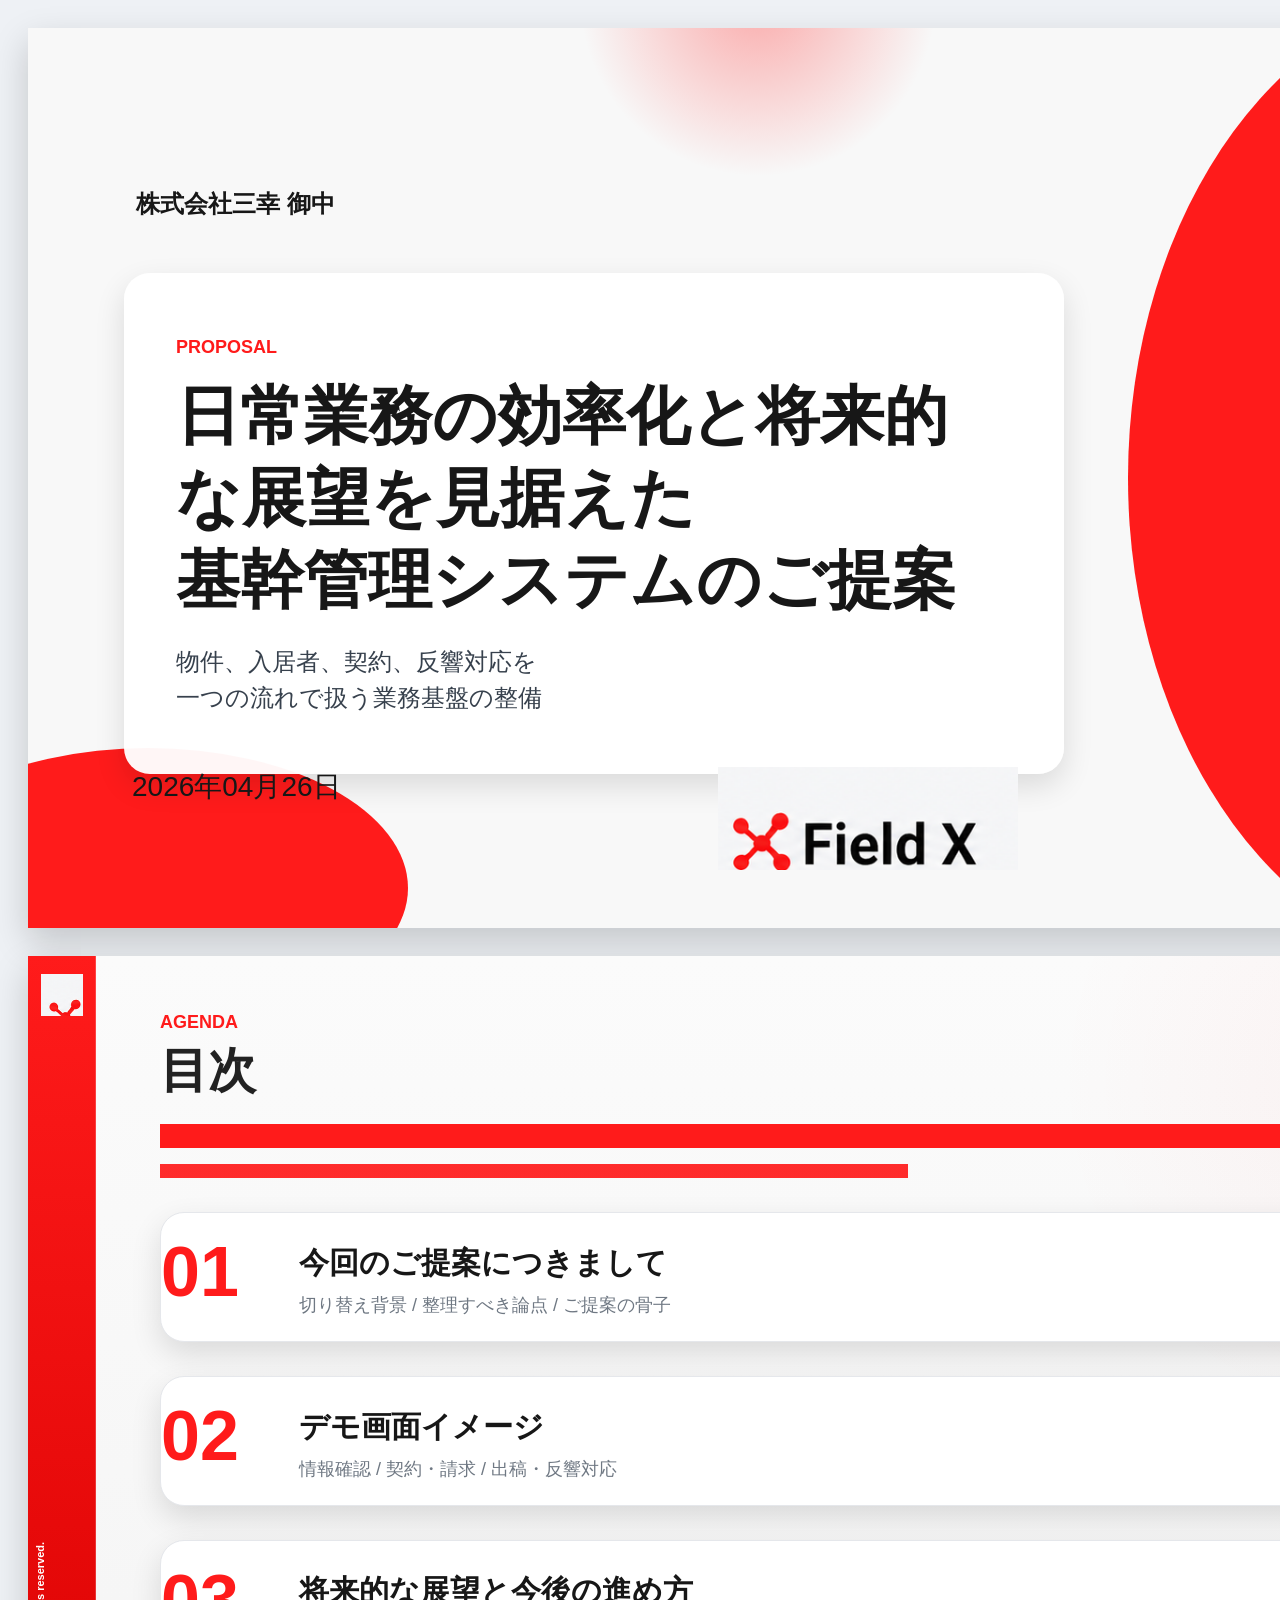
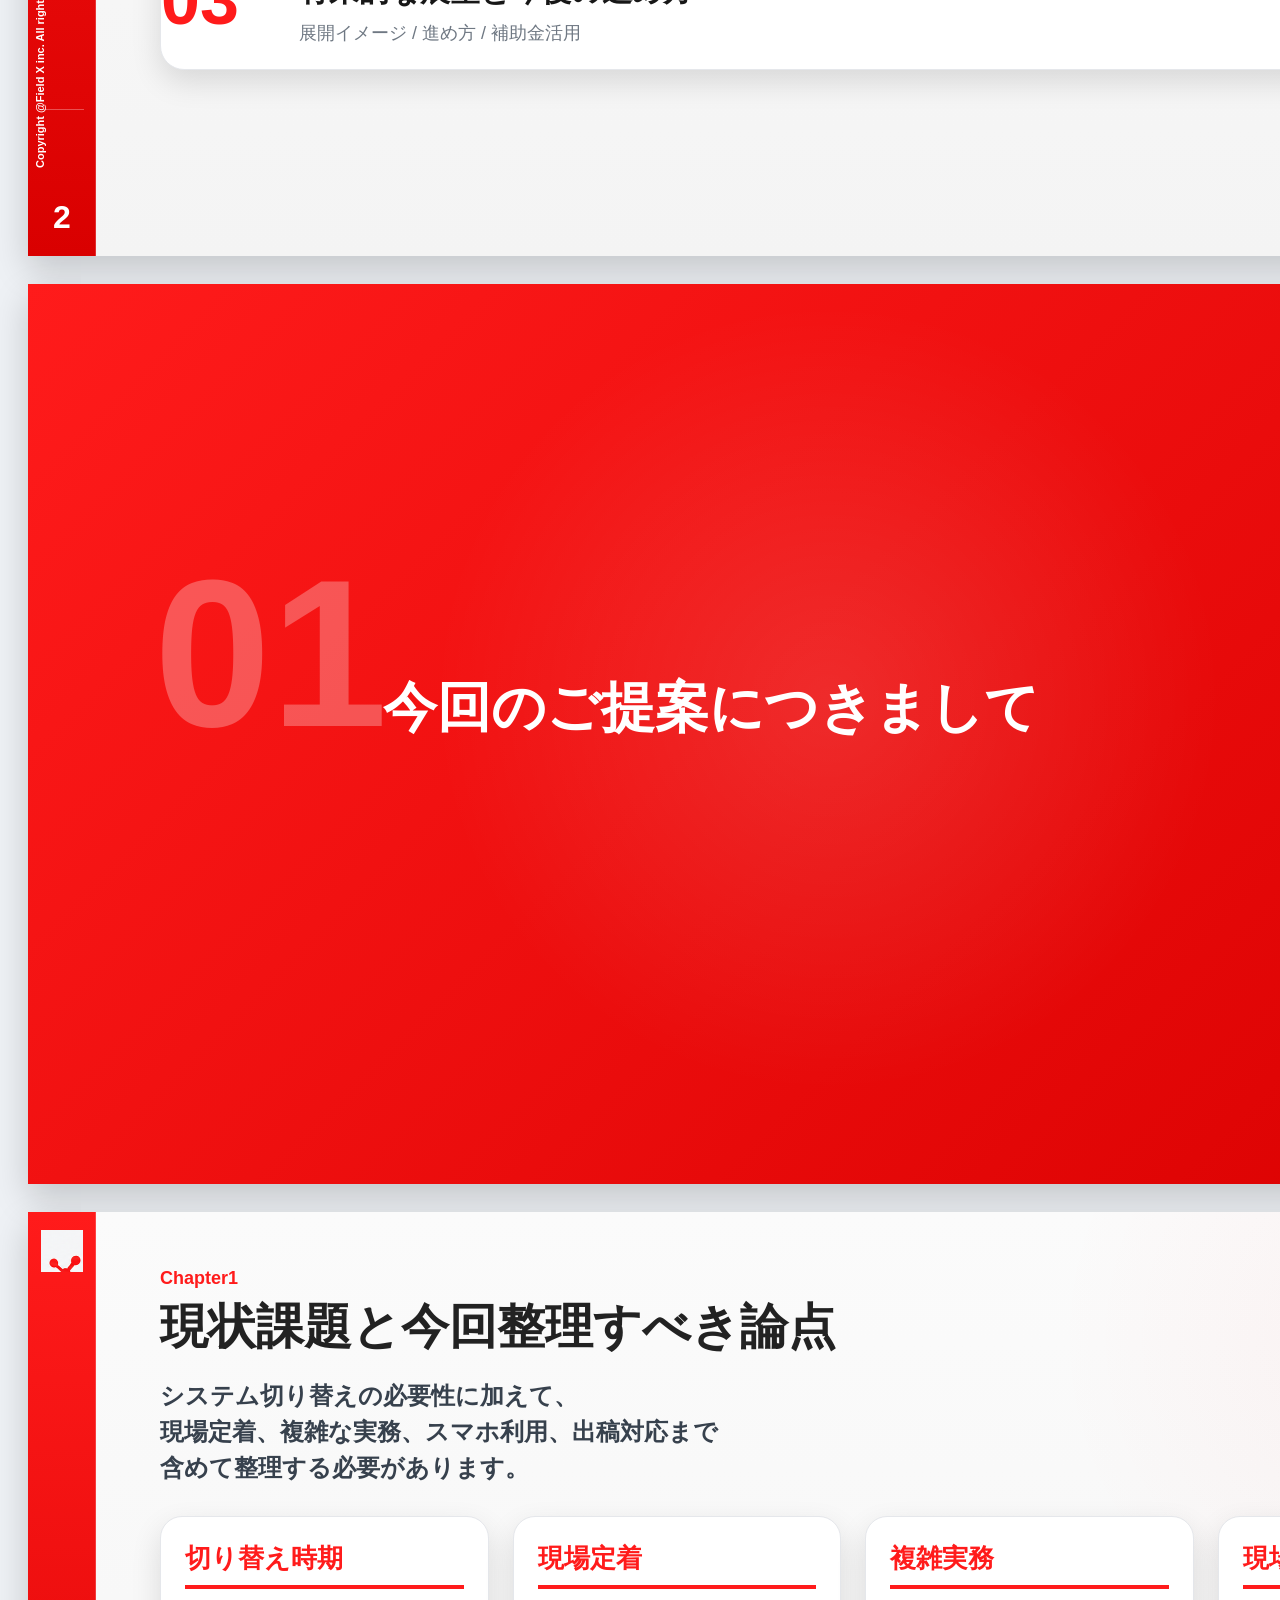
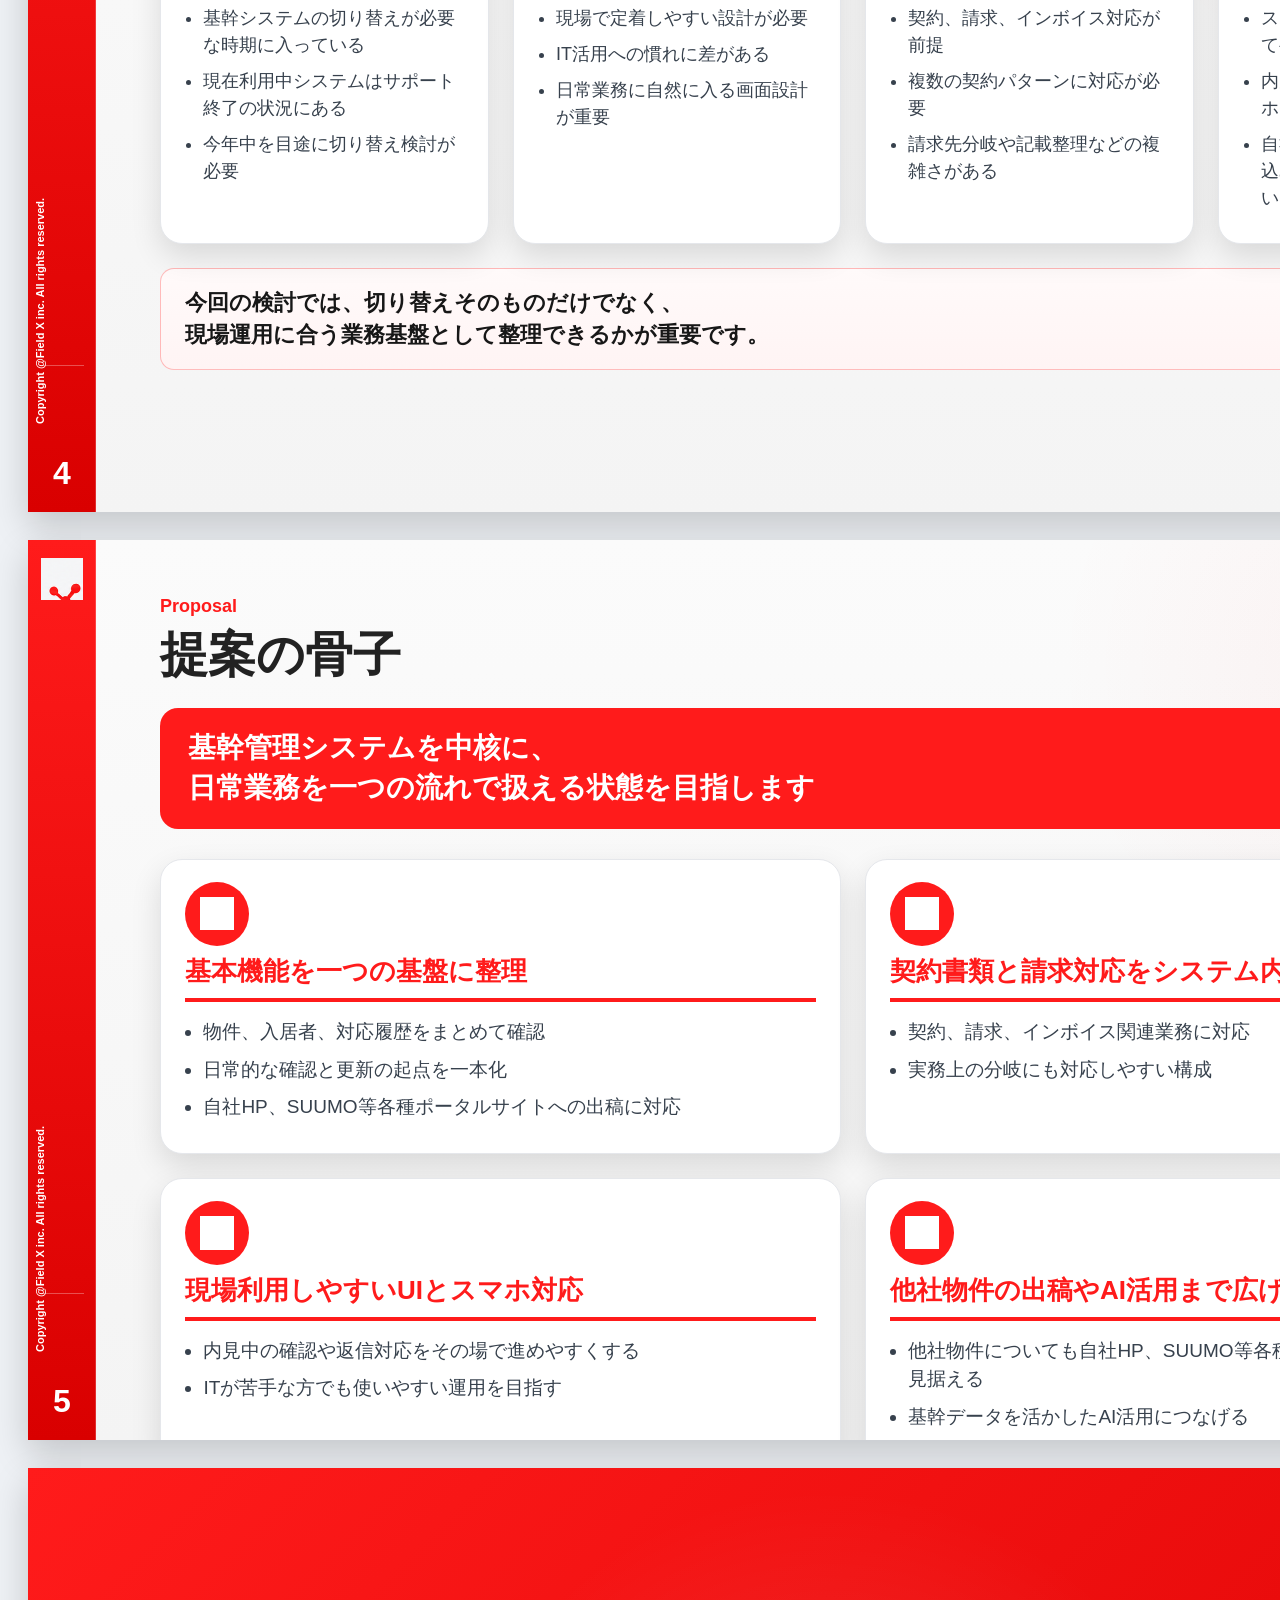
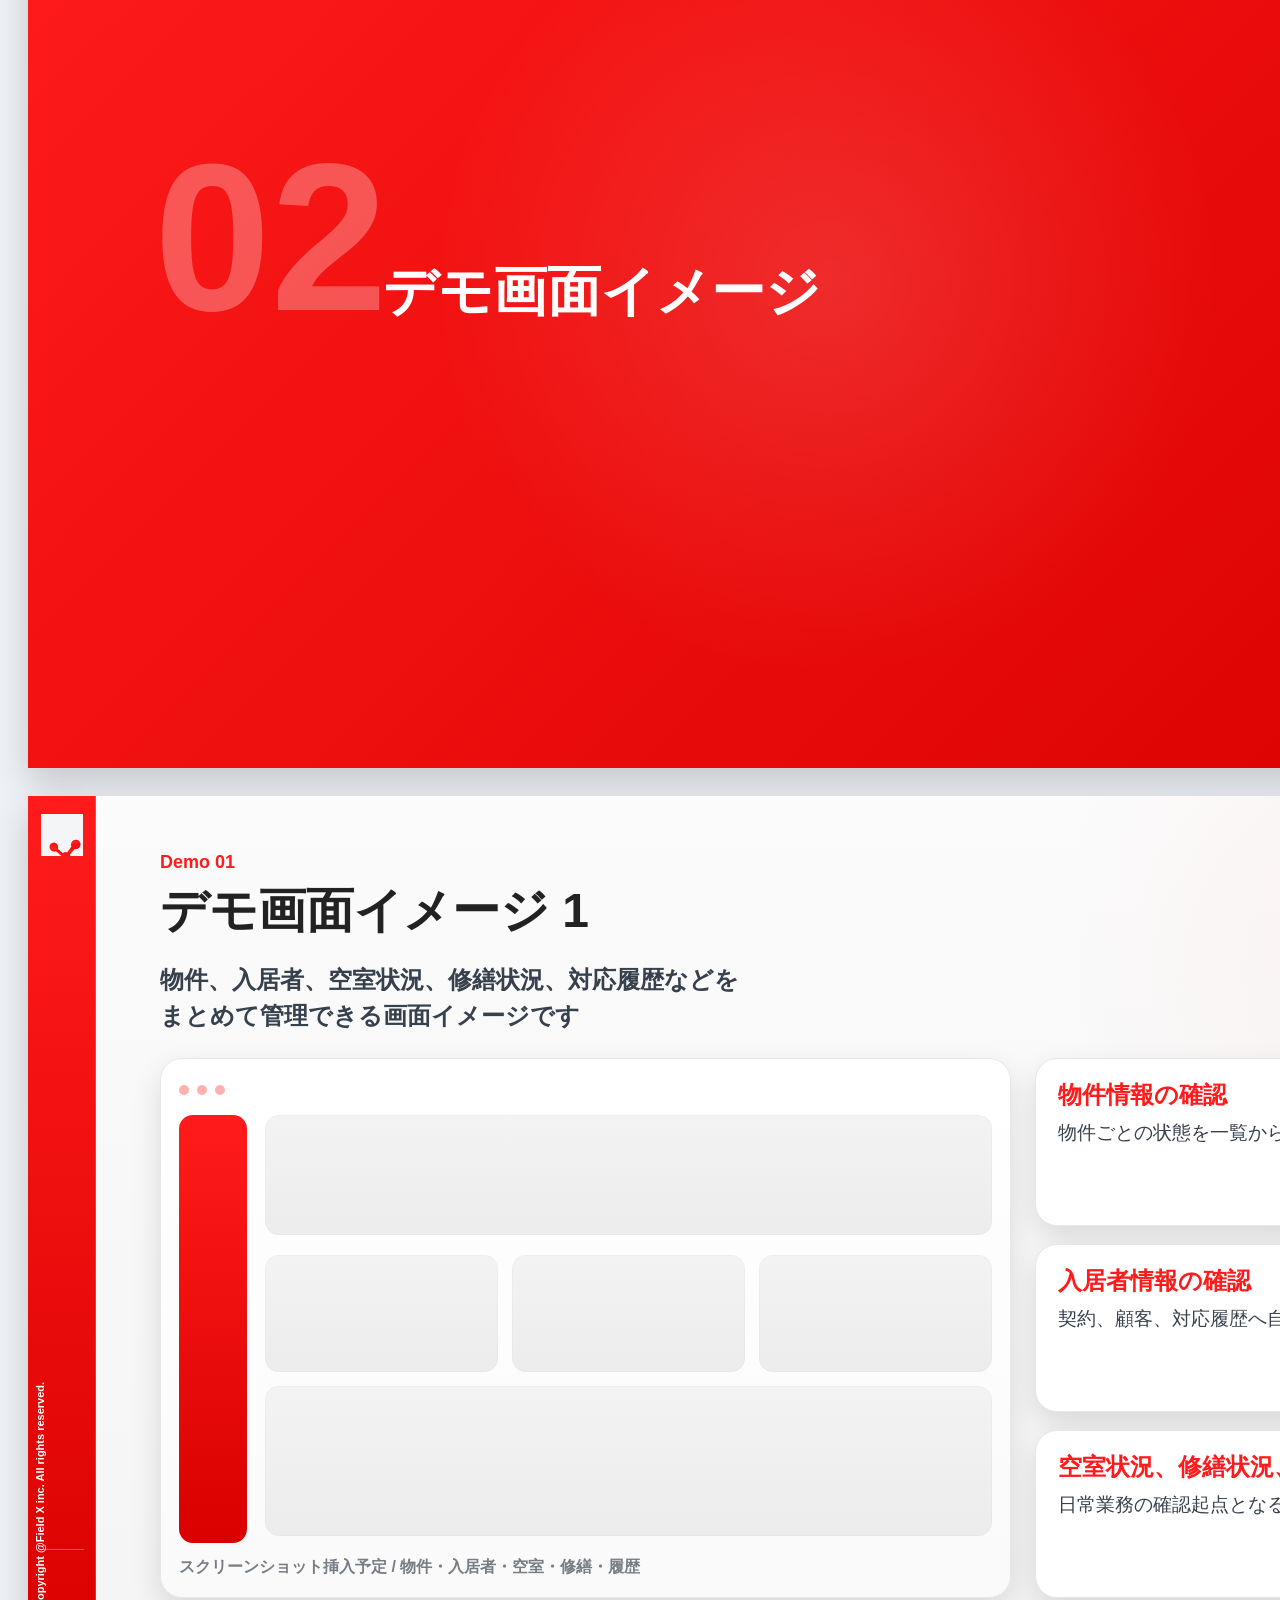
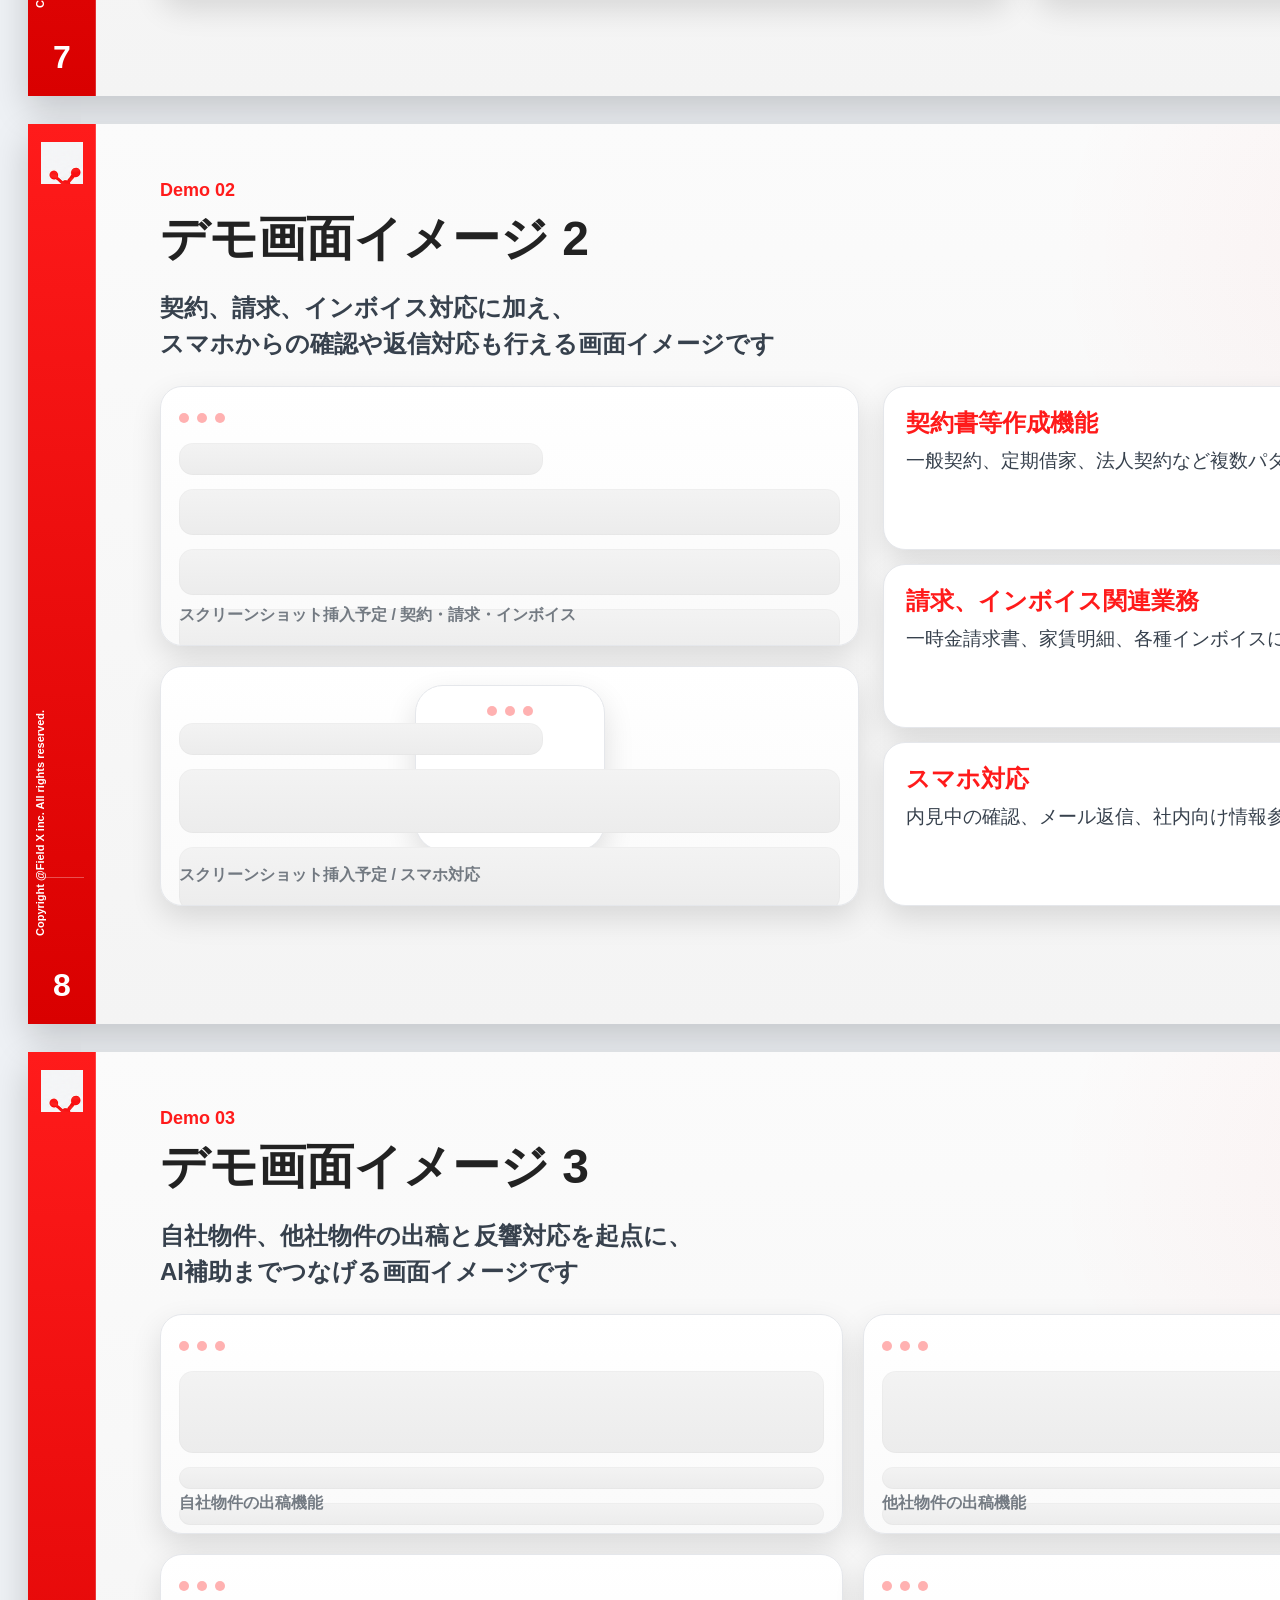
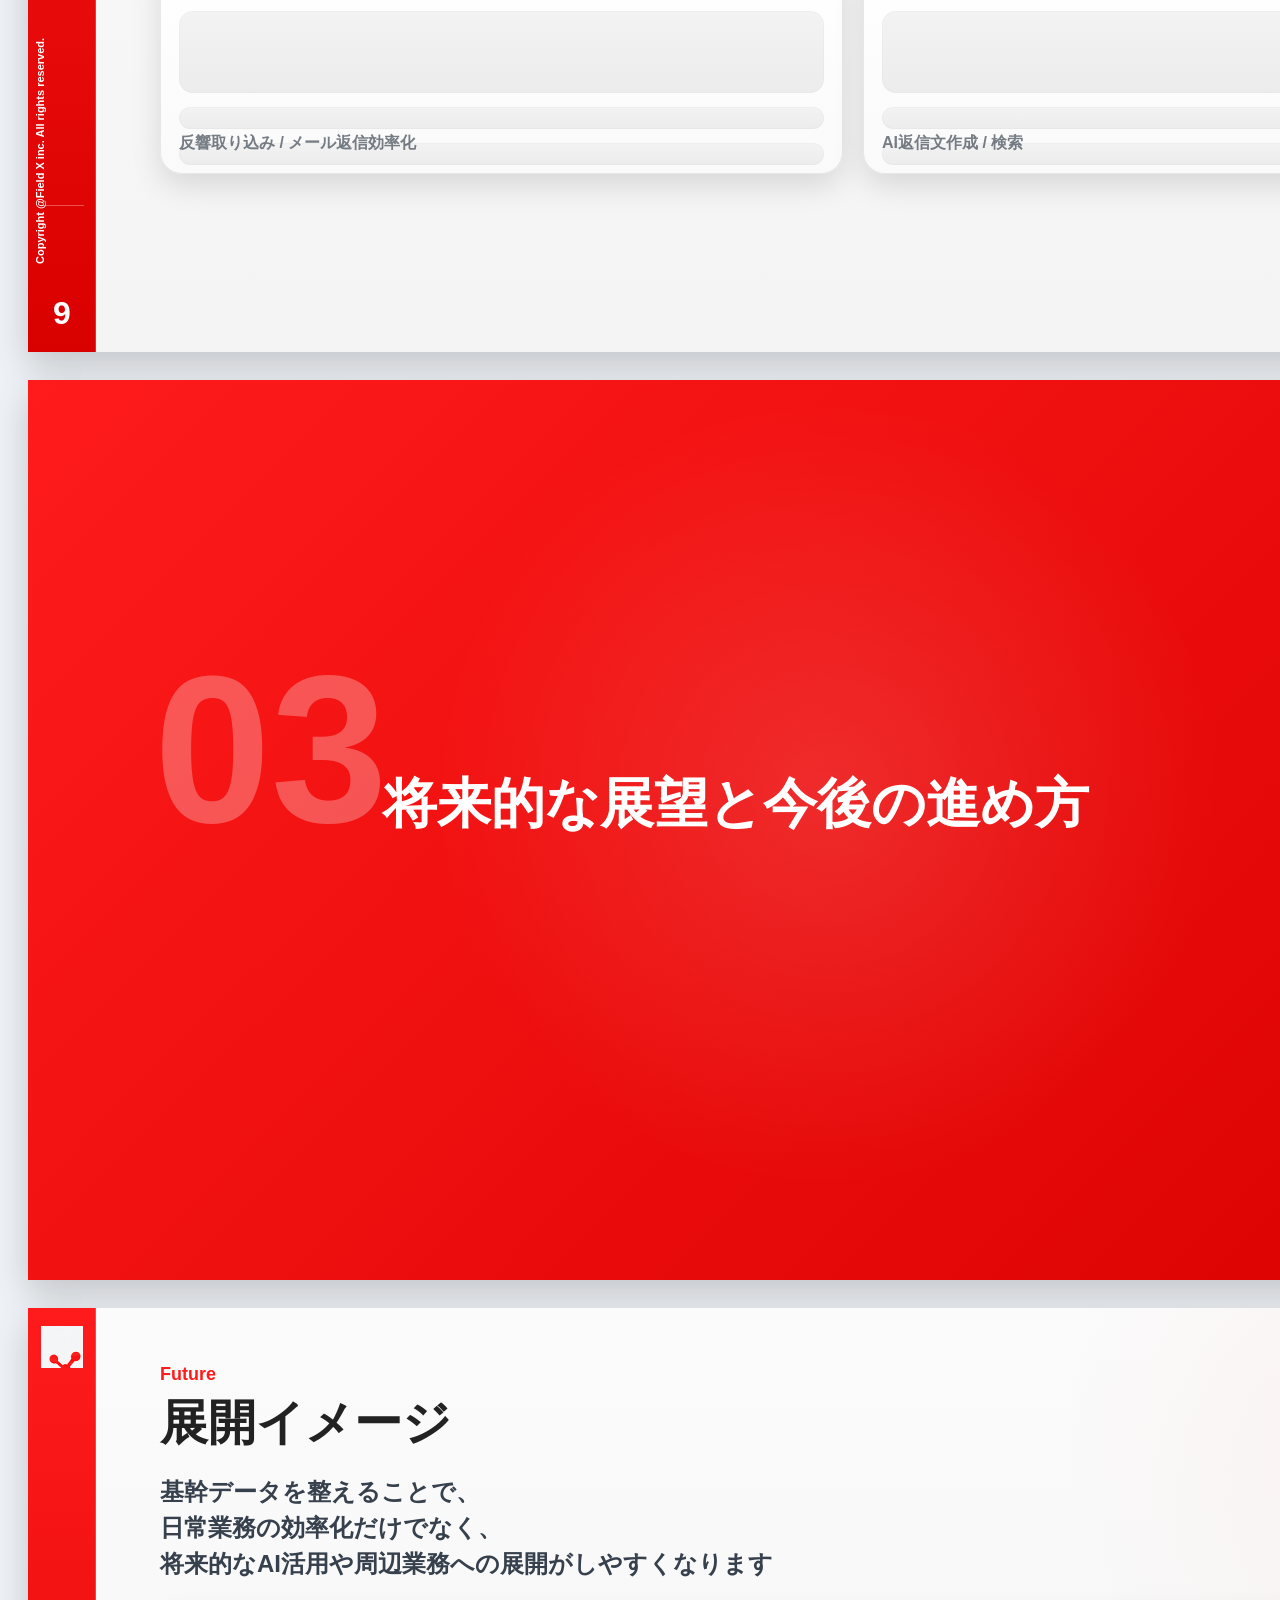
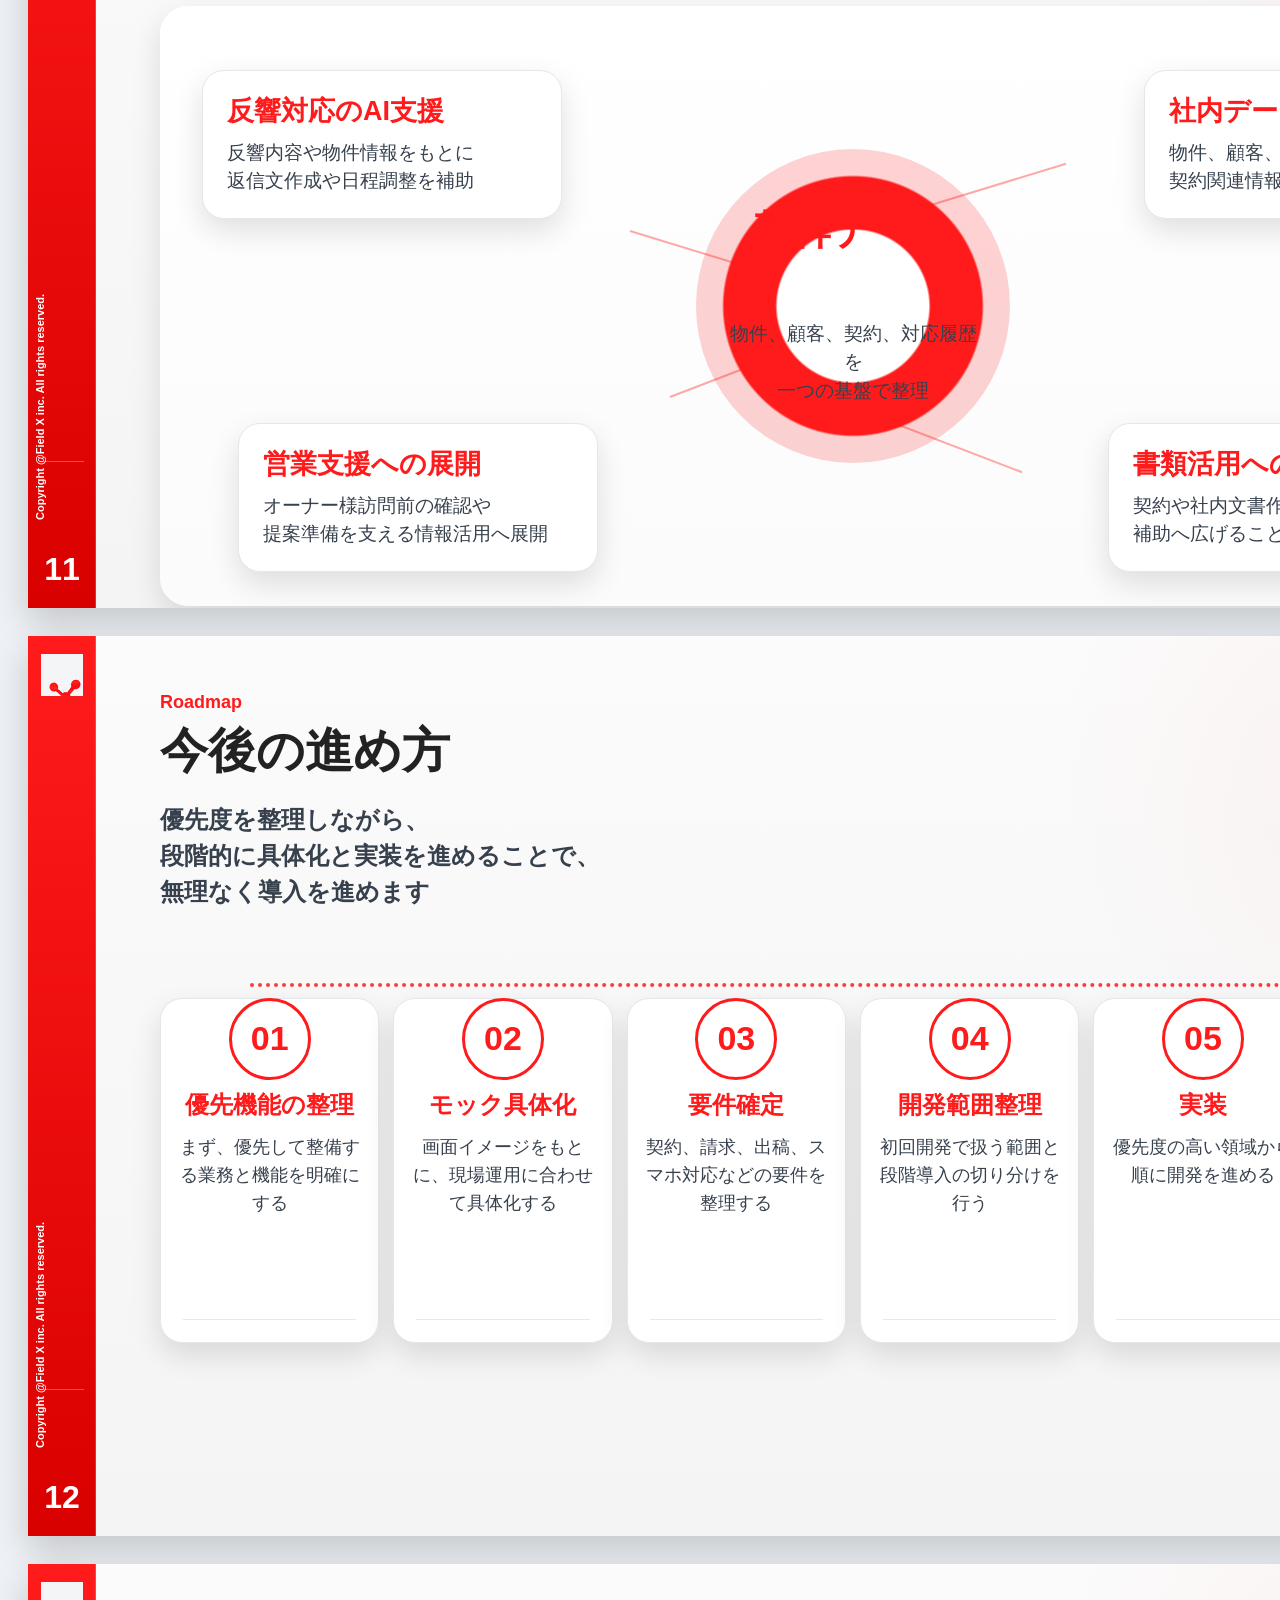
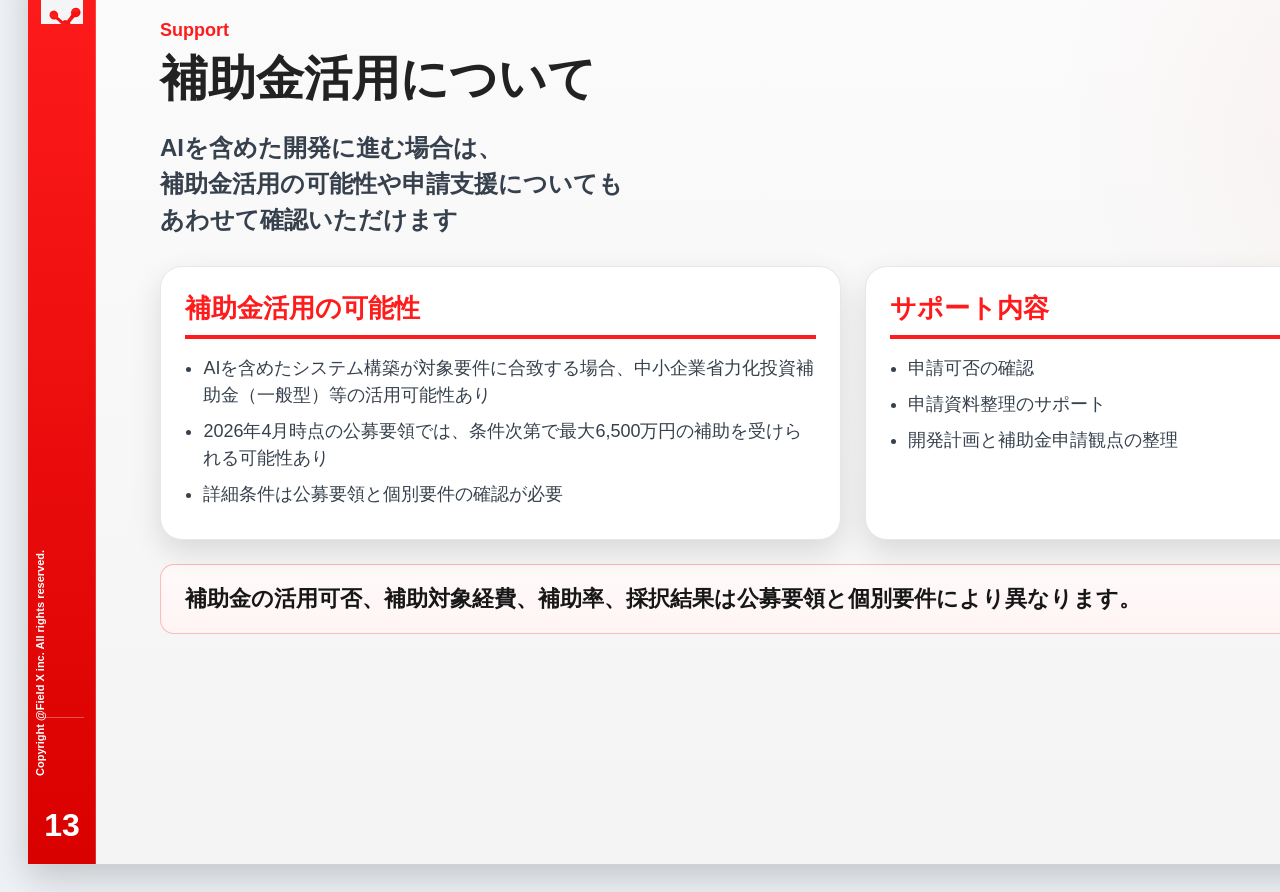
<file: html_deck/index.html>
<!doctype html>
<html lang="ja">
  <head>
    <meta charset="utf-8" />
    <meta name="viewport" content="width=device-width, initial-scale=1" />
    <title>株式会社三幸 基幹管理システム ご提案資料</title>
    <link rel="stylesheet" href="./styles.css" />
  </head>
  <body>
    <main class="deck">
      <section class="slide cover">
        <div class="cover-shape cover-shape-right"></div>
        <div class="cover-shape cover-shape-top"></div>
        <div class="cover-shape cover-shape-bottom"></div>
        <p class="cover-client">株式会社三幸 御中</p>
        <div class="cover-panel">
          <p class="cover-eyebrow">Proposal</p>
          <h1>
            日常業務の効率化と将来的な展望を見据えた<br />
            基幹管理システムのご提案
          </h1>
          <p class="cover-subtitle">
            物件、入居者、契約、反響対応を<br />
            一つの流れで扱う業務基盤の整備
          </p>
        </div>
        <p class="cover-date">2026年04月26日</p>
        <img class="cover-logo" src="./assets/fieldx_logo_full.png" alt="Field X" />
      </section>

      <section class="slide agenda">
        <aside class="side-rail">
          <img class="rail-logo" src="./assets/fieldx_mark.png" alt="" />
          <span class="rail-copy">Copyright @Field X inc. All rights reserved.</span>
          <span class="page-no">2</span>
        </aside>
        <div class="slide-inner">
          <p class="kicker">AGENDA</p>
          <h2>目次</h2>
          <div class="agenda-topband">
            <span></span>
            <span></span>
          </div>
          <div class="agenda-list clean">
            <article class="agenda-item">
              <b>01</b>
              <div>
                <h3>今回のご提案につきまして</h3>
                <p>切り替え背景 / 整理すべき論点 / ご提案の骨子</p>
              </div>
            </article>
            <article class="agenda-item">
              <b>02</b>
              <div>
                <h3>デモ画面イメージ</h3>
                <p>情報確認 / 契約・請求 / 出稿・反響対応</p>
              </div>
            </article>
            <article class="agenda-item">
              <b>03</b>
              <div>
                <h3>将来的な展望と今後の進め方</h3>
                <p>展開イメージ / 進め方 / 補助金活用</p>
              </div>
            </article>
          </div>
        </div>
      </section>

      <section class="slide divider">
        <div class="divider-inner">
          <b>01</b>
          <h2>今回のご提案につきまして</h2>
        </div>
      </section>

      <section class="slide standard context">
        <aside class="side-rail">
          <img class="rail-logo" src="./assets/fieldx_mark.png" alt="" />
          <span class="rail-copy">Copyright @Field X inc. All rights reserved.</span>
          <span class="page-no">4</span>
        </aside>
        <div class="slide-inner">
          <p class="section-label">Chapter1</p>
          <h2>現状課題と今回整理すべき論点</h2>
          <p class="lead">
            システム切り替えの必要性に加えて、<br />
            現場定着、複雑な実務、スマホ利用、出稿対応まで<br />
            含めて整理する必要があります。
          </p>
          <div class="card-grid four-up compact">
            <article class="info-card">
              <h3>切り替え時期</h3>
              <ul>
                <li>基幹システムの切り替えが必要な時期に入っている</li>
                <li>現在利用中システムはサポート終了の状況にある</li>
                <li>今年中を目途に切り替え検討が必要</li>
              </ul>
            </article>
            <article class="info-card">
              <h3>現場定着</h3>
              <ul>
                <li>現場で定着しやすい設計が必要</li>
                <li>IT活用への慣れに差がある</li>
                <li>日常業務に自然に入る画面設計が重要</li>
              </ul>
            </article>
            <article class="info-card">
              <h3>複雑実務</h3>
              <ul>
                <li>契約、請求、インボイス対応が前提</li>
                <li>複数の契約パターンに対応が必要</li>
                <li>請求先分岐や記載整理などの複雑さがある</li>
              </ul>
            </article>
            <article class="info-card">
              <h3>現場運用要件</h3>
              <ul>
                <li>スマホ対応や出稿業務まで含めて要件整理が必要</li>
                <li>内見中の確認や返信対応をスマホで行いたいニーズがある</li>
                <li>自社物件出稿や問い合わせ取り込みも日常業務として発生している</li>
              </ul>
            </article>
          </div>
          <div class="message-strip">
            今回の検討では、切り替えそのものだけでなく、<br />
            現場運用に合う業務基盤として整理できるかが重要です。
          </div>
        </div>
      </section>

      <section class="slide standard proposal">
        <aside class="side-rail">
          <img class="rail-logo" src="./assets/fieldx_mark.png" alt="" />
          <span class="rail-copy">Copyright @Field X inc. All rights reserved.</span>
          <span class="page-no">5</span>
        </aside>
        <div class="slide-inner">
          <p class="section-label">Proposal</p>
          <h2>提案の骨子</h2>
          <div class="headline">
            基幹管理システムを中核に、<br />
            日常業務を一つの流れで扱える状態を目指します
          </div>
          <div class="card-grid two-by-two">
            <article class="info-card feature">
              <div class="feature-icon">
                <img src="./assets/proposal_icon_01.png" alt="" />
              </div>
              <h3>基本機能を一つの基盤に整理</h3>
              <ul>
                <li>物件、入居者、対応履歴をまとめて確認</li>
                <li>日常的な確認と更新の起点を一本化</li>
                <li>自社HP、SUUMO等各種ポータルサイトへの出稿に対応</li>
              </ul>
            </article>
            <article class="info-card feature">
              <div class="feature-icon">
                <img src="./assets/proposal_icon_02.png" alt="" />
              </div>
              <h3>契約書類と請求対応をシステム内で扱う</h3>
              <ul>
                <li>契約、請求、インボイス関連業務に対応</li>
                <li>実務上の分岐にも対応しやすい構成</li>
              </ul>
            </article>
            <article class="info-card feature">
              <div class="feature-icon">
                <img src="./assets/proposal_icon_03.png" alt="" />
              </div>
              <h3>現場利用しやすいUIとスマホ対応</h3>
              <ul>
                <li>内見中の確認や返信対応をその場で進めやすくする</li>
                <li>ITが苦手な方でも使いやすい運用を目指す</li>
              </ul>
            </article>
            <article class="info-card feature">
              <div class="feature-icon">
                <img src="./assets/proposal_icon_04.png" alt="" />
              </div>
              <h3>他社物件の出稿やAI活用まで広げられる拡張性</h3>
              <ul>
                <li>他社物件についても自社HP、SUUMO等各種ポータルサイトへの出稿を見据える</li>
                <li>基幹データを活かしたAI活用につなげる</li>
              </ul>
            </article>
          </div>
          <div class="message-strip">
            今回のご提案は、必要機能の実装に加え、<br />
            日常業務全体を整理し直すための基幹整備です。
          </div>
        </div>
      </section>

      <section class="slide divider">
        <div class="divider-inner">
          <b>02</b>
          <h2>デモ画面イメージ</h2>
        </div>
      </section>

      <section class="slide standard demo">
        <aside class="side-rail">
          <img class="rail-logo" src="./assets/fieldx_mark.png" alt="" />
          <span class="rail-copy">Copyright @Field X inc. All rights reserved.</span>
          <span class="page-no">7</span>
        </aside>
        <div class="slide-inner">
          <p class="section-label">Demo 01</p>
          <h2>デモ画面イメージ 1</h2>
          <p class="lead">
            物件、入居者、空室状況、修繕状況、対応履歴などを<br />
            まとめて管理できる画面イメージです
          </p>
          <div class="demo-layout demo-layout-large">
            <div class="placeholder-shell placeholder-large" data-screenshot-slot="property">
              <div class="placeholder-toolbar">
                <span></span><span></span><span></span>
              </div>
              <div class="placeholder-app sidebar"></div>
              <div class="placeholder-content dashboard">
                <div class="skeleton hero"></div>
                <div class="skeleton-grid">
                  <div class="skeleton card"></div>
                  <div class="skeleton card"></div>
                  <div class="skeleton card"></div>
                </div>
                <div class="skeleton table"></div>
              </div>
              <div class="placeholder-label">スクリーンショット挿入予定 / 物件・入居者・空室・修繕・履歴</div>
            </div>
            <div class="callout-list">
              <article class="callout-card">
                <h3>物件情報の確認</h3>
                <p>物件ごとの状態を一覧から把握</p>
              </article>
              <article class="callout-card">
                <h3>入居者情報の確認</h3>
                <p>契約、顧客、対応履歴へ自然に接続</p>
              </article>
              <article class="callout-card">
                <h3>空室状況、修繕状況、対応履歴の確認</h3>
                <p>日常業務の確認起点となる一覧、詳細画面</p>
              </article>
            </div>
          </div>
        </div>
      </section>

      <section class="slide standard demo">
        <aside class="side-rail">
          <img class="rail-logo" src="./assets/fieldx_mark.png" alt="" />
          <span class="rail-copy">Copyright @Field X inc. All rights reserved.</span>
          <span class="page-no">8</span>
        </aside>
        <div class="slide-inner">
          <p class="section-label">Demo 02</p>
          <h2>デモ画面イメージ 2</h2>
          <p class="lead">
            契約、請求、インボイス対応に加え、<br />
            スマホからの確認や返信対応も行える画面イメージです
          </p>
          <div class="demo-layout demo-layout-split">
            <div class="placeholder-stack">
              <div class="placeholder-shell" data-screenshot-slot="contract">
                <div class="placeholder-toolbar">
                  <span></span><span></span><span></span>
                </div>
                <div class="placeholder-content form">
                  <div class="skeleton title"></div>
                  <div class="skeleton row"></div>
                  <div class="skeleton row"></div>
                  <div class="skeleton row"></div>
                  <div class="skeleton row"></div>
                </div>
                <div class="placeholder-label">スクリーンショット挿入予定 / 契約・請求・インボイス</div>
              </div>
              <div class="placeholder-shell mobile-shell" data-screenshot-slot="mobile">
                <div class="placeholder-phone">
                  <div class="placeholder-toolbar phone">
                    <span></span><span></span><span></span>
                  </div>
                  <div class="placeholder-content mobile">
                    <div class="skeleton title"></div>
                    <div class="skeleton card"></div>
                    <div class="skeleton card"></div>
                  </div>
                </div>
                <div class="placeholder-label">スクリーンショット挿入予定 / スマホ対応</div>
              </div>
            </div>
            <div class="callout-list dense">
              <article class="callout-card">
                <h3>契約書等作成機能</h3>
                <p>一般契約、定期借家、法人契約など複数パターンに対応</p>
              </article>
              <article class="callout-card">
                <h3>請求、インボイス関連業務</h3>
                <p>一時金請求書、家賃明細、各種インボイスに対応</p>
              </article>
              <article class="callout-card">
                <h3>スマホ対応</h3>
                <p>内見中の確認、メール返信、社内向け情報参照</p>
              </article>
            </div>
          </div>
        </div>
      </section>

      <section class="slide standard demo">
        <aside class="side-rail">
          <img class="rail-logo" src="./assets/fieldx_mark.png" alt="" />
          <span class="rail-copy">Copyright @Field X inc. All rights reserved.</span>
          <span class="page-no">9</span>
        </aside>
        <div class="slide-inner">
          <p class="section-label">Demo 03</p>
          <h2>デモ画面イメージ 3</h2>
          <p class="lead">
            自社物件、他社物件の出稿と反響対応を起点に、<br />
            AI補助までつなげる画面イメージです
          </p>
          <div class="placeholder-grid four">
            <div class="placeholder-shell mini" data-screenshot-slot="publishOwn"><div class="placeholder-toolbar"><span></span><span></span><span></span></div><div class="placeholder-content mini"><div class="skeleton hero"></div><div class="skeleton row"></div><div class="skeleton row"></div></div><div class="placeholder-label">自社物件の出稿機能</div></div>
            <div class="placeholder-shell mini" data-screenshot-slot="publishOther"><div class="placeholder-toolbar"><span></span><span></span><span></span></div><div class="placeholder-content mini"><div class="skeleton hero"></div><div class="skeleton row"></div><div class="skeleton row"></div></div><div class="placeholder-label">他社物件の出稿機能</div></div>
            <div class="placeholder-shell mini" data-screenshot-slot="responseMail"><div class="placeholder-toolbar"><span></span><span></span><span></span></div><div class="placeholder-content mini"><div class="skeleton hero"></div><div class="skeleton row"></div><div class="skeleton row"></div></div><div class="placeholder-label">反響取り込み / メール返信効率化</div></div>
            <div class="placeholder-shell mini" data-screenshot-slot="aiAssist"><div class="placeholder-toolbar"><span></span><span></span><span></span></div><div class="placeholder-content mini"><div class="skeleton hero"></div><div class="skeleton row"></div><div class="skeleton row"></div></div><div class="placeholder-label">AI返信文作成 / 検索</div></div>
          </div>
        </div>
      </section>

      <section class="slide divider">
        <div class="divider-inner">
          <b>03</b>
          <h2>将来的な展望と今後の進め方</h2>
        </div>
      </section>

      <section class="slide standard future">
        <aside class="side-rail">
          <img class="rail-logo" src="./assets/fieldx_mark.png" alt="" />
          <span class="rail-copy">Copyright @Field X inc. All rights reserved.</span>
          <span class="page-no">11</span>
        </aside>
        <div class="slide-inner">
          <p class="section-label">Future</p>
          <h2>展開イメージ</h2>
          <p class="lead">
            基幹データを整えることで、<br />
            日常業務の効率化だけでなく、<br />
            将来的なAI活用や周辺業務への展開がしやすくなります
          </p>
          <div class="future-map">
            <div class="future-hub">
              <strong>基幹データ</strong>
              <span>物件、顧客、契約、対応履歴を<br />一つの基盤で整理</span>
            </div>
            <article class="future-card future-a">
              <h3>反響対応のAI支援</h3>
              <p>反響内容や物件情報をもとに<br />返信文作成や日程調整を補助</p>
            </article>
            <article class="future-card future-b">
              <h3>社内データ横断検索</h3>
              <p>物件、顧客、対応履歴、<br />契約関連情報を横断して確認</p>
            </article>
            <article class="future-card future-c">
              <h3>営業支援への展開</h3>
              <p>オーナー様訪問前の確認や<br />提案準備を支える情報活用へ展開</p>
            </article>
            <article class="future-card future-d">
              <h3>書類活用への展開</h3>
              <p>契約や社内文書作成の<br />補助へ広げることができる</p>
            </article>
            <span class="future-line line-a"></span>
            <span class="future-line line-b"></span>
            <span class="future-line line-c"></span>
            <span class="future-line line-d"></span>
          </div>
        </div>
      </section>

      <section class="slide standard roadmap">
        <aside class="side-rail">
          <img class="rail-logo" src="./assets/fieldx_mark.png" alt="" />
          <span class="rail-copy">Copyright @Field X inc. All rights reserved.</span>
          <span class="page-no">12</span>
        </aside>
        <div class="slide-inner">
          <p class="section-label">Roadmap</p>
          <h2>今後の進め方</h2>
          <p class="lead">
            優先度を整理しながら、<br />
            段階的に具体化と実装を進めることで、<br />
            無理なく導入を進めます
          </p>
          <div class="roadmap-steps">
            <article class="roadmap-step">
              <b>01</b>
              <h3>優先機能の整理</h3>
              <p>まず、優先して整備する業務と機能を明確にする</p>
            </article>
            <article class="roadmap-step">
              <b>02</b>
              <h3>モック具体化</h3>
              <p>画面イメージをもとに、現場運用に合わせて具体化する</p>
            </article>
            <article class="roadmap-step">
              <b>03</b>
              <h3>要件確定</h3>
              <p>契約、請求、出稿、スマホ対応などの要件を整理する</p>
            </article>
            <article class="roadmap-step">
              <b>04</b>
              <h3>開発範囲整理</h3>
              <p>初回開発で扱う範囲と段階導入の切り分けを行う</p>
            </article>
            <article class="roadmap-step">
              <b>05</b>
              <h3>実装</h3>
              <p>優先度の高い領域から順に開発を進める</p>
            </article>
            <article class="roadmap-step">
              <b>06</b>
              <h3>定着</h3>
              <p>現場利用を見ながら改善を重ねる</p>
            </article>
          </div>
        </div>
      </section>

      <section class="slide standard subsidy">
        <aside class="side-rail">
          <img class="rail-logo" src="./assets/fieldx_mark.png" alt="" />
          <span class="rail-copy">Copyright @Field X inc. All rights reserved.</span>
          <span class="page-no">13</span>
        </aside>
        <div class="slide-inner">
          <p class="section-label">Support</p>
          <h2>補助金活用について</h2>
          <p class="lead">
            AIを含めた開発に進む場合は、<br />
            補助金活用の可能性や申請支援についても<br />
            あわせて確認いただけます
          </p>
          <div class="subsidy-grid">
            <article class="info-card subsidy-card">
              <h3>補助金活用の可能性</h3>
              <ul>
                <li>AIを含めたシステム構築が対象要件に合致する場合、中小企業省力化投資補助金（一般型）等の活用可能性あり</li>
                <li>2026年4月時点の公募要領では、条件次第で最大6,500万円の補助を受けられる可能性あり</li>
                <li>詳細条件は公募要領と個別要件の確認が必要</li>
              </ul>
            </article>
            <article class="info-card subsidy-card">
              <h3>サポート内容</h3>
              <ul>
                <li>申請可否の確認</li>
                <li>申請資料整理のサポート</li>
                <li>開発計画と補助金申請観点の整理</li>
              </ul>
            </article>
          </div>
          <div class="subsidy-note">
            補助金の活用可否、補助対象経費、補助率、採択結果は公募要領と個別要件により異なります。
          </div>
        </div>
      </section>
    </main>
    <script src="./screenshots.js"></script>
    <script src="./screenshot-slots.js"></script>
  </body>
</html>
</file>
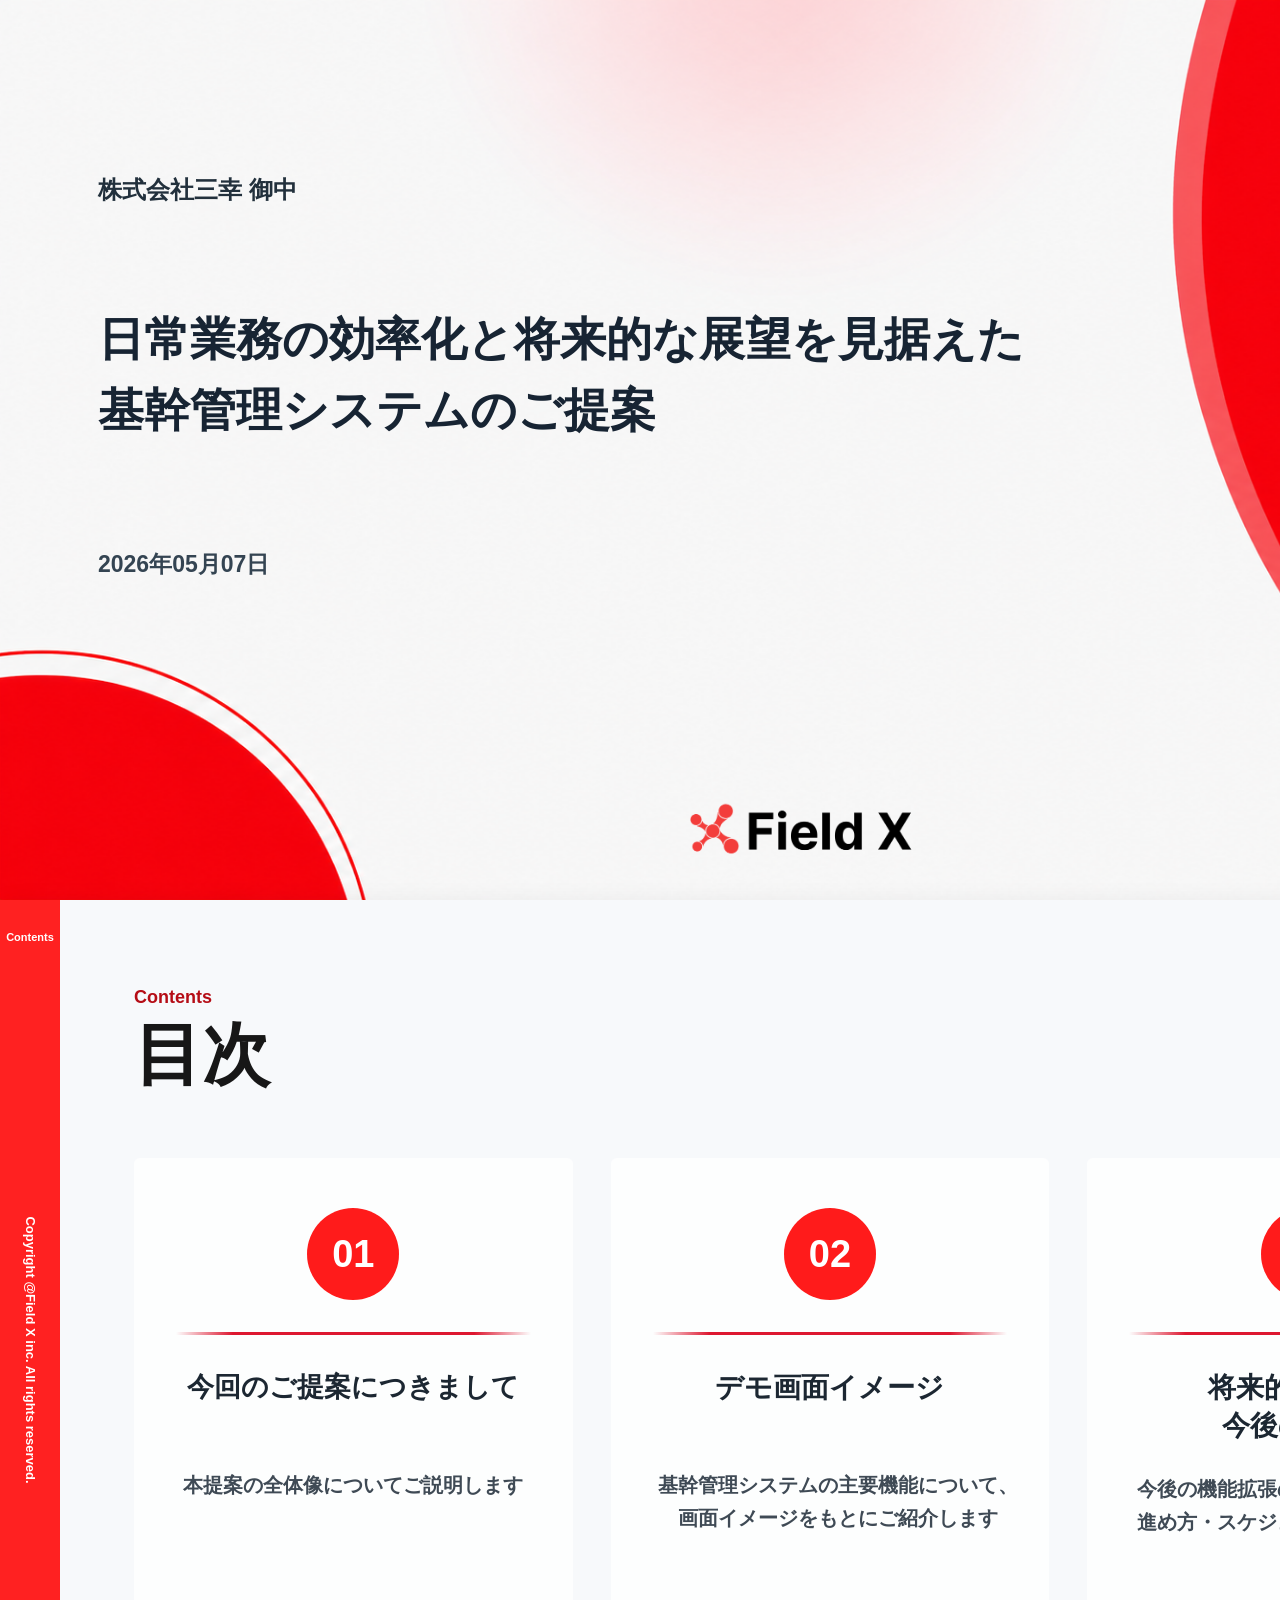
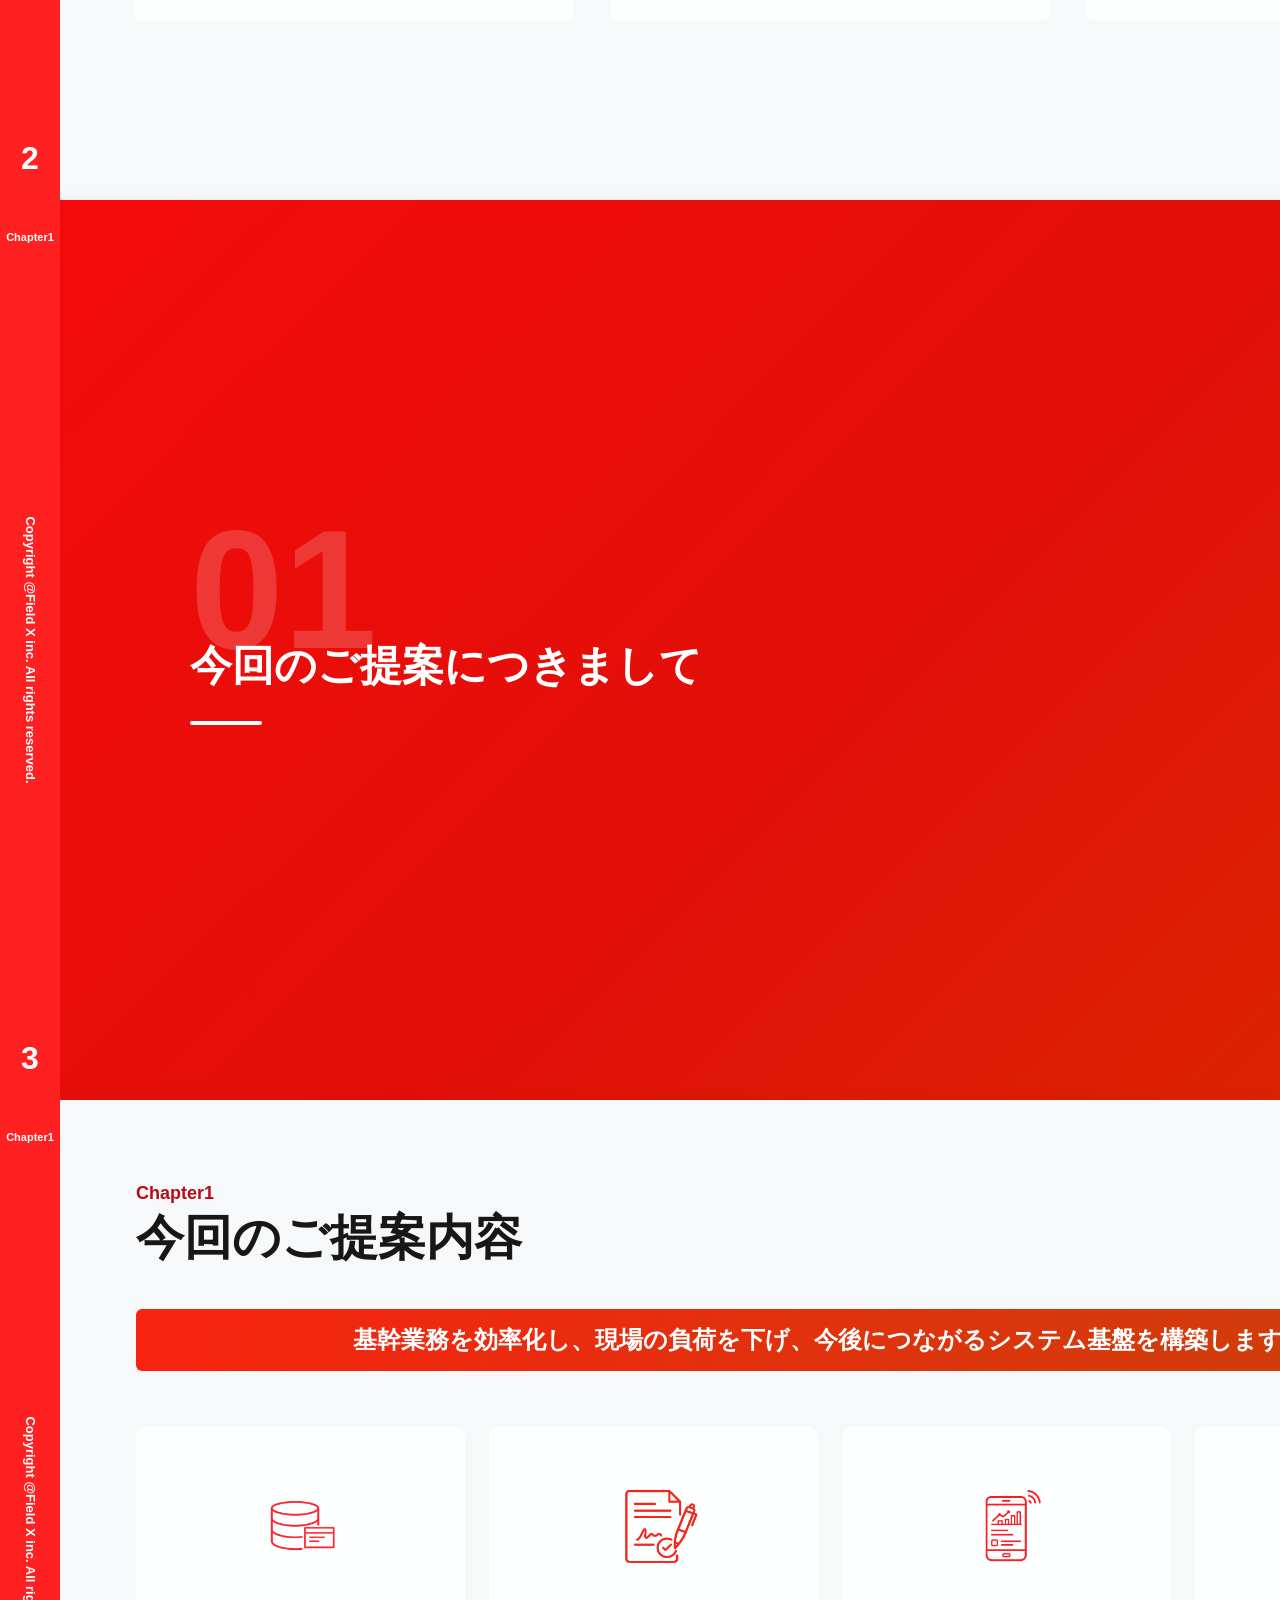
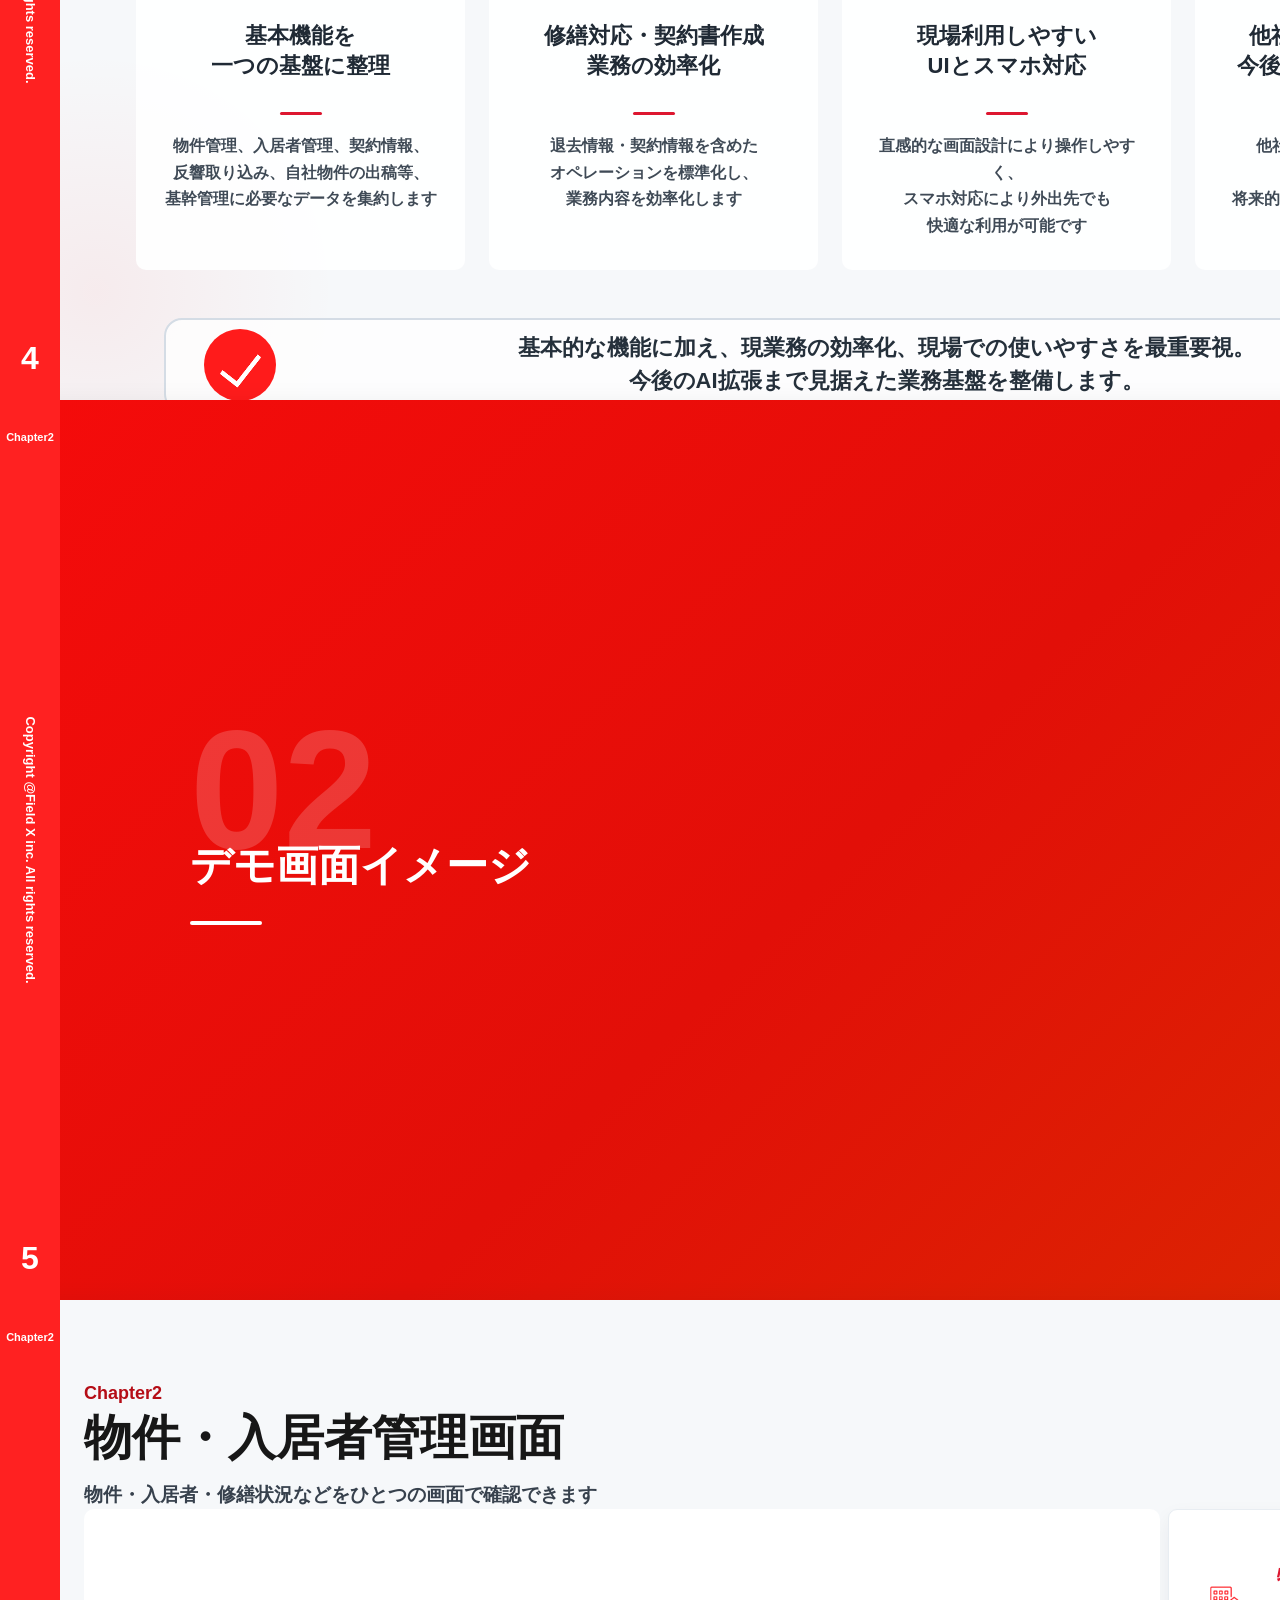
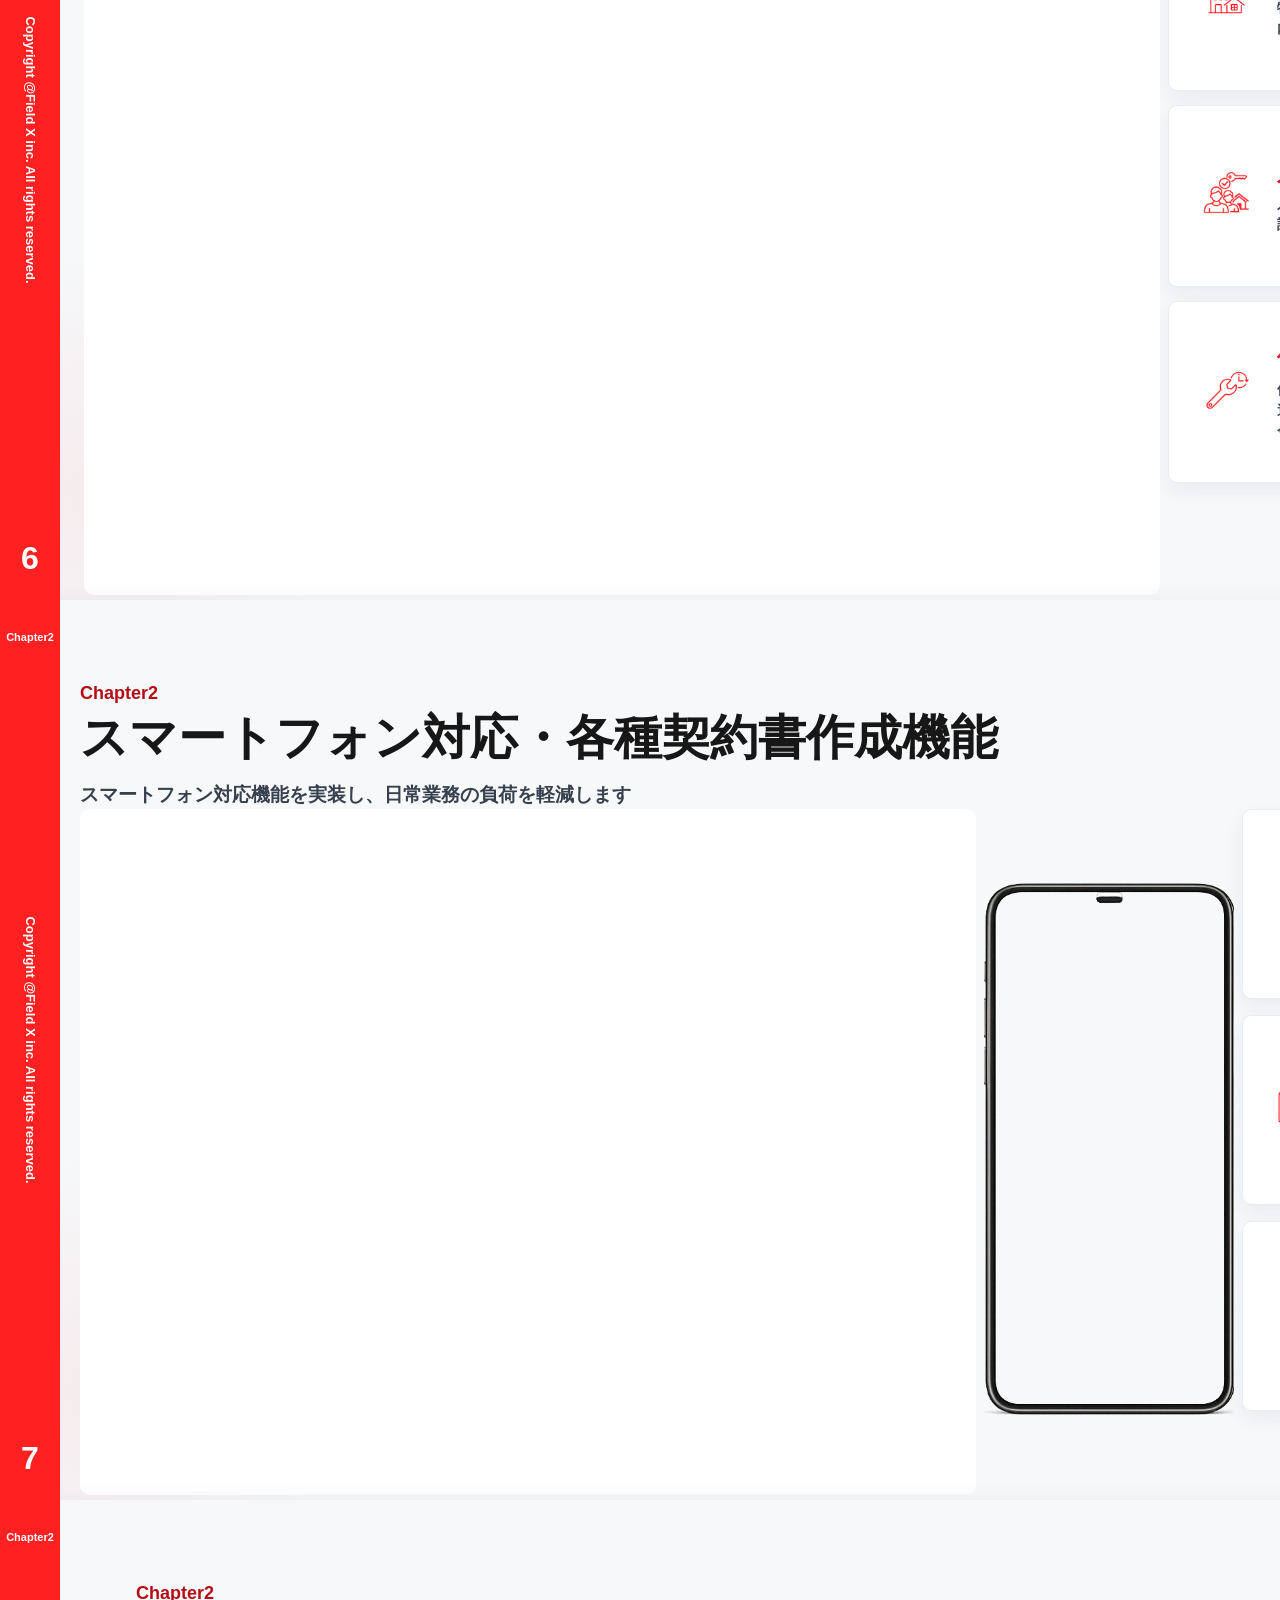
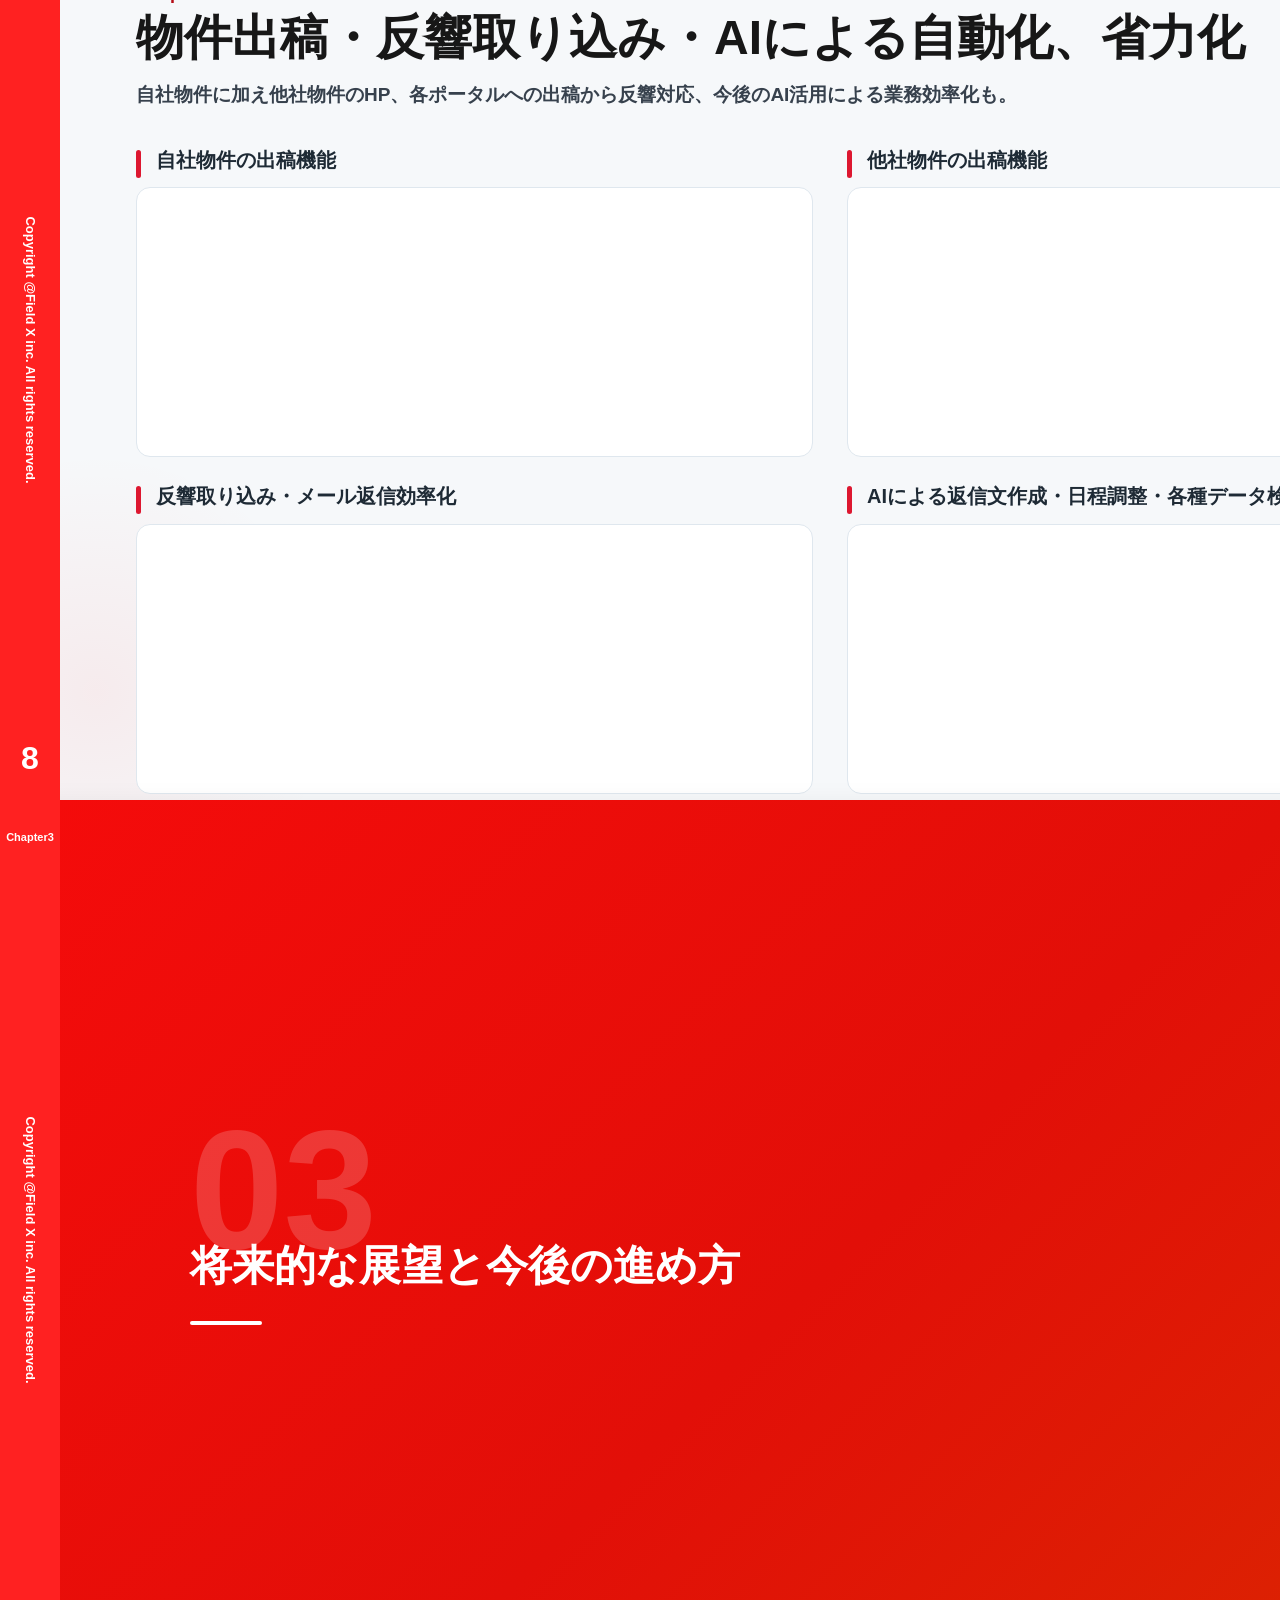
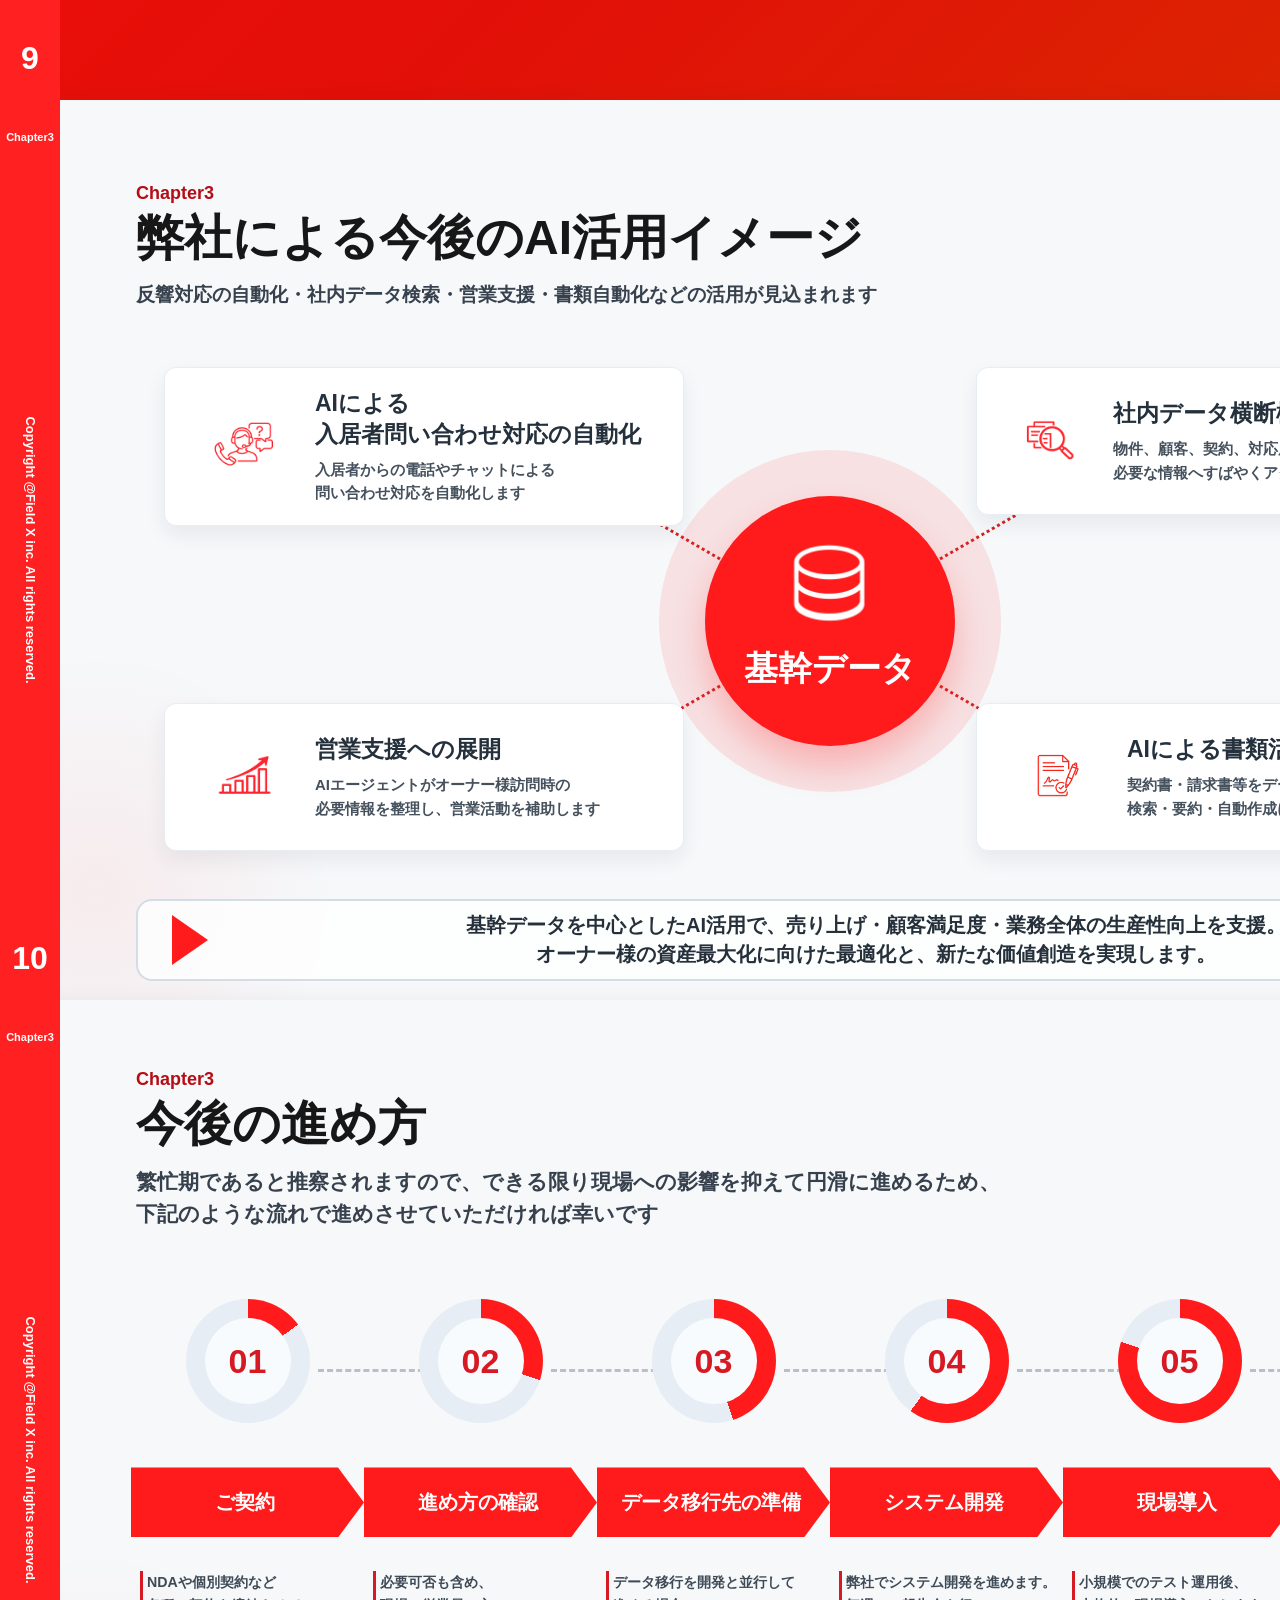
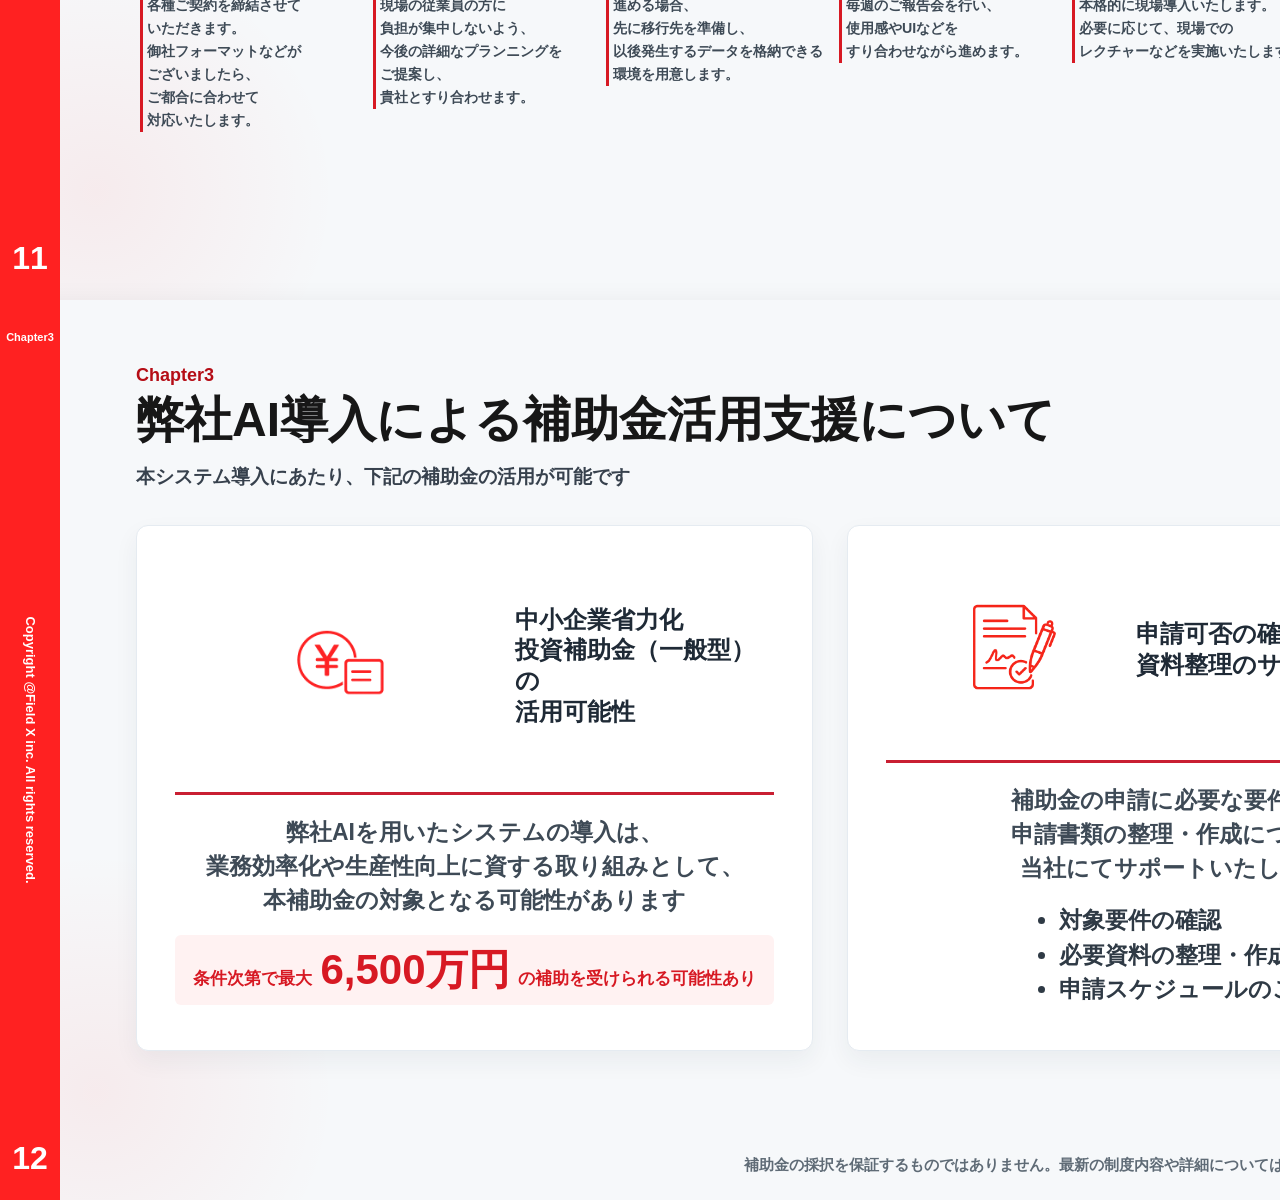
<file: rebuild_html/index.html>
<!doctype html>
<html lang="ja">
<head>
  <meta charset="utf-8">
  <meta name="viewport" content="width=device-width, initial-scale=1">
  <title>基幹管理システムのご提案 | Field X</title>
  <link rel="stylesheet" href="./styles.css">
</head>
<body>
  <main class="deck">
    <section class="slide cover">
      <img class="cover-bg" src="./assets/cover_bg_decorative_horizontal.png" alt="">
      <div class="cover-copy">
        <p class="recipient">株式会社三幸 御中</p>
        <h1>日常業務の効率化と将来的な展望を見据えた<br>基幹管理システムのご提案</h1>
        <p class="date">2026年05月07日</p>
      </div>
      <img class="cover-logo" src="./assets/fieldx.png" alt="Field X">
    </section>

    <section class="slide contents">
      <aside class="sidebar">
        <span class="side-chapter">Contents</span>
        <span class="side-copy">Copyright @Field X inc. All rights reserved.</span>
        <span class="side-page">2</span>
      </aside>
      <div class="slide-inner">
        <p class="eyebrow">Contents</p>
        <h2>目次</h2>
        <div class="agenda-grid">
          <article class="agenda-card">
            <div class="agenda-no">01</div>
            <div class="agenda-line"></div>
            <h3>今回のご提案につきまして</h3>
            <p>本提案の全体像についてご説明します</p>
          </article>
          <article class="agenda-card">
            <div class="agenda-no">02</div>
            <div class="agenda-line"></div>
            <h3>デモ画面イメージ</h3>
            <p class="agenda-demo-copy"><span>基幹管理システムの主要機能について、</span><br>画面イメージをもとにご紹介します</p>
          </article>
          <article class="agenda-card">
            <div class="agenda-no">03</div>
            <div class="agenda-line"></div>
            <h3>将来的な展望と<br>今後の進め方</h3>
            <p>今後の機能拡張の方向性と導入までの進め方・スケジュールをご案内します</p>
          </article>
        </div>
      </div>
    </section>

    <section class="slide divider">
      <aside class="sidebar">
        <span class="side-chapter">Chapter1</span>
        <span class="side-copy">Copyright @Field X inc. All rights reserved.</span>
        <span class="side-page">3</span>
      </aside>
      <div class="divider-copy">
        <span class="divider-no">01</span>
        <h2>今回のご提案につきまして</h2>
        <div class="divider-rule"></div>
      </div>
    </section>

    <section class="slide body-slide proposal">
      <aside class="sidebar">
        <span class="side-chapter">Chapter1</span>
        <span class="side-copy">Copyright @Field X inc. All rights reserved.</span>
        <span class="side-page">4</span>
      </aside>
      <div class="slide-inner">
        <p class="eyebrow">Chapter1</p>
        <h2>今回のご提案内容</h2>
        <div class="message-bar">基幹業務を効率化し、現場の負荷を下げ、今後につながるシステム基盤を構築します。</div>
        <div class="proposal-grid">
          <article class="feature-card">
            <img src="./assets/icon_database_redline.png" alt="">
            <h3>基本機能を<br>一つの基盤に整理</h3>
            <span></span>
            <p>物件管理、入居者管理、契約情報、<br>反響取り込み、自社物件の出稿等、<br>基幹管理に必要なデータを集約します</p>
          </article>
          <article class="feature-card">
            <img src="./assets/icon_contract_document.png" alt="">
            <h3>修繕対応・契約書作成<br>業務の効率化</h3>
            <span></span>
            <p>退去情報・契約情報を含めた<br>オペレーションを標準化し、<br>業務内容を効率化します</p>
          </article>
          <article class="feature-card">
            <img src="./assets/icon_smartphone.png" alt="">
            <h3>現場利用しやすい<br>UIとスマホ対応</h3>
            <span></span>
            <p>直感的な画面設計により操作しやすく、<br>スマホ対応により外出先でも<br>快適な利用が可能です</p>
          </article>
          <article class="feature-card">
            <img src="./assets/icon_growth_chart.png" alt="">
            <h3>他社物件の出稿機能・<br>今後のAI活用への拡張性</h3>
            <span></span>
            <p>他社物件の出稿機能を備え、<br>AIによる自動化など、<br>将来的な拡張にも柔軟に対応します</p>
          </article>
        </div>
        <div class="bottom-message">
          <div class="checkmark">✓</div>
          <p>基本的な機能に加え、現業務の効率化、現場での使いやすさを最重要視。<br>今後のAI拡張まで見据えた業務基盤を整備します。</p>
        </div>
      </div>
    </section>

    <section class="slide divider">
      <aside class="sidebar">
        <span class="side-chapter">Chapter2</span>
        <span class="side-copy">Copyright @Field X inc. All rights reserved.</span>
        <span class="side-page">5</span>
      </aside>
      <div class="divider-copy">
        <span class="divider-no">02</span>
        <h2>デモ画面イメージ</h2>
        <div class="divider-rule"></div>
      </div>
    </section>

    <section class="slide body-slide demo demo-property">
      <aside class="sidebar">
        <span class="side-chapter">Chapter2</span>
        <span class="side-copy">Copyright @Field X inc. All rights reserved.</span>
        <span class="side-page">6</span>
      </aside>
      <div class="slide-inner">
        <p class="eyebrow">Chapter2</p>
        <h2>物件・入居者管理画面</h2>
        <p class="lead">物件・入居者・修繕状況などをひとつの画面で確認できます</p>
        <div class="demo-layout">
          <div class="screen-frame" data-screenshot-slot="property">
            <img src="./assets/mock_placeholder_desktop.png" alt="">
          </div>
          <div class="callout-stack">
            <article class="callout-card">
              <img src="./assets/icon_building.png" alt="">
              <div>
                <h3>物件情報の確認</h3>
                <p>物件情報、空室状況、契約状況を確認し、<br>内見可否の確認もできます</p>
              </div>
            </article>
            <article class="callout-card">
              <img src="./assets/icon_people.png" alt="">
              <div>
                <h3>入居者情報の確認</h3>
                <p>入居者情報や契約内容、契約書、<br>請求情報等を確認できます</p>
              </div>
            </article>
            <article class="callout-card">
              <img src="./assets/icon_wrench.png" alt="">
              <div>
                <h3><span class="nowrap">修繕・対応履歴の確認</span></h3>
                <p>修繕アラートにより対応漏れを防ぎ、<br>過去の対応履歴を参考にした<br>今後の対応案も提示します。</p>
              </div>
            </article>
          </div>
        </div>
        <p class="note">※ 画面イメージは開発中のものであり、実際の仕様とは異なる場合があります。</p>
      </div>
    </section>

    <section class="slide body-slide demo demo-mobile">
      <aside class="sidebar">
        <span class="side-chapter">Chapter2</span>
        <span class="side-copy">Copyright @Field X inc. All rights reserved.</span>
        <span class="side-page">7</span>
      </aside>
      <div class="slide-inner">
        <p class="eyebrow">Chapter2</p>
        <h2>スマートフォン対応・各種契約書作成機能</h2>
        <p class="lead">スマートフォン対応機能を実装し、日常業務の負荷を軽減します</p>
        <div class="mobile-layout">
          <div class="screen-frame desktop-small" data-screenshot-slot="contract">
            <img src="./assets/mock_placeholder_desktop.png" alt="">
          </div>
          <div class="phone-frame" data-screenshot-slot="mobile">
            <img src="./assets/smartphone_frame.png" alt="">
          </div>
          <div class="callout-stack">
            <article class="callout-card">
              <img src="./assets/icon_contract_document.png" alt="">
              <div>
                <h3>契約書等作成機能</h3>
                <p>契約書・更新書などを<br>システム上で作成・出力し、<br>テンプレート管理で正確に対応します。</p>
              </div>
            </article>
            <article class="callout-card">
              <img src="./assets/icon_yen_invoice.png" alt="">
              <div>
              <h3><span class="nowrap">各種インボイス書類</span>・<br>請求・明細の管理</h3>
                <p>請求書や明細に関する情報を<br>一元管理し、自動作成も対応できる仕様です。</p>
              </div>
            </article>
            <article class="callout-card">
              <img src="./assets/icon_smartphone.png" alt="">
              <div>
                <h3>スマホ対応</h3>
                <p>スマートフォンで物件情報を参照可能。<br>外出先でも各種情報の閲覧が可能です</p>
              </div>
            </article>
          </div>
        </div>
      </div>
    </section>

    <section class="slide body-slide demo-grid-slide">
      <aside class="sidebar">
        <span class="side-chapter">Chapter2</span>
        <span class="side-copy">Copyright @Field X inc. All rights reserved.</span>
        <span class="side-page">8</span>
      </aside>
      <div class="slide-inner">
        <p class="eyebrow">Chapter2</p>
        <h2>物件出稿・反響取り込み・AIによる自動化、省力化</h2>
        <p class="lead">自社物件に加え他社物件のHP、各ポータルへの出稿から反響対応、今後のAI活用による業務効率化も。</p>
        <div class="placeholder-grid">
          <article>
            <h3>自社物件の出稿機能</h3>
            <div class="empty-panel" data-screenshot-slot="publishOwn"></div>
          </article>
          <article>
            <h3>他社物件の出稿機能</h3>
            <div class="empty-panel" data-screenshot-slot="publishOther"></div>
          </article>
          <article>
            <h3>反響取り込み・メール返信効率化</h3>
            <div class="empty-panel" data-screenshot-slot="responseMail"></div>
          </article>
          <article>
            <h3>AIによる返信文作成・日程調整・各種データ検索</h3>
            <div class="empty-panel" data-screenshot-slot="aiAssist"></div>
          </article>
        </div>
      </div>
    </section>

    <section class="slide divider">
      <aside class="sidebar">
        <span class="side-chapter">Chapter3</span>
        <span class="side-copy">Copyright @Field X inc. All rights reserved.</span>
        <span class="side-page">9</span>
      </aside>
      <div class="divider-copy">
        <span class="divider-no">03</span>
        <h2>将来的な展望と今後の進め方</h2>
        <div class="divider-rule"></div>
      </div>
    </section>

    <section class="slide body-slide ai-slide">
      <aside class="sidebar">
        <span class="side-chapter">Chapter3</span>
        <span class="side-copy">Copyright @Field X inc. All rights reserved.</span>
        <span class="side-page">10</span>
      </aside>
      <div class="slide-inner">
        <p class="eyebrow">Chapter3</p>
        <h2>弊社による今後のAI活用イメージ</h2>
        <p class="lead">反響対応の自動化・社内データ検索・営業支援・書類自動化などの活用が見込まれます</p>
        <div class="hub-stage">
          <div class="connector c1"></div>
          <div class="connector c2"></div>
          <div class="connector c3"></div>
          <div class="connector c4"></div>
          <article class="hub-card hub-card-left top">
            <img src="./assets/icon_headset_chat.png" alt="">
            <div>
              <h3>AIによる<br>入居者問い合わせ対応の自動化</h3>
              <p>入居者からの電話やチャットによる<br>問い合わせ対応を自動化します</p>
            </div>
          </article>
          <article class="hub-card hub-card-left bottom">
            <img src="./assets/icon_growth_chart.png" alt="">
            <div>
              <h3>営業支援への展開</h3>
              <p>AIエージェントがオーナー様訪問時の<br>必要情報を整理し、営業活動を補助します</p>
            </div>
          </article>
          <div class="hub">
            <img src="./assets/hub_database_white.png" alt="">
            <strong>基幹データ</strong>
          </div>
          <article class="hub-card hub-card-right top">
            <img src="./assets/icon_search.png" alt="">
            <div>
              <h3>社内データ横断検索</h3>
              <p>物件、顧客、契約、対応履歴などを横断検索し、<br>必要な情報へすばやくアクセスできます</p>
            </div>
          </article>
          <article class="hub-card hub-card-right bottom">
            <img src="./assets/icon_contract_document.png" alt="">
            <div>
              <h3>AIによる書類活用・自動化</h3>
              <p>契約書・請求書等をデータ化し、<br>検索・要約・自動作成に活用します</p>
            </div>
          </article>
        </div>
        <div class="ai-bottom-message">
          <div class="play-triangle"></div>
          <p>基幹データを中心としたAI活用で、売り上げ・顧客満足度・業務全体の生産性向上を支援。<br>オーナー様の資産最大化に向けた最適化と、新たな価値創造を実現します。</p>
        </div>
      </div>
    </section>

    <section class="slide body-slide roadmap-slide">
      <aside class="sidebar">
        <span class="side-chapter">Chapter3</span>
        <span class="side-copy">Copyright @Field X inc. All rights reserved.</span>
        <span class="side-page">11</span>
      </aside>
      <div class="slide-inner">
        <p class="eyebrow">Chapter3</p>
        <h2>今後の進め方</h2>
        <p class="lead">繁忙期であると推察されますので、できる限り現場への影響を抑えて円滑に進めるため、<br>下記のような流れで進めさせていただければ幸いです</p>
        <div class="roadmap">
          <article class="road-step" style="--progress:15%;">
            <div class="ring"><span>01</span></div>
            <h3>ご契約</h3>
          <p>NDAや個別契約など<br>各種ご契約を締結させて<br>いただきます。<br>御社フォーマットなどが<br>ございましたら、ご都合に合わせて<br>対応いたします。</p>
          </article>
          <article class="road-step" style="--progress:30%;">
            <div class="ring"><span>02</span></div>
            <h3>進め方の確認</h3>
            <p>必要可否も含め、<br>現場の従業員の方に<br>負担が集中しないよう、<br>今後の詳細なプランニングを<br>ご提案し、貴社とすり合わせます。</p>
          </article>
          <article class="road-step" style="--progress:45%;">
            <div class="ring"><span>03</span></div>
            <h3>データ移行先の準備</h3>
            <p>データ移行を開発と並行して<br>進める場合、先に移行先を準備し、<br>以後発生するデータを格納できる<br>環境を用意します。</p>
          </article>
          <article class="road-step" style="--progress:60%;">
            <div class="ring"><span>04</span></div>
            <h3>システム開発</h3>
            <p>弊社でシステム開発を進めます。<br>毎週のご報告会を行い、<br>使用感やUIなどを<br>すり合わせながら進めます。</p>
          </article>
          <article class="road-step" style="--progress:80%;">
            <div class="ring"><span>05</span></div>
            <h3>現場導入</h3>
            <p>小規模でのテスト運用後、<br>本格的に現場導入いたします。<br>必要に応じて、現場での<br>レクチャーなどを実施いたします。</p>
          </article>
          <article class="road-step" style="--progress:100%;">
            <div class="ring"><span>06</span></div>
            <h3>改善</h3>
            <p>定期的なご報告会を設け、<br>細かいアップデートを<br>繰り返しながら、<br>現場で定着するまで<br>伴走支援いたします。</p>
          </article>
        </div>
      </div>
    </section>

    <section class="slide body-slide subsidy-slide">
      <aside class="sidebar">
        <span class="side-chapter">Chapter3</span>
        <span class="side-copy">Copyright @Field X inc. All rights reserved.</span>
        <span class="side-page">12</span>
      </aside>
      <div class="slide-inner">
        <p class="eyebrow">Chapter3</p>
        <h2>弊社AI導入による補助金活用支援について</h2>
        <p class="lead">本システム導入にあたり、下記の補助金の活用が可能です</p>
        <div class="subsidy-grid">
          <article class="subsidy-card">
            <div class="subsidy-card-header">
              <div class="subsidy-card-illustration">
                <img src="./assets/icon_subsidy_document.png" alt="">
              </div>
              <h3 class="subsidy-card-title">中小企業省力化<br>投資補助金（一般型）の<br>活用可能性</h3>
            </div>
            <div class="card-rule"></div>
            <p>弊社AIを用いたシステムの導入は、<br>業務効率化や生産性向上に資する取り組みとして、<br>本補助金の対象となる可能性があります</p>
            <strong>条件次第で最大<span>6,500万円</span>の補助を受けられる可能性あり</strong>
          </article>
          <article class="subsidy-card">
            <div class="subsidy-card-header">
              <div class="subsidy-card-illustration">
                <img src="./assets/icon_contract_document.png" alt="">
              </div>
              <h3 class="subsidy-card-title">申請可否の確認や<br>資料整理のサポート</h3>
            </div>
            <div class="card-rule"></div>
            <p>補助金の申請に必要な要件確認や<br>申請書類の整理・作成について、<br>当社にてサポートいたします。</p>
            <ul>
              <li>対象要件の確認</li>
              <li>必要資料の整理・作成支援</li>
              <li>申請スケジュールのご相談</li>
            </ul>
          </article>
        </div>
        <p class="subsidy-note">補助金の採択を保証するものではありません。最新の制度内容や詳細については、公式サイト等でご確認ください。</p>
      </div>
    </section>
  </main>
  <script src="./screenshots.js"></script>
  <script src="./screenshot-slots.js"></script>
</body>
</html>
</file>
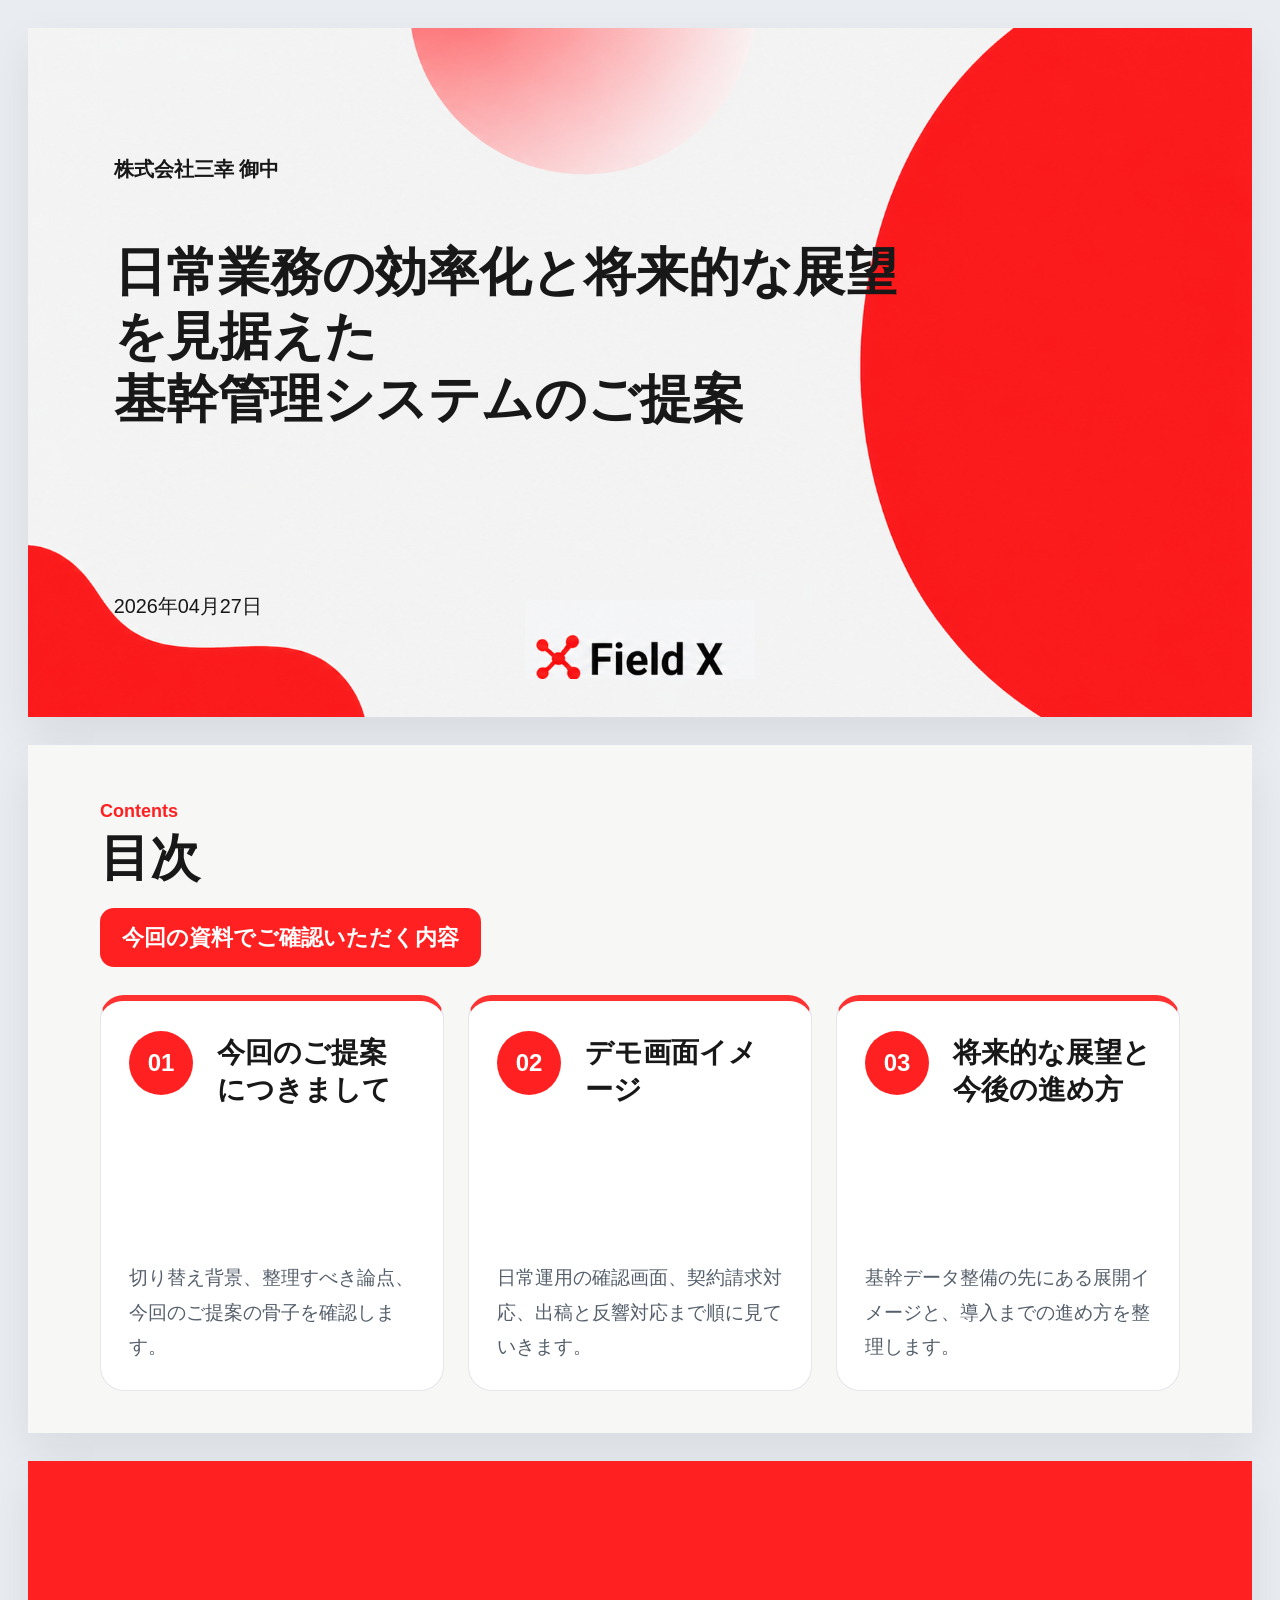
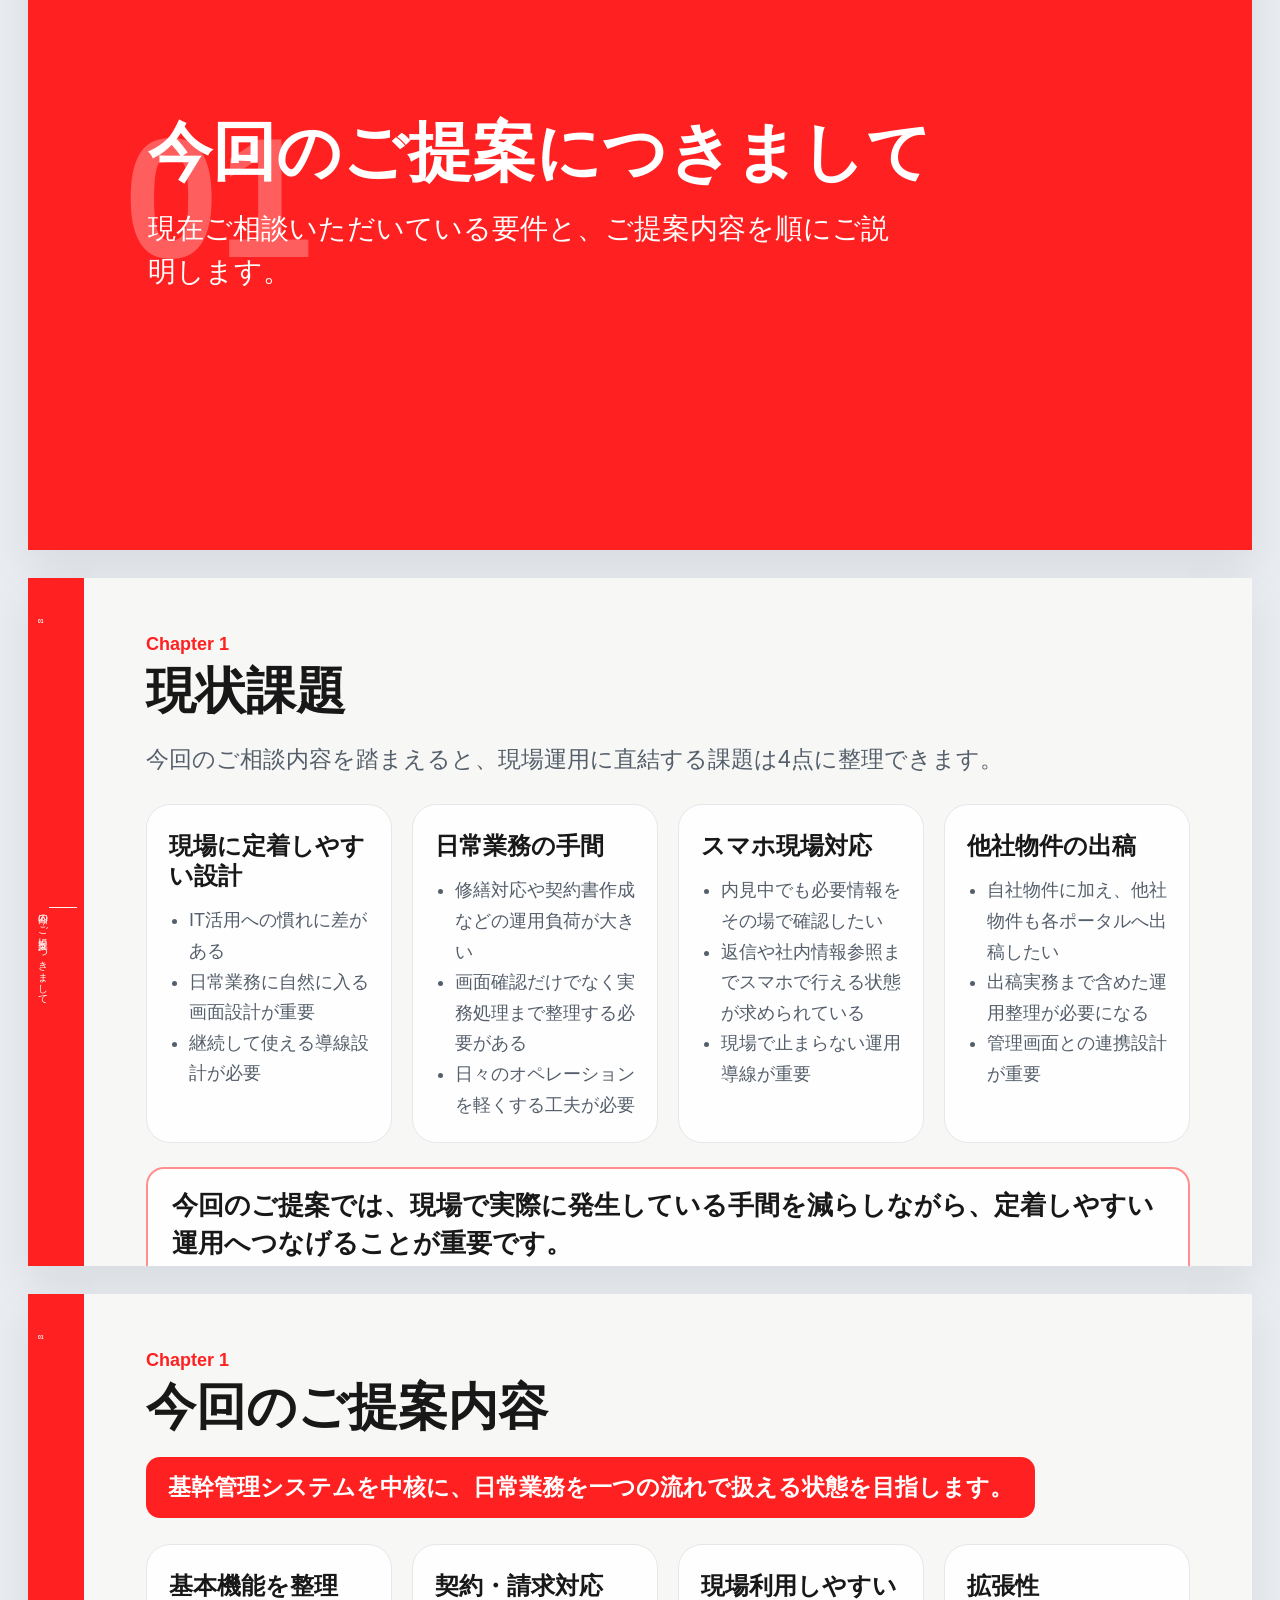
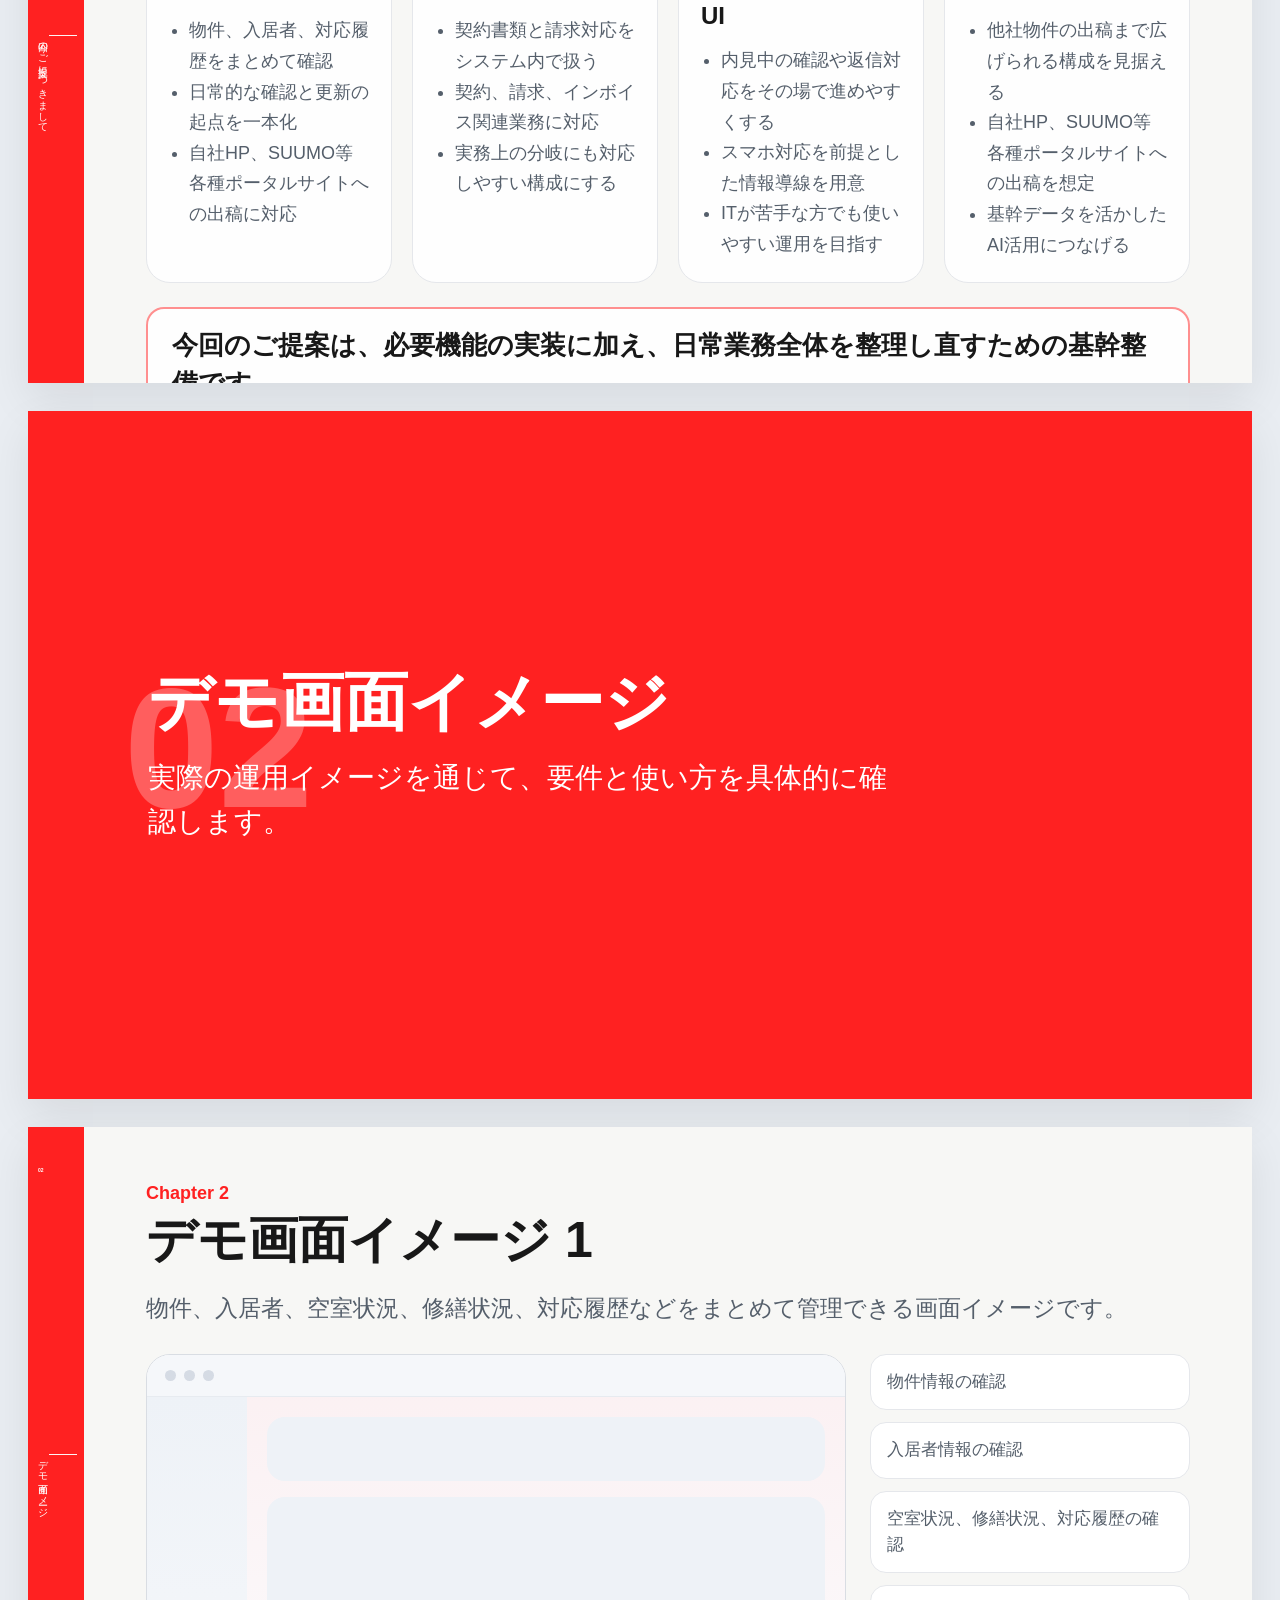
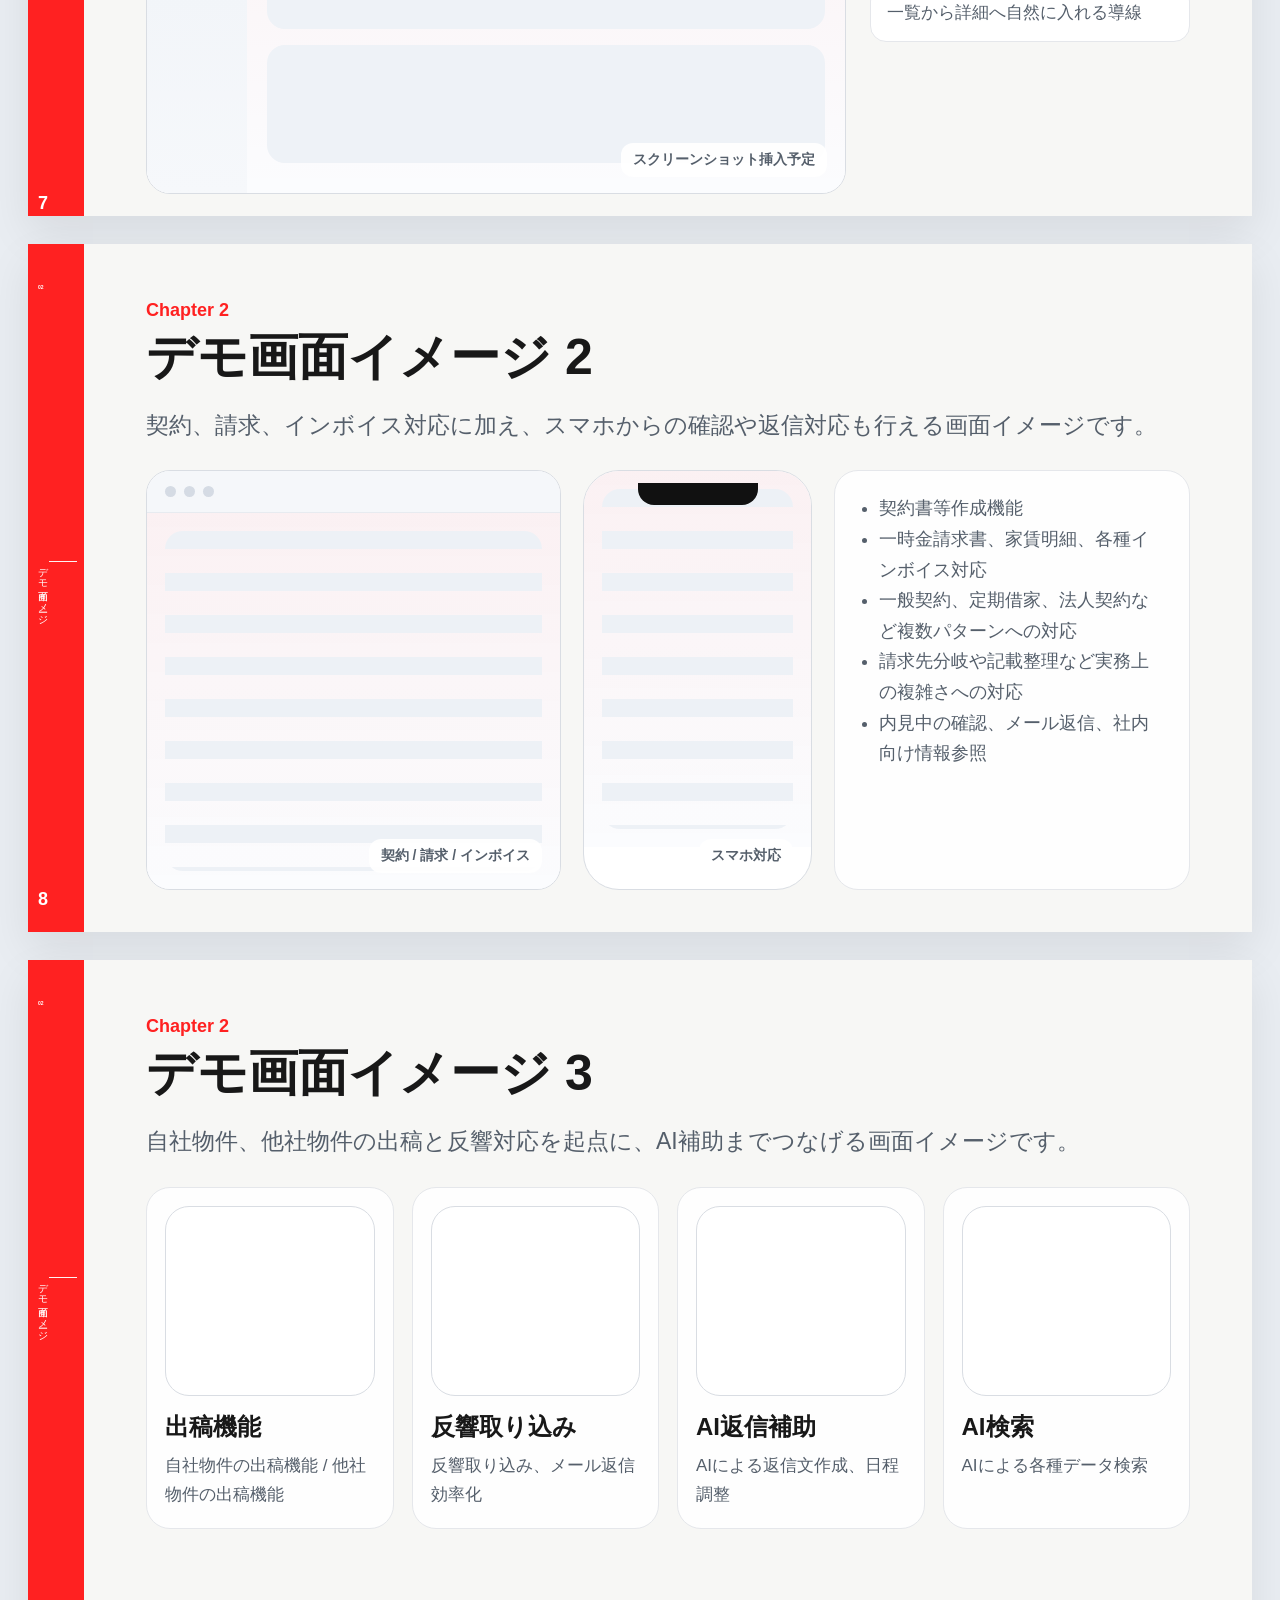
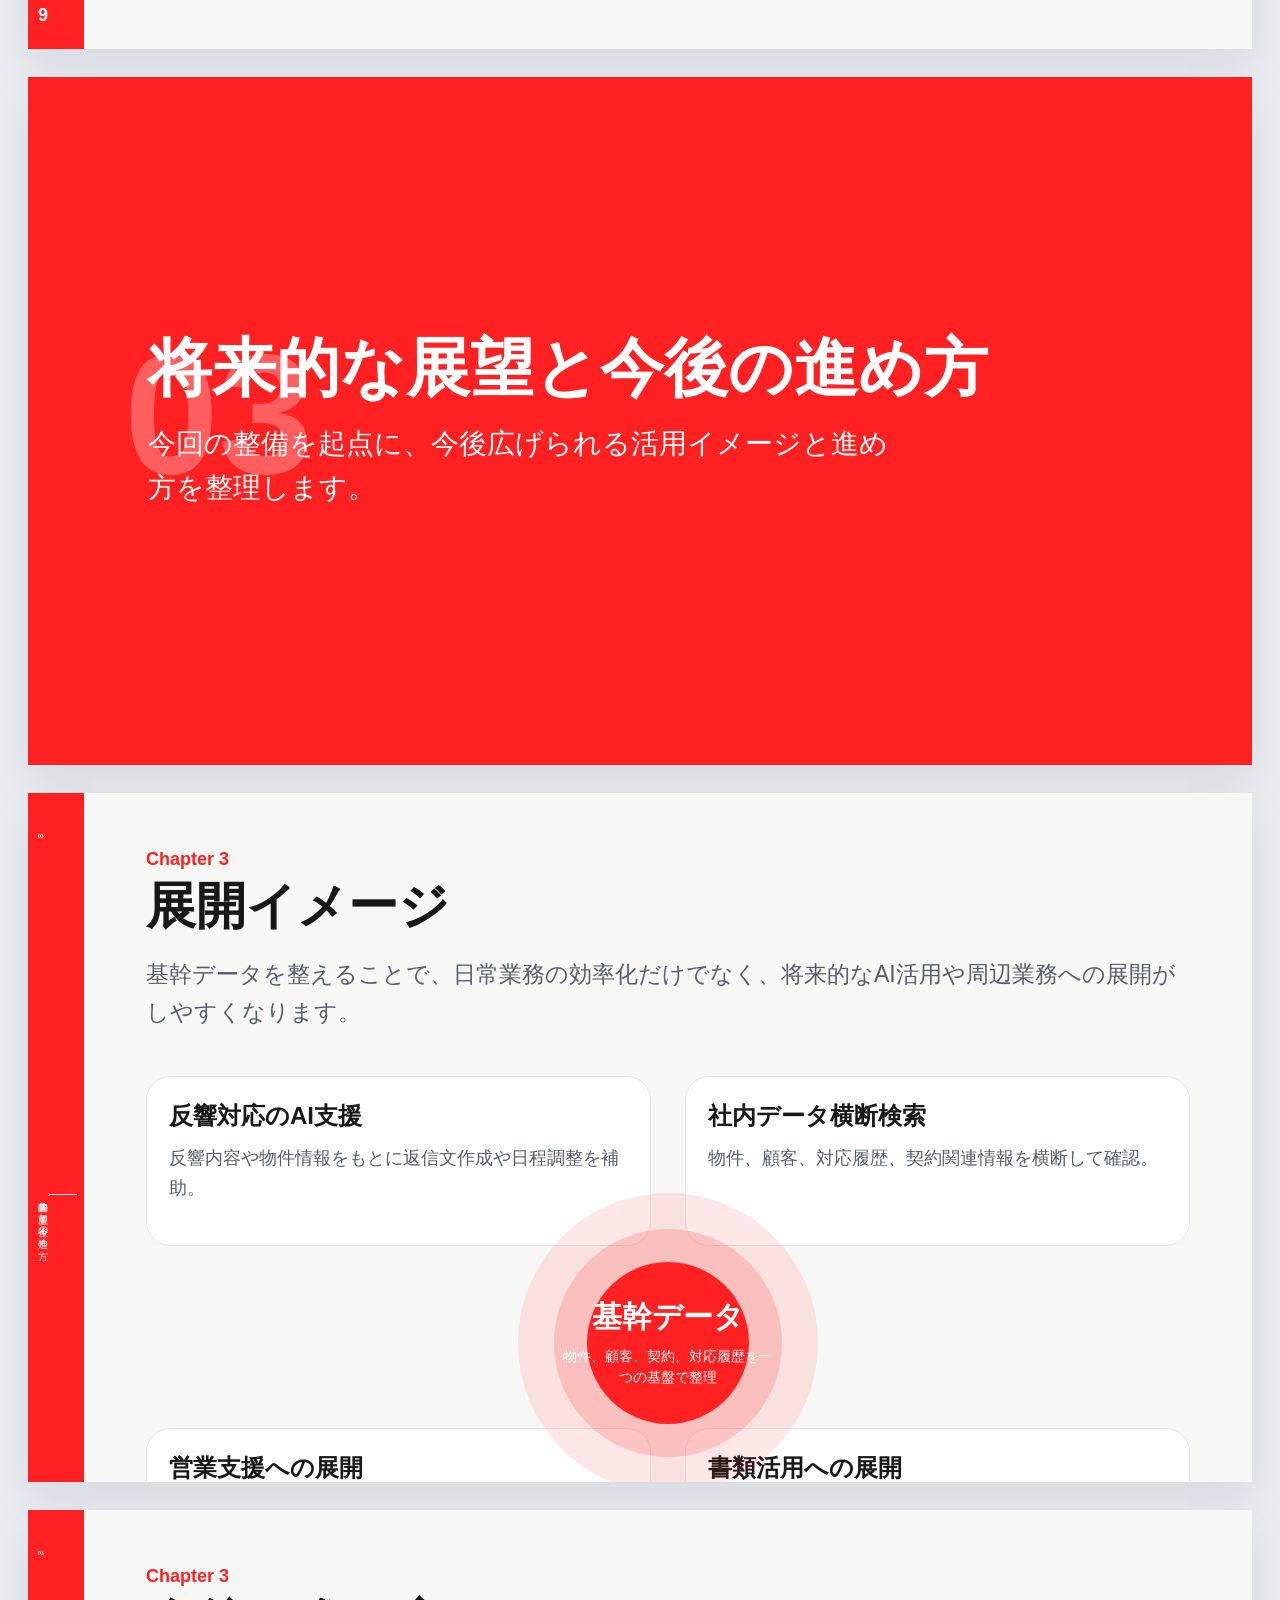
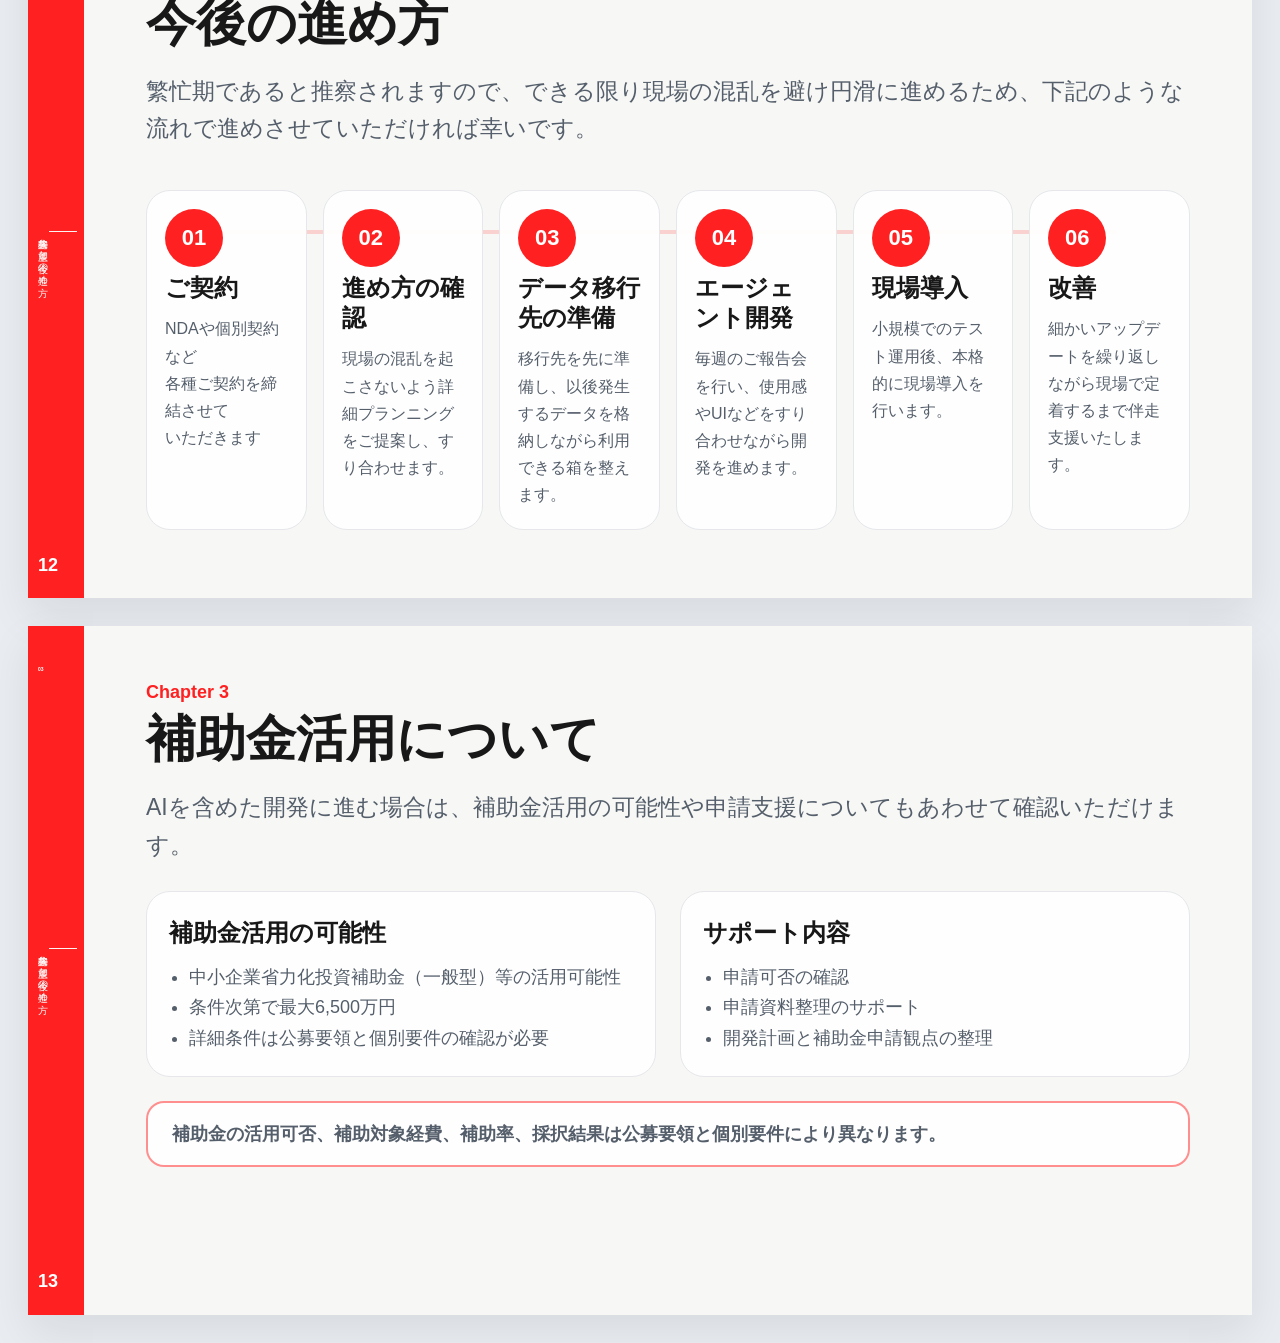
<file: outputs/05_final/index.html>
<!doctype html>
<html lang="ja">
  <head>
    <meta charset="utf-8" />
    <meta name="viewport" content="width=device-width, initial-scale=1" />
    <title>基幹管理システムのご提案</title>
    <meta
      name="description"
      content="株式会社三幸向け 基幹管理システムご提案資料を、編集可能なHTML/CSSデッキとして構築したページです。"
    />
    <link rel="stylesheet" href="./style.css" />
  </head>
  <body>
    <main class="deck">
      <section class="slide slide-cover" aria-label="表紙">
        <div class="cover-background" aria-hidden="true">
          <img src="./assets/cover_bg_decorative_horizontal_v1.png" alt="" />
        </div>
        <header class="cover-client">株式会社三幸 御中</header>
        <h1 class="cover-title">
          <span>日常業務の効率化と将来的な展望を見据えた</span>
          <span>基幹管理システムのご提案</span>
        </h1>
        <p class="cover-date">2026年04月27日</p>
        <footer class="cover-brand">
          <img class="brand-logo" src="./assets/fieldx_logo_full.png" alt="Field X" />
        </footer>
      </section>

      <section class="slide slide-agenda" aria-label="目次">
        <div class="slide-shell">
          <div class="slide-main no-sidebar">
            <div class="section-head">
              <p class="chapter-label">Contents</p>
              <h2>目次</h2>
            </div>
            <div class="agenda-band">今回の資料でご確認いただく内容</div>
            <div class="agenda-grid">
              <article class="agenda-card">
                <div class="agenda-card-top">
                  <span class="agenda-number">01</span>
                  <h3>今回のご提案につきまして</h3>
                </div>
                <p>切り替え背景、整理すべき論点、今回のご提案の骨子を確認します。</p>
              </article>
              <article class="agenda-card">
                <div class="agenda-card-top">
                  <span class="agenda-number">02</span>
                  <h3>デモ画面イメージ</h3>
                </div>
                <p>日常運用の確認画面、契約請求対応、出稿と反響対応まで順に見ていきます。</p>
              </article>
              <article class="agenda-card">
                <div class="agenda-card-top">
                  <span class="agenda-number">03</span>
                  <h3>将来的な展望と今後の進め方</h3>
                </div>
                <p>基幹データ整備の先にある展開イメージと、導入までの進め方を整理します。</p>
              </article>
            </div>
          </div>
        </div>
      </section>

      <section class="slide slide-divider" aria-label="差し込み 1">
        <div class="divider-inner">
          <span class="divider-number">01</span>
          <h2>今回のご提案につきまして</h2>
          <p>現在ご相談いただいている要件と、ご提案内容を順にご説明します。</p>
        </div>
      </section>

      <section class="slide slide-content" aria-label="現状課題">
        <div class="slide-shell">
          <aside class="sidebar">
            <span class="sidebar-chapter">01</span>
            <span class="sidebar-text">今回のご提案につきまして</span>
            <span class="sidebar-page">4</span>
          </aside>
          <div class="slide-main">
            <div class="section-head">
              <p class="chapter-label">Chapter 1</p>
              <h2>現状課題</h2>
            </div>
            <p class="lead">
              今回のご相談内容を踏まえると、現場運用に直結する課題は4点に整理できます。
            </p>
            <div class="card-grid four">
              <article class="info-card">
                <h3>現場に定着しやすい設計</h3>
                <ul>
                  <li>IT活用への慣れに差がある</li>
                  <li>日常業務に自然に入る画面設計が重要</li>
                  <li>継続して使える導線設計が必要</li>
                </ul>
              </article>
              <article class="info-card">
                <h3>日常業務の手間</h3>
                <ul>
                  <li>修繕対応や契約書作成などの運用負荷が大きい</li>
                  <li>画面確認だけでなく実務処理まで整理する必要がある</li>
                  <li>日々のオペレーションを軽くする工夫が必要</li>
                </ul>
              </article>
              <article class="info-card">
                <h3>スマホ現場対応</h3>
                <ul>
                  <li>内見中でも必要情報をその場で確認したい</li>
                  <li>返信や社内情報参照までスマホで行える状態が求められている</li>
                  <li>現場で止まらない運用導線が重要</li>
                </ul>
              </article>
              <article class="info-card">
                <h3>他社物件の出稿</h3>
                <ul>
                  <li>自社物件に加え、他社物件も各ポータルへ出稿したい</li>
                  <li>出稿実務まで含めた運用整理が必要になる</li>
                  <li>管理画面との連携設計が重要</li>
                </ul>
              </article>
            </div>
            <p class="bottom-message">
              今回のご提案では、現場で実際に発生している手間を減らしながら、定着しやすい運用へつなげることが重要です。
            </p>
          </div>
        </div>
      </section>

      <section class="slide slide-content" aria-label="今回のご提案内容">
        <div class="slide-shell">
          <aside class="sidebar">
            <span class="sidebar-chapter">01</span>
            <span class="sidebar-text">今回のご提案につきまして</span>
            <span class="sidebar-page">5</span>
          </aside>
          <div class="slide-main">
            <div class="section-head">
              <p class="chapter-label">Chapter 1</p>
              <h2>今回のご提案内容</h2>
            </div>
            <p class="lead lead-accent">
              基幹管理システムを中核に、日常業務を一つの流れで扱える状態を目指します。
            </p>
            <div class="card-grid four">
              <article class="info-card">
                <h3>基本機能を整理</h3>
                <ul>
                  <li>物件、入居者、対応履歴をまとめて確認</li>
                  <li>日常的な確認と更新の起点を一本化</li>
                  <li>自社HP、SUUMO等各種ポータルサイトへの出稿に対応</li>
                </ul>
              </article>
              <article class="info-card">
                <h3>契約・請求対応</h3>
                <ul>
                  <li>契約書類と請求対応をシステム内で扱う</li>
                  <li>契約、請求、インボイス関連業務に対応</li>
                  <li>実務上の分岐にも対応しやすい構成にする</li>
                </ul>
              </article>
              <article class="info-card">
                <h3>現場利用しやすいUI</h3>
                <ul>
                  <li>内見中の確認や返信対応をその場で進めやすくする</li>
                  <li>スマホ対応を前提とした情報導線を用意</li>
                  <li>ITが苦手な方でも使いやすい運用を目指す</li>
                </ul>
              </article>
              <article class="info-card">
                <h3>拡張性</h3>
                <ul>
                  <li>他社物件の出稿まで広げられる構成を見据える</li>
                  <li>自社HP、SUUMO等各種ポータルサイトへの出稿を想定</li>
                  <li>基幹データを活かしたAI活用につなげる</li>
                </ul>
              </article>
            </div>
            <p class="bottom-message">
              今回のご提案は、必要機能の実装に加え、日常業務全体を整理し直すための基幹整備です。
            </p>
          </div>
        </div>
      </section>

      <section class="slide slide-divider" aria-label="差し込み 2">
        <div class="divider-inner">
          <span class="divider-number">02</span>
          <h2>デモ画面イメージ</h2>
          <p>実際の運用イメージを通じて、要件と使い方を具体的に確認します。</p>
        </div>
      </section>

      <section class="slide slide-content" aria-label="デモ画面イメージ 1">
        <div class="slide-shell">
          <aside class="sidebar">
            <span class="sidebar-chapter">02</span>
            <span class="sidebar-text">デモ画面イメージ</span>
            <span class="sidebar-page">7</span>
          </aside>
          <div class="slide-main">
            <div class="section-head">
              <p class="chapter-label">Chapter 2</p>
              <h2>デモ画面イメージ 1</h2>
            </div>
            <p class="lead">
              物件、入居者、空室状況、修繕状況、対応履歴などをまとめて管理できる画面イメージです。
            </p>
            <div class="demo-stage single">
              <div class="demo-frame large" data-screenshot-slot="property">
                <div class="frame-bar">
                  <span></span><span></span><span></span>
                </div>
                <div class="frame-body frame-dashboard">
                  <div class="dash-sidebar"></div>
                  <div class="dash-main">
                    <div class="dash-row dash-row-top"></div>
                    <div class="dash-row dash-row-mid"></div>
                    <div class="dash-row dash-row-bottom"></div>
                  </div>
                </div>
                <p class="frame-label">スクリーンショット挿入予定</p>
              </div>
              <div class="callout-stack">
                <div class="callout-chip">物件情報の確認</div>
                <div class="callout-chip">入居者情報の確認</div>
                <div class="callout-chip">空室状況、修繕状況、対応履歴の確認</div>
                <div class="callout-chip">一覧から詳細へ自然に入れる導線</div>
              </div>
            </div>
          </div>
        </div>
      </section>

      <section class="slide slide-content" aria-label="デモ画面イメージ 2">
        <div class="slide-shell">
          <aside class="sidebar">
            <span class="sidebar-chapter">02</span>
            <span class="sidebar-text">デモ画面イメージ</span>
            <span class="sidebar-page">8</span>
          </aside>
          <div class="slide-main">
            <div class="section-head">
              <p class="chapter-label">Chapter 2</p>
              <h2>デモ画面イメージ 2</h2>
            </div>
            <p class="lead">
              契約、請求、インボイス対応に加え、スマホからの確認や返信対応も行える画面イメージです。
            </p>
            <div class="demo-stage split">
              <div class="demo-frame tall" data-screenshot-slot="contract">
                <div class="frame-bar"><span></span><span></span><span></span></div>
                <div class="frame-body frame-form"></div>
                <p class="frame-label">契約 / 請求 / インボイス</p>
              </div>
              <div class="demo-frame phone" data-screenshot-slot="mobile">
                <div class="phone-notch"></div>
                <div class="frame-body frame-mobile"></div>
                <p class="frame-label">スマホ対応</p>
              </div>
              <div class="text-panel">
                <ul class="feature-list">
                  <li>契約書等作成機能</li>
                  <li>一時金請求書、家賃明細、各種インボイス対応</li>
                  <li>一般契約、定期借家、法人契約など複数パターンへの対応</li>
                  <li>請求先分岐や記載整理など実務上の複雑さへの対応</li>
                  <li>内見中の確認、メール返信、社内向け情報参照</li>
                </ul>
              </div>
            </div>
          </div>
        </div>
      </section>

      <section class="slide slide-content" aria-label="デモ画面イメージ 3">
        <div class="slide-shell">
          <aside class="sidebar">
            <span class="sidebar-chapter">02</span>
            <span class="sidebar-text">デモ画面イメージ</span>
            <span class="sidebar-page">9</span>
          </aside>
          <div class="slide-main">
            <div class="section-head">
              <p class="chapter-label">Chapter 2</p>
              <h2>デモ画面イメージ 3</h2>
            </div>
            <p class="lead">
              自社物件、他社物件の出稿と反響対応を起点に、AI補助までつなげる画面イメージです。
            </p>
            <div class="demo-grid four">
              <article class="demo-block">
                <div class="demo-frame small" data-screenshot-slot="publishOwn"><div class="frame-body frame-publish"></div></div>
                <h3>出稿機能</h3>
                <p>自社物件の出稿機能 / 他社物件の出稿機能</p>
              </article>
              <article class="demo-block">
                <div class="demo-frame small" data-screenshot-slot="responseMail"><div class="frame-body frame-mail"></div></div>
                <h3>反響取り込み</h3>
                <p>反響取り込み、メール返信効率化</p>
              </article>
              <article class="demo-block">
                <div class="demo-frame small" data-screenshot-slot="aiAssist"><div class="frame-body frame-ai"></div></div>
                <h3>AI返信補助</h3>
                <p>AIによる返信文作成、日程調整</p>
              </article>
              <article class="demo-block">
                <div class="demo-frame small" data-screenshot-slot="aiSearch"><div class="frame-body frame-search"></div></div>
                <h3>AI検索</h3>
                <p>AIによる各種データ検索</p>
              </article>
            </div>
          </div>
        </div>
      </section>

      <section class="slide slide-divider" aria-label="差し込み 3">
        <div class="divider-inner">
          <span class="divider-number">03</span>
          <h2>将来的な展望と今後の進め方</h2>
          <p>今回の整備を起点に、今後広げられる活用イメージと進め方を整理します。</p>
        </div>
      </section>

      <section class="slide slide-content" aria-label="展開イメージ">
        <div class="slide-shell">
          <aside class="sidebar">
            <span class="sidebar-chapter">03</span>
            <span class="sidebar-text">将来的な展望と今後の進め方</span>
            <span class="sidebar-page">11</span>
          </aside>
          <div class="slide-main">
            <div class="section-head">
              <p class="chapter-label">Chapter 3</p>
              <h2>展開イメージ</h2>
            </div>
            <p class="lead">
              基幹データを整えることで、日常業務の効率化だけでなく、将来的なAI活用や周辺業務への展開がしやすくなります。
            </p>
            <div class="hub-layout">
              <div class="hub-card hub-top-left">
                <h3>反響対応のAI支援</h3>
                <p>反響内容や物件情報をもとに返信文作成や日程調整を補助。</p>
              </div>
              <div class="hub-card hub-top-right">
                <h3>社内データ横断検索</h3>
                <p>物件、顧客、対応履歴、契約関連情報を横断して確認。</p>
              </div>
              <div class="hub-center">
                <div class="hub-circle outer"></div>
                <div class="hub-circle middle"></div>
                <div class="hub-circle inner"></div>
                <div class="hub-label">
                  <strong>基幹データ</strong>
                  <span>物件、顧客、契約、対応履歴を一つの基盤で整理</span>
                </div>
              </div>
              <div class="hub-card hub-bottom-left">
                <h3>営業支援への展開</h3>
                <p>オーナー様訪問前の確認や提案準備を支える情報活用へ展開。</p>
              </div>
              <div class="hub-card hub-bottom-right">
                <h3>書類活用への展開</h3>
                <p>契約や社内文書作成の補助へ広げることができる。</p>
              </div>
            </div>
          </div>
        </div>
      </section>

      <section class="slide slide-content roadmap-reference" aria-label="今後の進め方">
        <div class="slide-shell">
          <aside class="sidebar">
            <span class="sidebar-chapter">03</span>
            <span class="sidebar-text">将来的な展望と今後の進め方</span>
            <span class="sidebar-page">12</span>
          </aside>
          <div class="slide-main">
            <div class="section-head">
              <p class="chapter-label">Chapter 3</p>
              <h2>今後の進め方</h2>
            </div>
            <p class="lead">
              繁忙期であると推察されますので、できる限り現場の混乱を避け円滑に進めるため、下記のような流れで進めさせていただければ幸いです。
            </p>
            <div class="roadmap">
              <div class="roadmap-line"></div>
              <article class="road-step">
                <span class="road-step-no">01</span>
                <h3>ご契約</h3>
                <p>NDAや個別契約など<br />各種ご契約を締結させて<br />いただきます</p>
              </article>
              <article class="road-step">
                <span class="road-step-no">02</span>
                <h3>進め方の確認</h3>
                <p>現場の混乱を起こさないよう詳細プランニングをご提案し、すり合わせます。</p>
              </article>
              <article class="road-step">
                <span class="road-step-no">03</span>
                <h3>データ移行先の準備</h3>
                <p>移行先を先に準備し、以後発生するデータを格納しながら利用できる箱を整えます。</p>
              </article>
              <article class="road-step">
                <span class="road-step-no">04</span>
                <h3>エージェント開発</h3>
                <p>毎週のご報告会を行い、使用感やUIなどをすり合わせながら開発を進めます。</p>
              </article>
              <article class="road-step">
                <span class="road-step-no">05</span>
                <h3>現場導入</h3>
                <p>小規模でのテスト運用後、本格的に現場導入を行います。</p>
              </article>
              <article class="road-step">
                <span class="road-step-no">06</span>
                <h3>改善</h3>
                <p>細かいアップデートを繰り返しながら現場で定着するまで伴走支援いたします。</p>
              </article>
            </div>
          </div>
        </div>
      </section>

      <section class="slide slide-content" aria-label="補助金活用について">
        <div class="slide-shell">
          <aside class="sidebar">
            <span class="sidebar-chapter">03</span>
            <span class="sidebar-text">将来的な展望と今後の進め方</span>
            <span class="sidebar-page">13</span>
          </aside>
          <div class="slide-main">
            <div class="section-head">
              <p class="chapter-label">Chapter 3</p>
              <h2>補助金活用について</h2>
            </div>
            <p class="lead">
              AIを含めた開発に進む場合は、補助金活用の可能性や申請支援についてもあわせて確認いただけます。
            </p>
            <div class="two-column">
              <article class="info-card">
                <h3>補助金活用の可能性</h3>
                <ul>
                  <li>中小企業省力化投資補助金（一般型）等の活用可能性</li>
                  <li>条件次第で最大6,500万円</li>
                  <li>詳細条件は公募要領と個別要件の確認が必要</li>
                </ul>
              </article>
              <article class="info-card">
                <h3>サポート内容</h3>
                <ul>
                  <li>申請可否の確認</li>
                  <li>申請資料整理のサポート</li>
                  <li>開発計画と補助金申請観点の整理</li>
                </ul>
              </article>
            </div>
            <p class="bottom-note">
              補助金の活用可否、補助対象経費、補助率、採択結果は公募要領と個別要件により異なります。
            </p>
          </div>
        </div>
      </section>
    </main>
    <script src="./screenshots.js"></script>
    <script src="./screenshot-slots.js"></script>
  </body>
</html>
</file>
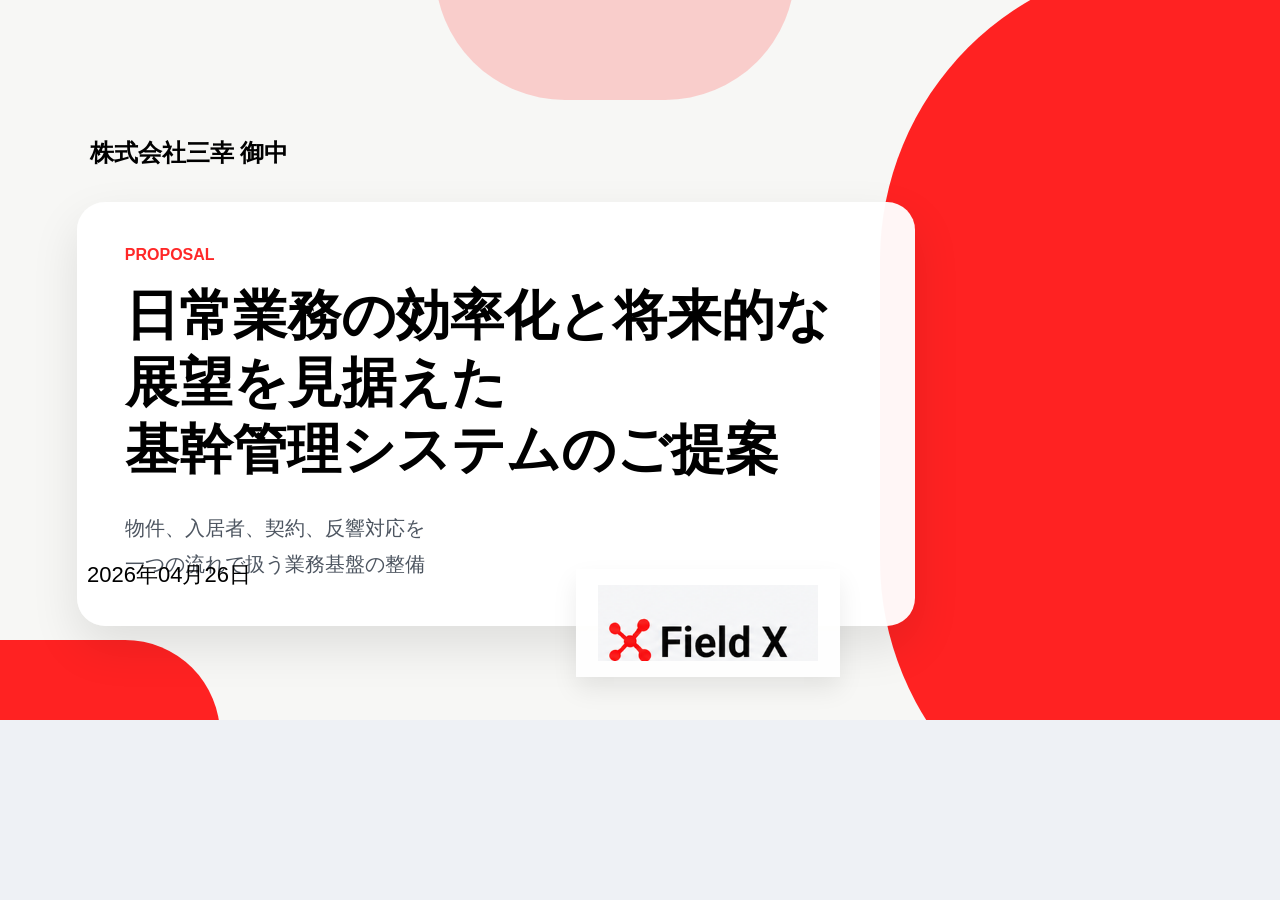
<file: outputs/04_html_drafts/draft_v1.html>
<!doctype html>
<html lang="ja">
  <head>
    <meta charset="utf-8" />
    <meta name="viewport" content="width=device-width, initial-scale=1" />
    <title>基幹管理システムのご提案 表紙 draft_v1</title>
    <style>
      body { margin: 0; font-family: "Yu Gothic", Meiryo, sans-serif; background: #eef1f5; }
      .cover { position: relative; width: min(1440px, 100vw); aspect-ratio: 16 / 9; margin: 0 auto; background: #f7f7f5; overflow: hidden; }
      .shape { position: absolute; border-radius: 999px; }
      .shape-top { top: -160px; left: 34%; width: 360px; height: 260px; background: rgba(255, 56, 56, 0.22); }
      .shape-right { top: -40px; right: -200px; width: 600px; height: 900px; background: #ff2222; }
      .shape-bottom { bottom: -110px; left: -120px; width: 340px; height: 190px; background: #ff2222; }
      .client { position: absolute; left: 7%; top: 19%; font-size: 24px; font-weight: 700; }
      .hero { position: absolute; left: 6%; top: 28%; width: 58%; background: rgba(255,255,255,0.96); border-radius: 28px; padding: 44px 48px; box-shadow: 0 20px 48px rgba(0,0,0,0.10); }
      .eyebrow { margin: 0 0 18px; color: #ff2828; font-weight: 700; }
      h1 { margin: 0; font-size: 54px; line-height: 1.24; }
      .subtitle { margin: 28px 0 0; font-size: 20px; line-height: 1.8; color: #4d5560; }
      .date { position: absolute; left: 6.8%; bottom: 15%; font-size: 22px; }
      .brand { position: absolute; left: 45%; bottom: 6%; background: rgba(255,255,255,0.95); padding: 16px 22px; box-shadow: 0 12px 24px rgba(0,0,0,0.08); }
      .brand img { display: block; width: 220px; height: auto; }
    </style>
  </head>
  <body>
    <main class="cover">
      <div class="shape shape-top" aria-hidden="true"></div>
      <div class="shape shape-right" aria-hidden="true"></div>
      <div class="shape shape-bottom" aria-hidden="true"></div>
      <header class="client">株式会社三幸 御中</header>
      <section class="hero" aria-labelledby="title">
        <p class="eyebrow">PROPOSAL</p>
        <h1 id="title">
          日常業務の効率化と将来的な展望を見据えた<br />
          基幹管理システムのご提案
        </h1>
        <p class="subtitle">
          物件、入居者、契約、反響対応を<br />
          一つの流れで扱う業務基盤の整備
        </p>
      </section>
      <p class="date">2026年04月26日</p>
      <footer class="brand">
        <img src="../05_final/assets/fieldx_logo_full.png" alt="Field X" />
      </footer>
    </main>
  </body>
</html>
</file>
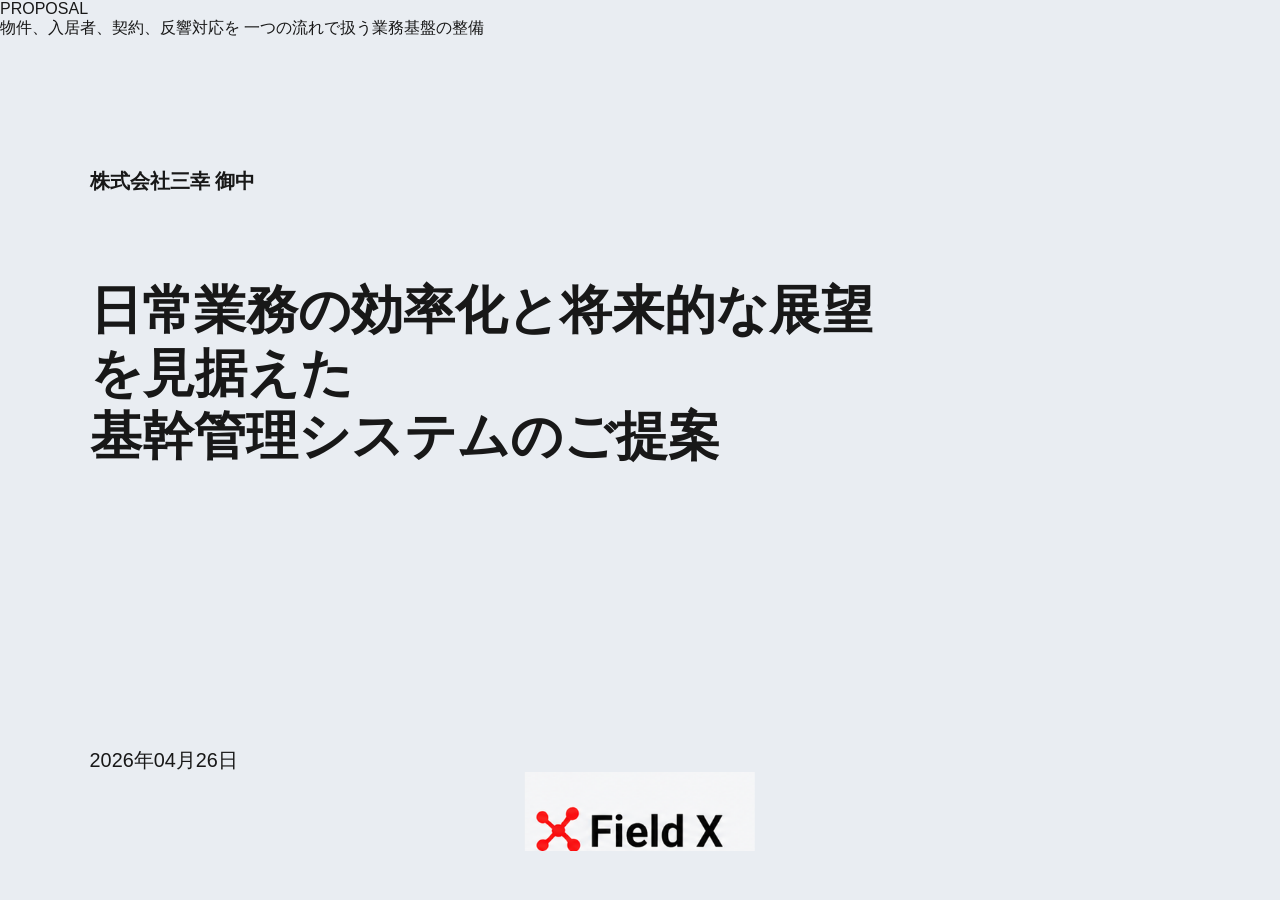
<file: outputs/04_html_drafts/draft_v2.html>
<!doctype html>
<html lang="ja">
  <head>
    <meta charset="utf-8" />
    <meta name="viewport" content="width=device-width, initial-scale=1" />
    <title>基幹管理システムのご提案 表紙 draft_v2</title>
    <link rel="stylesheet" href="../05_final/style.css" />
  </head>
  <body>
    <main class="proposal-cover">
      <div class="cover-shapes" aria-hidden="true">
        <div class="shape shape-top"></div>
        <div class="shape shape-right"></div>
        <div class="shape shape-bottom-left"></div>
      </div>

      <header class="cover-client">株式会社三幸 御中</header>

      <section class="cover-hero" aria-labelledby="cover-title">
        <p class="cover-eyebrow">PROPOSAL</p>
        <h1 id="cover-title" class="cover-title">
          <span>日常業務の効率化と将来的な展望を見据えた</span>
          <span>基幹管理システムのご提案</span>
        </h1>
        <p class="cover-subtitle">
          <span>物件、入居者、契約、反響対応を</span>
          <span>一つの流れで扱う業務基盤の整備</span>
        </p>
      </section>

      <p class="cover-date">2026年04月26日</p>

      <footer class="cover-brand">
        <img class="brand-logo" src="../05_final/assets/fieldx_logo_full.png" alt="Field X" />
      </footer>
    </main>
  </body>
</html>
</file>
<file: html_deck/styles.css>
:root {
  --red: #ff1b1b;
  --red-dark: #d90000;
  --red-soft: #fff3f3;
  --ink: #171717;
  --text: #37414d;
  --muted: #6f7883;
  --line: #e5e7eb;
  --bg: #eef1f5;
  --card: #ffffff;
  --shadow: 0 12px 30px rgb(0 0 0 / 0.12);
}

* {
  box-sizing: border-box;
}

body {
  margin: 0;
  background: var(--bg);
  color: var(--ink);
  font-family: "Yu Gothic", "Hiragino Kaku Gothic ProN", Meiryo, sans-serif;
}

.deck {
  display: grid;
  gap: 28px;
  padding: 28px;
}

.slide {
  position: relative;
  width: 1600px;
  height: 900px;
  overflow: hidden;
  background:
    radial-gradient(circle at 1376px 126px, rgb(255 27 27 / 0.04), transparent 352px),
    linear-gradient(180deg, #fbfbfb 0%, #f4f4f4 100%);
  box-shadow: 0 14px 34px rgb(0 0 0 / 0.18);
}

.slide-inner {
  position: absolute;
  inset: 0 48px 0 98px;
  padding: 56px 34px 44px;
}

.cover {
  background: #f8f8f8;
}

.cover-shape {
  position: absolute;
  border-radius: 50%;
  background: var(--red);
}

.cover-shape-right {
  top: -40px;
  right: -220px;
  width: 720px;
  height: 980px;
}

.cover-shape-top {
  top: -240px;
  left: 520px;
  width: 420px;
  height: 420px;
  border-radius: 0;
  background: radial-gradient(circle at 50% 50%, rgb(255 27 27 / 0.35) 0%, transparent 60%);
}

.cover-shape-bottom {
  left: -140px;
  bottom: -100px;
  width: 520px;
  height: 280px;
}

.cover-client {
  position: absolute;
  left: 108px;
  top: 160px;
  margin: 0;
  font-size: 24px;
  font-weight: 700;
}

.cover-panel {
  position: absolute;
  left: 96px;
  top: 245px;
  width: 940px;
  padding: 64px 52px 58px;
  border-radius: 26px;
  background: rgb(255 255 255 / 0.96);
  box-shadow: var(--shadow);
}

.cover-eyebrow {
  margin: 0 0 18px;
  color: var(--red);
  font-size: 18px;
  font-weight: 700;
  text-transform: uppercase;
}

.cover h1 {
  margin: 0;
  font-size: 64px;
  line-height: 1.28;
}

.cover-subtitle {
  width: 760px;
  margin: 22px 0 0;
  color: var(--text);
  font-size: 24px;
  line-height: 1.5;
}

.cover-date {
  position: absolute;
  left: 104px;
  bottom: 122px;
  margin: 0;
  font-size: 28px;
}

.cover-logo {
  position: absolute;
  left: 690px;
  bottom: 58px;
  width: 300px;
  height: auto;
}

.side-rail {
  position: absolute;
  inset: 0 auto 0 0;
  width: 68px;
  background: linear-gradient(180deg, var(--red) 0%, var(--red-dark) 100%);
  box-shadow: inset -1px 0 0 rgb(255 255 255 / 0.18);
}

.rail-logo {
  position: absolute;
  left: 13px;
  top: 18px;
  width: 42px;
  height: 42px;
  object-fit: cover;
  object-position: left top;
}

.rail-copy {
  position: absolute;
  left: 18px;
  bottom: 88px;
  width: 230px;
  color: #fff;
  font-size: 11px;
  font-weight: 700;
  line-height: 1;
  transform: rotate(-90deg);
  transform-origin: left bottom;
  white-space: nowrap;
}

.side-rail::after {
  content: "";
  position: absolute;
  left: 12px;
  right: 12px;
  bottom: 146px;
  height: 1px;
  background: rgb(255 255 255 / 0.3);
}

.page-no {
  position: absolute;
  inset: auto 0 20px 0;
  color: #fff;
  font-size: 32px;
  font-weight: 700;
  text-align: center;
}

.kicker,
.section-label {
  margin: 0 0 10px;
  color: var(--red);
  font-size: 18px;
  font-weight: 700;
}

.slide h2 {
  margin: 0;
  color: #222;
  font-size: 48px;
  line-height: 1.18;
}

.lead {
  margin: 22px 0 0;
  color: var(--text);
  font-size: 24px;
  font-weight: 700;
  line-height: 1.5;
}

.agenda-list {
  display: grid;
  gap: 34px;
  margin-top: 34px;
}

.agenda-topband {
  display: grid;
  gap: 16px;
  margin-top: 24px;
  margin-bottom: 22px;
}

.agenda-topband span:first-child {
  width: 82%;
  height: 24px;
  background: var(--red);
}

.agenda-topband span:last-child {
  width: 54%;
  height: 14px;
  background: rgb(255 27 27 / 0.92);
}

.agenda-item {
  display: grid;
  grid-template-columns: 110px 1fr;
  gap: 28px;
  align-items: start;
  padding: 24px 24px 22px 0;
  border: 1px solid var(--line);
  border-radius: 24px;
  background: #fff;
  box-shadow: var(--shadow);
}

.agenda-item b {
  color: var(--red);
  font-size: 70px;
  line-height: 1;
}

.agenda-item h3 {
  margin: 6px 0 10px;
  font-size: 30px;
  line-height: 1.3;
}

.agenda-item p {
  margin: 0;
  color: var(--muted);
  font-size: 18px;
  line-height: 1.5;
}

.divider {
  background:
    radial-gradient(circle at 50% 46%, rgb(255 255 255 / 0.12), transparent 42%),
    linear-gradient(135deg, var(--red) 0%, var(--red-dark) 100%);
}

.divider-inner {
  position: absolute;
  inset: 0;
}

.divider b {
  position: absolute;
  left: 126px;
  top: 265px;
  color: rgb(255 255 255 / 0.28);
  font-size: 210px;
  line-height: 1;
}

.divider h2 {
  position: absolute;
  left: 355px;
  top: 392px;
  color: #fff;
  font-size: 54px;
}

.headline {
  margin-top: 24px;
  padding: 20px 28px;
  border-radius: 18px;
  background: var(--red);
  color: #fff;
  font-size: 28px;
  font-weight: 700;
  line-height: 1.45;
}

.card-grid {
  display: grid;
  gap: 24px;
  margin-top: 30px;
}

.card-grid.four-up {
  grid-template-columns: repeat(4, 1fr);
}

.card-grid.two-by-two {
  grid-template-columns: repeat(2, 1fr);
}

.info-card,
.callout-card,
.future-card,
.subsidy-card,
.roadmap-step {
  background: var(--card);
  border: 1px solid var(--line);
  border-radius: 22px;
  box-shadow: var(--shadow);
}

.info-card {
  position: relative;
  padding: 24px 24px 22px;
}

.info-card h3 {
  margin: 0 0 16px;
  padding-bottom: 10px;
  border-bottom: 4px solid var(--red);
  color: var(--red);
  font-size: 26px;
  line-height: 1.32;
}

.feature {
  padding-top: 94px;
}

.feature-icon {
  position: absolute;
  left: 24px;
  top: 22px;
  display: grid;
  place-items: center;
  width: 64px;
  height: 64px;
  border-radius: 50%;
  background: var(--red);
}

.feature-icon img {
  width: 34px;
  height: 34px;
  object-fit: contain;
  filter: brightness(0) invert(1);
}

.info-card ul {
  margin: 0;
  padding-left: 1.15em;
}

.info-card li {
  margin-bottom: 9px;
  color: var(--text);
  font-size: 19px;
  line-height: 1.5;
}

.card-grid.compact .info-card li,
.subsidy-card li {
  font-size: 18px;
}

.message-strip,
.subsidy-note {
  margin-top: 24px;
  padding: 18px 24px;
  border: 1px solid rgb(255 27 27 / 0.28);
  border-radius: 14px;
  background: linear-gradient(180deg, #fffafa 0%, #fff4f4 100%);
  color: var(--ink);
  font-size: 22px;
  font-weight: 700;
  line-height: 1.45;
}

.demo-layout {
  display: grid;
  gap: 24px;
  margin-top: 24px;
}

.demo-layout-large {
  grid-template-columns: 1.25fr 0.75fr;
}

.demo-layout-split {
  grid-template-columns: 0.95fr 0.9fr;
}

.placeholder-grid {
  display: grid;
  gap: 20px;
  margin-top: 24px;
}

.placeholder-grid.four {
  grid-template-columns: repeat(2, 1fr);
}

.placeholder-stack {
  display: grid;
  gap: 20px;
}

.placeholder-shell {
  position: relative;
  overflow: hidden;
  min-height: 260px;
  padding: 18px 18px 54px;
  border: 1px solid var(--line);
  border-radius: 22px;
  background: linear-gradient(180deg, #fff 0%, #fafafa 100%);
  box-shadow: var(--shadow);
}

.placeholder-large {
  min-height: 540px;
}

.placeholder-shell.mobile-shell {
  min-height: 240px;
}

.placeholder-toolbar {
  display: flex;
  gap: 8px;
  align-items: center;
  height: 26px;
}

.placeholder-toolbar span {
  width: 10px;
  height: 10px;
  border-radius: 50%;
  background: rgb(255 27 27 / 0.34);
}

.placeholder-app.sidebar {
  position: absolute;
  left: 18px;
  top: 56px;
  bottom: 54px;
  width: 68px;
  border-radius: 14px;
  background: linear-gradient(180deg, var(--red) 0%, var(--red-dark) 100%);
}

.placeholder-content {
  position: absolute;
  left: 104px;
  right: 18px;
  top: 56px;
  bottom: 54px;
  display: grid;
  gap: 14px;
}

.placeholder-content.form,
.placeholder-content.mobile,
.placeholder-content.mini {
  left: 18px;
}

.placeholder-phone {
  width: 190px;
  height: 100%;
  margin: 0 auto;
  padding: 12px 12px 16px;
  border: 1px solid var(--line);
  border-radius: 28px;
  background: #fff;
  box-shadow: var(--shadow);
}

.placeholder-toolbar.phone {
  justify-content: center;
}

.placeholder-label {
  position: absolute;
  left: 18px;
  right: 18px;
  bottom: 18px;
  color: rgb(55 65 77 / 0.68);
  font-size: 16px;
  font-weight: 700;
  line-height: 1.4;
}

.skeleton {
  border-radius: 14px;
  background: linear-gradient(180deg, #f3f3f3 0%, #ececec 100%);
  box-shadow: inset 0 0 0 1px rgb(0 0 0 / 0.02);
}

.skeleton-grid {
  display: grid;
  grid-template-columns: repeat(3, 1fr);
  gap: 14px;
}

.skeleton.hero {
  height: 120px;
}

.skeleton.table {
  height: 150px;
}

.skeleton.card {
  min-height: 110px;
}

.skeleton.title {
  height: 32px;
  width: 55%;
}

.skeleton.row {
  height: 46px;
}

.placeholder-content.mobile .skeleton.card {
  min-height: 64px;
}

.placeholder-content.mini .skeleton.hero {
  height: 82px;
}

.placeholder-content.mini .skeleton.row {
  height: 22px;
}

.placeholder-shell.mini {
  min-height: 220px;
}

.screenshot-image {
  position: absolute;
  inset: 0;
  z-index: 4;
  display: block;
  width: 100%;
  height: 100%;
  object-fit: cover;
  object-position: center top;
}

.placeholder-shell.has-screenshot {
  padding: 0;
  border-color: #d7e0e8;
  background: #fff;
}

.placeholder-shell.has-screenshot > :not(.screenshot-image) {
  opacity: 0;
}

.placeholder-shell.mobile-shell.has-screenshot .screenshot-image {
  inset: 16px 72px;
  width: calc(100% - 144px);
  height: calc(100% - 32px);
  border-radius: 26px;
}

.callout-list {
  display: grid;
  gap: 18px;
}

.callout-list.dense {
  gap: 14px;
}

.callout-card {
  padding: 20px 22px;
}

.callout-card h3 {
  margin: 0 0 8px;
  color: var(--red);
  font-size: 24px;
  line-height: 1.35;
}

.callout-card p {
  margin: 0;
  color: var(--text);
  font-size: 19px;
  line-height: 1.5;
}

.future-map {
  position: relative;
  height: 600px;
  margin-top: 24px;
  border-radius: 28px;
  background: linear-gradient(180deg, #fff 0%, #fbfbfb 100%);
  box-shadow: var(--shadow);
}

.future-hub {
  position: absolute;
  left: 50%;
  top: 50%;
  z-index: 3;
  display: grid;
  place-items: center;
  width: 314px;
  height: 314px;
  padding: 30px;
  border-radius: 50%;
  background:
    radial-gradient(circle at 50% 50%, #fff 0 34%, transparent 35%),
    radial-gradient(circle at 50% 50%, var(--red) 0 58%, transparent 59%),
    radial-gradient(circle at 50% 50%, rgb(255 27 27 / 0.12) 0 76%, transparent 77%),
    radial-gradient(circle at 50% 50%, rgb(255 27 27 / 0.08) 0 90%, transparent 91%);
  color: #fff;
  text-align: center;
  transform: translate(-50%, -50%);
  box-shadow: none;
}

.future-hub strong {
  display: block;
  color: var(--red);
  font-size: 40px;
  line-height: 1.2;
}

.future-hub span {
  margin-top: 10px;
  color: var(--text);
  font-size: 19px;
  line-height: 1.5;
}

.future-card {
  position: absolute;
  z-index: 2;
  width: 360px;
  padding: 22px 24px;
}

.future-card h3 {
  margin: 0 0 10px;
  color: var(--red);
  font-size: 27px;
}

.future-card p {
  margin: 0;
  color: var(--text);
  font-size: 19px;
  line-height: 1.5;
}

.future-a { left: 42px; top: 64px; }
.future-b { right: 42px; top: 64px; }
.future-c { left: 78px; bottom: 34px; }
.future-d { right: 78px; bottom: 34px; }

.future-line {
  position: absolute;
  z-index: 1;
  border-top: 2px solid rgb(255 27 27 / 0.38);
  transform-origin: left center;
}

.line-a { left: 470px; top: 224px; width: 230px; transform: rotate(17deg); }
.line-b { right: 470px; top: 224px; width: 230px; transform: rotate(-17deg); }
.line-c { left: 510px; bottom: 208px; width: 210px; transform: rotate(-21deg); }
.line-d { right: 510px; bottom: 208px; width: 210px; transform: rotate(21deg); }

.roadmap-steps {
  position: relative;
  display: grid;
  grid-template-columns: repeat(6, 1fr);
  gap: 14px;
  margin-top: 30px;
  padding-top: 58px;
}

.roadmap-steps::before {
  content: "";
  position: absolute;
  left: 90px;
  right: 90px;
  top: 43px;
  border-top: 4px dotted rgb(255 27 27 / 0.85);
}

.roadmap-step {
  position: relative;
  min-height: 345px;
  padding: 68px 18px 24px;
  text-align: center;
}

.roadmap-step::after {
  content: "";
  position: absolute;
  inset: auto 22px 22px 22px;
  height: 1px;
  background: rgb(255 27 27 / 0.14);
}

.roadmap-step b {
  position: absolute;
  left: 50%;
  top: -1px;
  display: grid;
  place-items: center;
  width: 82px;
  height: 82px;
  border: 3px solid var(--red);
  border-radius: 50%;
  background: #fff;
  color: var(--red);
  font-size: 34px;
  font-weight: 700;
  transform: translateX(-50%);
}

.roadmap-step h3 {
  margin: 22px 0 14px;
  color: var(--red);
  font-size: 24px;
  line-height: 1.32;
}

.roadmap-step p {
  margin: 0;
  color: var(--text);
  font-size: 18px;
  line-height: 1.55;
}

.subsidy-grid {
  display: grid;
  grid-template-columns: repeat(2, 1fr);
  gap: 24px;
  margin-top: 28px;
}

@media print {
  @page {
    size: 1600px 900px;
    margin: 0;
  }

  html, body {
    width: 100%;
    height: 100%;
    margin: 0 !important;
    padding: 0 !important;
    overflow: hidden;
  }

  body {
    background: #fff;
    -webkit-print-color-adjust: exact;
    print-color-adjust: exact;
  }

  .deck {
    display: block;
    gap: 0;
    padding: 0;
    margin: 0;
  }

  .slide {
    position: relative;
    width: 1600px;
    height: 900px;
    overflow: hidden;
    page-break-after: always;
    page-break-inside: avoid;
    break-after: page;
    box-shadow: none;
    margin: 0;
  }
}
</file>
<file: rebuild_html/styles.css>
:root {
  --red: #ff1b1b;
  --red-deep: #d90000;
  --red-side: #ff2121;
  --red-soft: #fff3f3;
  --ink: #171717;
  --text: #37414d;
  --muted: #6f7883;
  --line: #e5e7eb;
  --bg: #eef1f5;
  --slide-w: 1600px;
  --slide-h: 900px;
  --sidebar: 60px;
}

* {
  box-sizing: border-box;
}

html,
body {
  margin: 0;
  min-height: 100%;
  background: #d9dee5;
  color: var(--ink);
  font-family: "Yu Gothic", "YuGothic", "Hiragino Kaku Gothic ProN", "Meiryo", Arial, sans-serif;
  letter-spacing: 0;
}

body {
  padding: 0;
}

img {
  display: block;
  max-width: 100%;
}

.deck {
  display: grid;
  gap: 0;
  justify-content: start;
}

.slide {
  position: relative;
  width: var(--slide-w);
  height: var(--slide-h);
  overflow: hidden;
  background: #f7f9fb;
  box-shadow: 0 12px 30px rgb(0 0 0 / 0.12);
}

.slide-inner {
  position: absolute;
  inset: 0 0 0 var(--sidebar);
  padding: 84px 76px 56px 76px;
}

.sidebar {
  position: absolute;
  z-index: 10;
  inset: 0 auto 0 0;
  width: var(--sidebar);
  background: var(--red-side);
  color: #fff;
}

.side-chapter {
  position: absolute;
  top: 32px;
  left: 50%;
  transform: translateX(-50%);
  transform-origin: center;
  writing-mode: horizontal-tb;
  width: 56px;
  text-align: center;
  font-size: 11px;
  line-height: 1;
  font-weight: 700;
  white-space: nowrap;
}

.side-copy {
  position: absolute;
  top: 50%;
  left: 50%;
  transform: translate(-50%, -50%);
  writing-mode: vertical-rl;
  text-orientation: mixed;
  font-size: 13px;
  line-height: 1;
  font-weight: 700;
  white-space: nowrap;
}

.side-page {
  position: absolute;
  left: 0;
  bottom: 26px;
  width: 100%;
  text-align: center;
  font-size: 32px;
  line-height: 1;
  font-weight: 800;
}

.eyebrow {
  margin: 0 0 8px;
  color: #b50d16;
  font-size: 18px;
  line-height: 1;
  font-weight: 800;
}

h1,
h2,
h3,
p {
  margin: 0;
}

h2 {
  font-size: 48px;
  line-height: 1.18;
  font-weight: 800;
}

.lead {
  margin-top: 13px;
  color: var(--text);
  font-size: 19px;
  line-height: 1.55;
  font-weight: 700;
}

.nowrap {
  white-space: nowrap;
}

.cover {
  background: #f5f9fa;
}

.cover-bg {
  position: absolute;
  inset: 0;
  width: 100%;
  height: 100%;
  object-fit: cover;
}

.cover-copy {
  position: absolute;
  left: 0;
  top: 178px;
  width: 100%;
  padding: 0 98px;
}

.recipient {
  margin-bottom: 102px;
  color: #22303c;
  font-size: 24px;
  line-height: 1;
  font-weight: 700;
}

.cover h1 {
  color: #172433;
  font-size: 46px;
  line-height: 1.55;
  font-weight: 800;
  text-align: left;
}

.date {
  margin-top: 106px;
  color: #344452;
  font-size: 23px;
  line-height: 1;
  font-weight: 600;
}

.cover-logo {
  position: absolute;
  left: 50%;
  transform: translateX(-50%);
  bottom: 32px;
  width: 246px;
}

.contents .slide-inner {
  padding: 88px 74px 74px 74px;
}

.contents h2 {
  font-size: 68px;
  margin-bottom: 64px;
}

.agenda-grid {
  display: grid;
  grid-template-columns: repeat(3, minmax(0, 1fr));
  gap: 38px;
}

.agenda-card {
  min-width: 0;
  height: 462px;
  padding: 50px 42px 40px;
  border: 0;
  border-radius: 6px;
  background: rgb(255 255 255 / 0.82);
  box-shadow: none;
  text-align: center;
}

.agenda-no {
  display: grid;
  place-items: center;
  width: 92px;
  height: 92px;
  margin: 0 auto 32px;
  border-radius: 999px;
  background: var(--red);
  color: #fff;
  font-size: 38px;
  line-height: 1;
  font-weight: 900;
  white-space: nowrap;
}

.agenda-line {
  height: 3px;
  margin-bottom: 34px;
  background: linear-gradient(90deg, transparent, #dd1730 16%, #dd1730 84%, transparent);
}

.agenda-card h3 {
  min-height: 72px;
  margin-bottom: 28px;
  color: #1c2732;
  font-size: 28px;
  line-height: 1.35;
  font-weight: 800;
}

.agenda-card:first-child h3 {
  font-size: 27px;
  white-space: nowrap;
}

.agenda-card p {
  color: #3f4a55;
  font-size: 20px;
  line-height: 1.65;
  font-weight: 700;
}

.agenda-demo-copy {
  width: 370px;
  margin: 0 auto;
  font-size: 18px;
  line-height: 1.65;
}

.agenda-demo-copy span {
  white-space: nowrap;
}

.divider {
  background: linear-gradient(135deg, #f50b0b 0%, #e20f08 52%, #d92a00 100%);
}

.divider-copy {
  position: absolute;
  left: 190px;
  top: 440px;
  width: max-content;
  text-align: left;
}

.divider-no {
  position: absolute;
  left: 0;
  top: -134px;
  color: rgb(255 255 255 / 0.18);
  font-size: 168px;
  line-height: 1;
  font-weight: 900;
}

.divider h2 {
  position: relative;
  z-index: 1;
  color: #fff;
  font-size: 42px;
  line-height: 1.25;
  font-weight: 800;
}

.divider-rule {
  position: relative;
  z-index: 1;
  width: 72px;
  height: 4px;
  margin: 28px 0 0;
  background: #fff;
  border-radius: 999px;
}

.body-slide {
  background:
    radial-gradient(circle at 92% 10%, rgb(255 27 27 / 0.09), transparent 190px),
    radial-gradient(circle at 6% 88%, rgb(255 27 27 / 0.06), transparent 240px),
    #f6f8fa;
}

.message-bar {
  margin-top: 42px;
  padding: 15px 28px;
  border-radius: 6px;
  background: linear-gradient(90deg, #f72310, #c9410a);
  color: #fff;
  font-size: 24px;
  line-height: 1.35;
  font-weight: 800;
  text-align: center;
}

.proposal-grid {
  display: grid;
  grid-template-columns: repeat(4, minmax(0, 1fr));
  gap: 24px;
  margin-top: 56px;
}

.feature-card {
  min-width: 0;
  min-height: 378px;
  padding: 28px 24px 30px;
  border: 0;
  border-radius: 10px;
  background: rgb(255 255 255 / 0.94);
  box-shadow: none;
  text-align: center;
}

.feature-card img {
  width: 208px;
  height: 148px;
  object-fit: contain;
  margin: 0 auto 18px;
}

.feature-card h3 {
  min-height: 74px;
  color: #202a35;
  font-size: 22px;
  line-height: 1.38;
  font-weight: 800;
}

.feature-card span {
  display: block;
  width: 42px;
  height: 3px;
  margin: 17px auto 18px;
  background: #dd1730;
  border-radius: 999px;
}

.feature-card p {
  color: #3f4a56;
  font-size: 15.5px;
  line-height: 1.72;
  font-weight: 700;
  text-align: center;
}

.bottom-message {
  display: grid;
  grid-template-columns: 112px 1fr;
  align-items: center;
  min-height: 94px;
  width: calc(100% - 56px);
  margin: 48px auto 0;
  border: 2px solid #d4dce5;
  border-radius: 18px;
  background: rgb(255 255 255 / 0.78);
}

.checkmark {
  position: relative;
  width: 72px;
  height: 72px;
  margin-left: 38px;
  border-radius: 999px;
  background: var(--red);
  color: transparent;
  font-size: 0;
}

.checkmark::before {
  content: "";
  position: absolute;
  left: 25px;
  top: 17px;
  width: 18px;
  height: 34px;
  border-right: 5px solid #fff;
  border-bottom: 5px solid #fff;
  transform: rotate(38deg);
  border-radius: 2px;
}

.bottom-message p {
  color: #25303b;
  font-size: 22px;
  line-height: 1.48;
  font-weight: 800;
  text-align: center;
}

.demo .slide-inner {
  padding-left: 32px;
  padding-right: 32px;
}

.demo-property .slide-inner {
  padding-left: 24px;
  padding-right: 8px;
}

.demo-layout {
  display: grid;
  grid-template-columns: minmax(0, 1fr) 350px;
  gap: 10px;
  margin-top: 0;
  align-items: start;
}

.screen-frame {
  position: relative;
  display: grid;
  place-items: center;
  min-height: 686px;
  border: 1px solid #e3e9ef;
  border-radius: 10px;
  background: #fff;
  box-shadow: 0 16px 34px rgb(24 37 54 / 0.06);
  overflow: hidden;
}

.demo-property .screen-frame,
.demo-mobile .screen-frame {
  border-color: transparent;
  box-shadow: none;
}

.screen-frame img {
  display: none;
}

.screenshot-image {
  position: absolute;
  inset: 0;
  z-index: 2;
  display: block;
  width: 100%;
  height: 100%;
  object-fit: cover;
  object-position: center top;
}

.screen-frame.has-screenshot,
.empty-panel.has-screenshot {
  border-color: #d7e0e8;
  background: #fff;
}

.screen-frame.has-screenshot .screenshot-image {
  display: block;
}

.callout-stack {
  display: grid;
  gap: 18px;
  align-content: start;
}

.callout-card {
  display: grid;
  grid-template-columns: 106px minmax(0, 1fr);
  align-items: center;
  min-width: 0;
  min-height: 146px;
  padding: 18px 22px;
  border: 1px solid #e8edf2;
  border-radius: 9px;
  background: #fff;
  box-shadow: 0 8px 20px rgb(27 38 52 / 0.06);
}

.callout-card img {
  width: 98px;
  height: 86px;
  object-fit: contain;
}

.demo-property .demo-layout {
  grid-template-columns: minmax(0, 1fr) 424px;
  gap: 8px;
}

.demo-property .callout-stack {
  gap: 14px;
}

.demo-property .callout-card,
.demo-mobile .callout-card {
  grid-template-columns: 88px minmax(0, 1fr);
  column-gap: 8px;
  min-height: 190px;
  overflow: visible;
}

.demo-property .callout-card img,
.demo-mobile .callout-card img {
  justify-self: start;
  width: 92px;
  height: 102px;
  max-width: 100%;
  object-fit: contain;
}

.demo-property .callout-card {
  min-height: 182px;
  padding: 14px 6px 14px 12px;
}

.demo-property .callout-card > div {
  max-width: calc(100% + 14px);
}

.callout-card h3 {
  margin-bottom: 6px;
  color: #dd1730;
  font-size: 22px;
  line-height: 1.35;
  font-weight: 800;
}

.callout-card p {
  color: #3d4854;
  font-size: 14px;
  line-height: 1.48;
  font-weight: 700;
  word-break: keep-all;
  overflow-wrap: normal;
  line-break: strict;
  letter-spacing: -0.01em;
}

.note {
  position: static;
  margin-top: 8px;
  text-align: right;
  color: #7c8792;
  font-size: 13px;
  font-weight: 700;
}

.mobile-layout {
  display: grid;
  grid-template-columns: minmax(0, 1fr) 250px 350px;
  justify-content: end;
  gap: 8px;
  margin-top: 0;
  align-items: start;
}

.demo-mobile .slide-inner {
  padding-left: 20px;
  padding-right: 8px;
}

.desktop-small {
  min-height: 686px;
  width: 100%;
}

.desktop-small img {
  width: 144%;
  height: 144%;
}

.phone-frame {
  position: relative;
  display: grid;
  place-items: center;
  justify-self: center;
  z-index: 3;
  width: 250px;
  min-height: 686px;
  overflow: visible;
}

.phone-frame img {
  width: 250px;
  height: 686px;
  object-fit: cover;
  object-position: center center;
}

.phone-frame.has-screenshot > img {
  opacity: 0;
}

.phone-frame.has-screenshot .screenshot-image {
  inset: 18px 15px;
  width: calc(100% - 30px);
  height: calc(100% - 36px);
  border-radius: 30px;
}

.demo-mobile .callout-stack {
  gap: 16px;
}

.demo-mobile .callout-card {
  grid-template-columns: 96px minmax(0, 1fr);
  column-gap: 10px;
}

.demo-mobile .callout-card img {
  width: 100px;
  height: 108px;
}

.demo-mobile .callout-card {
  min-height: 190px;
  padding: 18px 10px 18px 14px;
}

.demo-mobile .callout-card > div {
  transform: translateX(-10px);
  max-width: calc(100% + 10px);
}

.demo-mobile .callout-card h3 {
  font-size: 19px;
  line-height: 1.3;
}

.demo-mobile .callout-card p {
  font-size: 12.8px;
  line-height: 1.42;
  letter-spacing: -0.01em;
}

.demo-grid-slide .lead {
  max-width: 1230px;
}

.placeholder-grid {
  display: grid;
  grid-template-columns: repeat(2, minmax(0, 1fr));
  gap: 26px 34px;
  margin-top: 38px;
}

.placeholder-grid article h3 {
  position: relative;
  margin-bottom: 14px;
  padding-left: 20px;
  color: #1e2a35;
  font-size: 20px;
  line-height: 1.32;
  font-weight: 800;
}

.placeholder-grid article h3::before {
  content: "";
  position: absolute;
  left: 0;
  top: 3px;
  width: 5px;
  height: 28px;
  border-radius: 999px;
  background: #dd1730;
}

.empty-panel {
  position: relative;
  height: 270px;
  border: 1px solid #dfe7ee;
  border-radius: 14px;
  background: #fff;
  box-shadow: inset 0 0 0 1px rgb(255 255 255 / 0.8);
  overflow: hidden;
}

.hub-stage {
  position: relative;
  height: 556px;
  margin-top: 34px;
}

.hub {
  position: absolute;
  left: 50%;
  top: 50%;
  z-index: 4;
  transform: translate(-50%, -50%);
  display: grid;
  place-items: center;
  width: 250px;
  height: 250px;
  border-radius: 999px;
  background: var(--red);
  box-shadow: 0 0 0 46px rgb(255 27 27 / 0.1), 0 20px 34px rgb(255 27 27 / 0.24);
}

.hub img {
  width: 126px;
  height: 126px;
  object-fit: contain;
  margin-top: 0;
  margin-bottom: -18px;
}

.hub strong {
  color: #fff;
  font-size: 34px;
  line-height: 1;
  font-weight: 900;
  transform: translateY(-1em);
}

.connector {
  position: absolute;
  z-index: 1;
  left: 50%;
  top: 50%;
  width: 300px;
  border-top: 3px dotted #d52323;
  transform-origin: left center;
}

.connector::after {
  content: "";
  position: absolute;
  right: -7px;
  top: -8px;
  width: 14px;
  height: 14px;
  border-radius: 999px;
  background: var(--red);
}

.c1 { transform: rotate(210deg); }
.c2 { transform: rotate(150deg); }
.c3 { transform: rotate(30deg); }
.c4 { transform: rotate(-30deg); }

.hub-card {
  position: absolute;
  z-index: 2;
  display: grid;
  grid-template-columns: 120px minmax(0, 1fr);
  align-items: center;
  column-gap: 12px;
  width: 520px;
  min-height: 148px;
  padding: 20px 18px;
  border: 1px solid #e8edf2;
  border-radius: 12px;
  background: #fff;
  box-shadow: 0 9px 20px rgb(24 37 54 / 0.07);
}

.hub-card img {
  width: 118px;
  height: 104px;
  object-fit: contain;
}

.hub-card > div {
  max-width: 100%;
}

.hub-card h3 {
  color: #24303c;
  font-size: 23px;
  line-height: 1.35;
  font-weight: 800;
}

.hub-card p {
  margin-top: 8px;
  color: #46515e;
  font-size: 15px;
  line-height: 1.55;
  font-weight: 700;
  word-break: keep-all;
  overflow-wrap: normal;
  line-break: strict;
}

.hub-card-left {
  left: 28px;
}

.hub-card-right {
  right: 28px;
}

.hub-card-right.top {
  grid-template-columns: 108px minmax(0, 1fr);
  column-gap: 10px;
  padding-right: 14px;
}

.hub-card.top {
  top: 24px;
}

.hub-card.bottom {
  bottom: 48px;
}

.ai-bottom-message {
  display: grid;
  grid-template-columns: 92px 1fr;
  align-items: center;
  min-height: 82px;
  border: 2px solid #d4dce5;
  border-radius: 16px;
  background: rgb(255 255 255 / 0.82);
}

.play-triangle {
  width: 0;
  height: 0;
  margin-left: 34px;
  border-top: 25px solid transparent;
  border-bottom: 25px solid transparent;
  border-left: 36px solid var(--red);
}

.ai-bottom-message p {
  color: #25303b;
  font-size: 20px;
  line-height: 1.45;
  font-weight: 800;
  text-align: center;
}

.roadmap-slide .lead {
  max-width: 1340px;
  font-size: 21px;
  line-height: 1.52;
  word-break: keep-all;
  overflow-wrap: normal;
  line-break: strict;
}

.roadmap-slide .slide-inner {
  padding-top: 70px;
}

.roadmap {
  display: grid;
  grid-template-columns: repeat(6, minmax(0, 1fr));
  gap: 14px;
  margin-top: 70px;
  padding: 0 2px;
}

.road-step {
  position: relative;
  min-width: 0;
  min-height: 610px;
  padding: 0 2px;
  text-align: center;
}

.road-step:not(:last-child)::after {
  content: "";
  position: absolute;
  left: calc(50% + 70px);
  top: 70px;
  width: calc(100% - 104px);
  border-top: 3px dashed #b7c0ca;
}

.ring {
  display: grid;
  place-items: center;
  width: 124px;
  height: 124px;
  margin: 0 auto 44px;
  border-radius: 999px;
  background: conic-gradient(var(--red) var(--progress), #e6edf4 0);
}

.ring span {
  display: grid;
  place-items: center;
  width: 86px;
  height: 86px;
  border-radius: 999px;
  background: #f8fbfd;
  color: #d71923;
  font-size: 34px;
  line-height: 1;
  font-weight: 900;
}

.road-step h3 {
  position: relative;
  display: grid;
  place-items: center;
  height: 70px;
  width: calc(100% + 18px);
  margin: 0 -9px 34px;
  padding: 0 24px 0 18px;
  background: var(--red);
  color: #fff;
  font-size: 20px;
  line-height: 1.15;
  font-weight: 900;
  white-space: nowrap;
  clip-path: polygon(0 0, calc(100% - 26px) 0, 100% 50%, calc(100% - 26px) 100%, 0 100%);
}

.road-step h3::after {
  content: none;
}

.road-step p {
  padding: 0 4px;
  border-left: 3px solid #d71923;
  color: #3e4a56;
  font-size: 14.2px;
  line-height: 1.62;
  font-weight: 700;
  text-align: left;
  letter-spacing: 0;
  word-break: keep-all;
  overflow-wrap: normal;
  line-break: strict;
}

.subsidy-slide .slide-inner {
  padding-top: 66px;
  padding-bottom: 72px;
}

.subsidy-grid {
  display: grid;
  grid-template-columns: repeat(2, minmax(0, 1fr));
  gap: 34px;
  margin-top: 34px;
}

.subsidy-card {
  display: grid;
  grid-template-columns: 1fr;
  grid-template-areas:
    "header"
    "rule"
    "body"
    "extra";
  align-content: start;
  min-width: 0;
  min-height: 526px;
  padding: 30px 38px 34px;
  border: 1px solid #e5ebf1;
  border-radius: 12px;
  background: #fff;
  box-shadow: 0 10px 24px rgb(30 43 61 / 0.06);
}

.subsidy-card-header {
  grid-area: header;
  display: flex;
  align-items: center;
  gap: 10px;
  min-width: 0;
}

.subsidy-card-illustration {
  flex: 0 0 150px;
  display: grid;
  place-items: center;
  overflow: visible;
}

.subsidy-card-illustration img {
  width: 240px;
  height: 188px;
  max-width: none;
  object-fit: contain;
}

.subsidy-card:first-child .subsidy-card-illustration {
  flex-basis: 170px;
}

.subsidy-card:first-child .subsidy-card-illustration img {
  width: 330px;
  height: 220px;
}

.subsidy-card-title {
  flex: 1;
  min-width: 0;
  color: #1f2a36;
  font-size: 24px;
  line-height: 1.28;
  font-weight: 900;
  text-align: left;
}

.card-rule {
  grid-area: rule;
  height: 3px;
  margin: 16px 0 20px;
  background: #c91f32;
}

.subsidy-card p {
  grid-area: body;
  color: #3e4a56;
  font-size: 23px;
  line-height: 1.48;
  font-weight: 900;
  text-align: center;
}

.subsidy-card strong {
  grid-area: extra;
  display: flex;
  align-items: baseline;
  justify-content: center;
  gap: 4px;
  margin-top: 18px;
  padding: 14px 14px;
  border-radius: 6px;
  background: #fff2f2;
  color: #d71923;
  font-size: 17px;
  line-height: 1.3;
  font-weight: 900;
  text-align: center;
  white-space: nowrap;
}

.subsidy-card strong span {
  display: inline-block;
  margin: 0 4px;
  font-size: 42px;
  line-height: 1;
  vertical-align: -0.08em;
}

.subsidy-card ul {
  grid-area: extra;
  justify-self: center;
  width: fit-content;
  margin: 18px auto 0;
  padding-left: 30px;
  color: #2f3a45;
  font-size: 23px;
  line-height: 1.5;
  font-weight: 900;
  text-align: left;
}

.subsidy-note {
  position: absolute;
  left: 96px;
  right: 76px;
  bottom: 24px;
  color: #5f6b76;
  font-size: 15px;
  line-height: 1.5;
  font-weight: 700;
  text-align: right;
}

@media print {
  @page {
    size: 16in 9in;
    margin: 0;
  }

  html,
  body {
    width: var(--slide-w);
    margin: 0;
    padding: 0;
    background: #fff;
    print-color-adjust: exact;
    -webkit-print-color-adjust: exact;
  }

  .deck {
    display: block;
  }

  .slide {
    width: var(--slide-w);
    height: var(--slide-h);
    margin: 0;
    box-shadow: none;
    page-break-after: always;
    break-after: page;
  }
}
</file>
<file: outputs/05_final/style.css>
:root {
  --page-bg: #e9edf2;
  --slide-bg: #f7f7f5;
  --panel-bg: rgba(255, 255, 255, 0.96);
  --ink-strong: #181818;
  --ink-body: #555f6b;
  --accent: #ff2121;
  --accent-soft: #ffe8e8;
  --line: #e5e7eb;
  --shadow-soft: 0 18px 42px rgba(0, 0, 0, 0.08);
}

*,
*::before,
*::after {
  box-sizing: border-box;
}

html,
body {
  margin: 0;
}

body {
  background: var(--page-bg);
  color: var(--ink-strong);
  font-family: "Yu Gothic", "Yu Gothic UI", "Hiragino Kaku Gothic ProN", Meiryo, sans-serif;
}

.deck {
  display: grid;
  gap: 28px;
  padding: 28px;
}

.slide {
  position: relative;
  width: min(1440px, calc(100vw - 56px));
  aspect-ratio: 16 / 9;
  margin: 0 auto;
  overflow: hidden;
  background: var(--slide-bg);
  box-shadow: var(--shadow-soft);
}

.slide-shell {
  height: 100%;
}

.slide-main {
  height: 100%;
  padding: 56px 62px 42px;
}

.slide-main.no-sidebar {
  padding-left: 72px;
  padding-right: 72px;
}

.slide-content .slide-shell {
  display: grid;
  grid-template-columns: 56px 1fr;
}

.sidebar {
  display: flex;
  flex-direction: column;
  justify-content: space-between;
  padding: 40px 10px 24px;
  background: var(--accent);
  color: #fff;
}

.sidebar-chapter {
  font-size: 5px;
  font-weight: 700;
  line-height: 1.2;
  text-transform: none;
}

.sidebar-text {
  writing-mode: vertical-rl;
  text-orientation: mixed;
  font-size: 10px;
  font-weight: 500;
  letter-spacing: 0.04em;
  align-self: center;
}

.sidebar-text::before {
  content: "";
  display: block;
  width: 28px;
  height: 1px;
  margin: 0 auto 12px;
  background: rgba(255, 255, 255, 0.95);
}

.sidebar-page {
  font-size: 18px;
  font-weight: 800;
  line-height: 1;
}

.section-head {
  margin-bottom: 22px;
}

.chapter-label {
  margin: 0 0 8px;
  color: var(--accent);
  font-size: 18px;
  font-weight: 700;
}

h1,
h2,
h3,
p,
ul {
  margin: 0;
}

h2 {
  font-size: 50px;
  line-height: 1.12;
  font-weight: 800;
}

h3 {
  font-size: 24px;
  line-height: 1.25;
  font-weight: 800;
}

.lead {
  margin-bottom: 26px;
  color: var(--ink-body);
  font-size: 23px;
  line-height: 1.65;
}

.lead-accent,
.agenda-band {
  display: inline-flex;
  align-items: center;
  padding: 14px 22px;
  border-radius: 14px;
  background: var(--accent);
  color: #fff;
  font-weight: 800;
  line-height: 1.45;
}

.lead-accent {
  margin-bottom: 26px;
}

.card-grid {
  display: grid;
  gap: 20px;
}

.card-grid.four {
  grid-template-columns: repeat(4, minmax(0, 1fr));
}

.info-card,
.agenda-card,
.hub-card,
.demo-block,
.road-step {
  border: 1px solid var(--line);
  border-radius: 24px;
  background: rgba(255, 255, 255, 0.94);
}

.info-card {
  padding: 26px 22px 22px;
}

.info-card h3 {
  margin-bottom: 14px;
}

.info-card ul,
.feature-list {
  padding-left: 20px;
  color: var(--ink-body);
  font-size: 18px;
  line-height: 1.7;
}

.bottom-message,
.bottom-note {
  margin-top: 24px;
  padding: 18px 24px;
  border-radius: 18px;
  border: 2px solid rgba(255, 33, 33, 0.5);
  background: rgba(255, 255, 255, 0.88);
  font-size: 26px;
  font-weight: 800;
  line-height: 1.45;
}

.bottom-note {
  font-size: 18px;
  font-weight: 600;
  color: var(--ink-body);
}

.slide-cover .cover-background {
  position: absolute;
  inset: 0;
}

.slide-cover .cover-background img {
  display: block;
  width: 100%;
  height: 100%;
  object-fit: cover;
}

.cover-client,
.cover-title,
.cover-date,
.cover-brand {
  position: absolute;
  z-index: 2;
}

.cover-client {
  top: 18.5%;
  left: 7%;
  font-size: clamp(18px, 1.6vw, 24px);
  font-weight: 700;
}

.cover-title {
  top: 31%;
  left: 7%;
  width: 64%;
  font-size: clamp(40px, 4.05vw, 62px);
  line-height: 1.22;
  font-weight: 800;
}

.cover-title span {
  display: block;
}

.cover-date {
  left: 7%;
  bottom: 14%;
  font-size: clamp(18px, 1.55vw, 28px);
}

.cover-brand {
  left: 50%;
  bottom: 5.4%;
  width: min(18vw, 250px);
  transform: translateX(-50%);
}

.brand-logo {
  display: block;
  width: 100%;
  height: auto;
}

.slide-agenda .slide-main {
  display: flex;
  flex-direction: column;
}

.agenda-band {
  margin-bottom: 28px;
  width: fit-content;
  font-size: 22px;
}

.agenda-grid {
  display: grid;
  grid-template-columns: repeat(3, minmax(0, 1fr));
  gap: 24px;
  flex: 1;
}

.agenda-card {
  display: flex;
  flex-direction: column;
  justify-content: space-between;
  padding: 30px 28px 26px;
  border-top: 6px solid rgba(255, 33, 33, 0.92);
}

.agenda-card-top {
  display: grid;
  grid-template-columns: 72px 1fr;
  gap: 16px;
  align-items: start;
  margin-bottom: 18px;
}

.agenda-number {
  display: inline-flex;
  align-items: center;
  justify-content: center;
  width: 64px;
  height: 64px;
  border-radius: 50%;
  background: var(--accent);
  color: #fff;
  font-size: 24px;
  font-weight: 800;
}

.agenda-card h3 {
  margin: 4px 0 0;
  font-size: 28px;
  line-height: 1.3;
}

.agenda-card p {
  color: var(--ink-body);
  font-size: 19px;
  line-height: 1.8;
}

.slide-divider {
  background: var(--accent);
  color: #fff;
}

.divider-inner {
  position: relative;
  display: flex;
  flex-direction: column;
  justify-content: center;
  height: 100%;
  padding: 0 120px;
}

.divider-number {
  position: absolute;
  left: 96px;
  top: 50%;
  transform: translateY(-54%);
  color: rgba(255, 255, 255, 0.28);
  font-size: 170px;
  font-weight: 800;
  line-height: 1;
}

.divider-inner h2,
.divider-inner p {
  position: relative;
  z-index: 1;
}

.divider-inner h2 {
  font-size: 64px;
  margin-bottom: 18px;
}

.divider-inner p {
  max-width: 760px;
  font-size: 28px;
  line-height: 1.55;
}

.demo-stage.single {
  display: grid;
  grid-template-columns: minmax(0, 1fr) 320px;
  gap: 24px;
  align-items: stretch;
}

.demo-stage.split {
  display: grid;
  grid-template-columns: 1.05fr 0.58fr 0.9fr;
  gap: 22px;
  align-items: stretch;
}

.demo-frame {
  position: relative;
  overflow: hidden;
  border: 1px solid #d9dde3;
  border-radius: 24px;
  background: #fff;
}

.screenshot-image {
  position: absolute;
  inset: 0;
  z-index: 4;
  display: block;
  width: 100%;
  height: 100%;
  object-fit: cover;
  object-position: center top;
}

.demo-frame.has-screenshot {
  border-color: #d7e0e8;
  background: #fff;
}

.demo-frame.has-screenshot > :not(.screenshot-image) {
  opacity: 0;
}

.demo-frame.phone.has-screenshot .screenshot-image {
  inset: 28px 14px 14px;
  width: calc(100% - 28px);
  height: calc(100% - 42px);
  border-radius: 24px;
}

.demo-frame.large {
  min-height: 440px;
}

.demo-frame.tall {
  min-height: 420px;
}

.demo-frame.phone {
  min-height: 420px;
  border-radius: 36px;
}

.demo-frame.small {
  min-height: 190px;
}

.frame-bar {
  display: flex;
  gap: 8px;
  align-items: center;
  height: 42px;
  padding: 0 18px;
  background: #f5f7fa;
  border-bottom: 1px solid #e7ebf0;
}

.frame-bar span {
  width: 11px;
  height: 11px;
  border-radius: 50%;
  background: #d5dbe4;
}

.frame-body {
  height: calc(100% - 42px);
  background:
    linear-gradient(180deg, rgba(255, 33, 33, 0.05), rgba(255, 33, 33, 0)),
    #fbfcfe;
}

.frame-dashboard {
  display: grid;
  grid-template-columns: 100px 1fr;
}

.dash-sidebar {
  background: linear-gradient(180deg, #eef2f7, #f6f8fb);
}

.dash-main {
  padding: 20px;
}

.dash-row {
  border-radius: 18px;
  background: #eef2f7;
}

.dash-row-top {
  height: 64px;
  margin-bottom: 16px;
}

.dash-row-mid {
  height: 132px;
  margin-bottom: 16px;
}

.dash-row-bottom {
  height: 118px;
}

.frame-form,
.frame-mobile,
.frame-publish,
.frame-mail,
.frame-ai,
.frame-search {
  position: relative;
}

.frame-form::before,
.frame-mobile::before,
.frame-publish::before,
.frame-mail::before,
.frame-ai::before,
.frame-search::before {
  content: "";
  position: absolute;
  inset: 18px;
  border-radius: 18px;
  background:
    repeating-linear-gradient(
      to bottom,
      #edf1f6,
      #edf1f6 18px,
      transparent 18px,
      transparent 42px
    );
}

.phone-notch {
  position: absolute;
  top: 12px;
  left: 50%;
  z-index: 1;
  width: 120px;
  height: 22px;
  transform: translateX(-50%);
  border-radius: 0 0 16px 16px;
  background: #111;
}

.frame-label {
  position: absolute;
  right: 18px;
  bottom: 16px;
  padding: 8px 12px;
  border-radius: 12px;
  background: rgba(255, 255, 255, 0.94);
  color: var(--ink-body);
  font-size: 14px;
  font-weight: 700;
}

.callout-stack {
  display: flex;
  flex-direction: column;
  gap: 12px;
}

.callout-chip {
  padding: 14px 16px;
  border-radius: 16px;
  background: #fff;
  border: 1px solid var(--line);
  color: var(--ink-body);
  font-size: 17px;
  line-height: 1.55;
}

.text-panel {
  padding: 22px 24px;
  border-radius: 24px;
  border: 1px solid var(--line);
  background: rgba(255, 255, 255, 0.94);
}

.demo-grid.four {
  display: grid;
  grid-template-columns: repeat(4, minmax(0, 1fr));
  gap: 18px;
}

.demo-block {
  padding: 18px;
}

.demo-block h3 {
  margin: 16px 0 10px;
}

.demo-block p {
  color: var(--ink-body);
  font-size: 17px;
  line-height: 1.7;
}

.hub-layout {
  position: relative;
  display: grid;
  grid-template-columns: repeat(2, minmax(0, 1fr));
  gap: 22px 34px;
  padding: 18px 0 0;
}

.hub-center {
  position: absolute;
  inset: 152px 32% 122px;
  display: grid;
  place-items: center;
}

.hub-circle {
  position: absolute;
  border-radius: 50%;
}

.hub-circle.outer {
  width: 300px;
  height: 300px;
  background: rgba(255, 33, 33, 0.10);
}

.hub-circle.middle {
  width: 228px;
  height: 228px;
  background: rgba(255, 33, 33, 0.18);
}

.hub-circle.inner {
  width: 162px;
  height: 162px;
  background: var(--accent);
}

.hub-label {
  position: relative;
  z-index: 1;
  display: flex;
  flex-direction: column;
  align-items: center;
  gap: 8px;
  width: 220px;
  text-align: center;
  color: #fff;
}

.hub-label strong {
  font-size: 30px;
}

.hub-label span {
  font-size: 14px;
  line-height: 1.5;
}

.hub-card {
  min-height: 170px;
  padding: 24px 22px;
}

.hub-card h3 {
  margin-bottom: 12px;
}

.hub-card p {
  color: var(--ink-body);
  font-size: 18px;
  line-height: 1.7;
}

.hub-top-left,
.hub-top-right {
  margin-bottom: 160px;
}

.roadmap {
  position: relative;
  display: grid;
  grid-template-columns: repeat(6, minmax(0, 1fr));
  gap: 16px;
  padding-top: 16px;
}

.roadmap-line {
  position: absolute;
  top: 56px;
  left: 7%;
  right: 7%;
  height: 4px;
  background: rgba(255, 33, 33, 0.18);
}

.road-step {
  position: relative;
  padding: 82px 18px 20px;
  min-height: 240px;
}

.road-step-no {
  position: absolute;
  top: 18px;
  left: 18px;
  display: inline-flex;
  align-items: center;
  justify-content: center;
  width: 58px;
  height: 58px;
  border-radius: 50%;
  background: var(--accent);
  color: #fff;
  font-size: 22px;
  font-weight: 800;
}

.road-step h3 {
  margin-bottom: 12px;
}

.road-step p {
  color: var(--ink-body);
  font-size: 16px;
  line-height: 1.7;
}

.two-column {
  display: grid;
  grid-template-columns: repeat(2, minmax(0, 1fr));
  gap: 24px;
}

@media (max-width: 1200px) {
  .card-grid.four,
  .demo-grid.four,
  .agenda-grid,
  .roadmap {
    grid-template-columns: repeat(2, minmax(0, 1fr));
  }

  .demo-stage.single,
  .demo-stage.split,
  .two-column {
    grid-template-columns: 1fr;
  }

  .hub-center {
    position: relative;
    inset: auto;
    min-height: 320px;
    order: -1;
    margin-bottom: 12px;
  }

  .hub-top-left,
  .hub-top-right {
    margin-bottom: 0;
  }
}

@media (max-width: 900px) {
  .deck {
    padding: 16px;
    gap: 18px;
  }

  .slide {
    width: calc(100vw - 32px);
  }

  .slide-content .slide-shell {
    grid-template-columns: 1fr;
  }

  .sidebar {
    display: none;
  }

  .slide-main,
  .slide-main.no-sidebar {
    padding: 28px 24px 26px;
  }

  h2 {
    font-size: 34px;
  }

  .lead {
    font-size: 18px;
  }

  .cover-client {
    top: 13%;
  }

  .cover-title {
    top: 28%;
    width: 74%;
    font-size: clamp(28px, 4.8vw, 40px);
  }

  .cover-brand {
    width: min(24vw, 180px);
  }

  .divider-number {
    left: 42px;
    font-size: 110px;
  }

  .divider-inner {
    padding: 0 48px 0 80px;
  }

  .divider-inner h2 {
    font-size: 40px;
  }

  .divider-inner p {
    font-size: 20px;
  }
}
</file>
